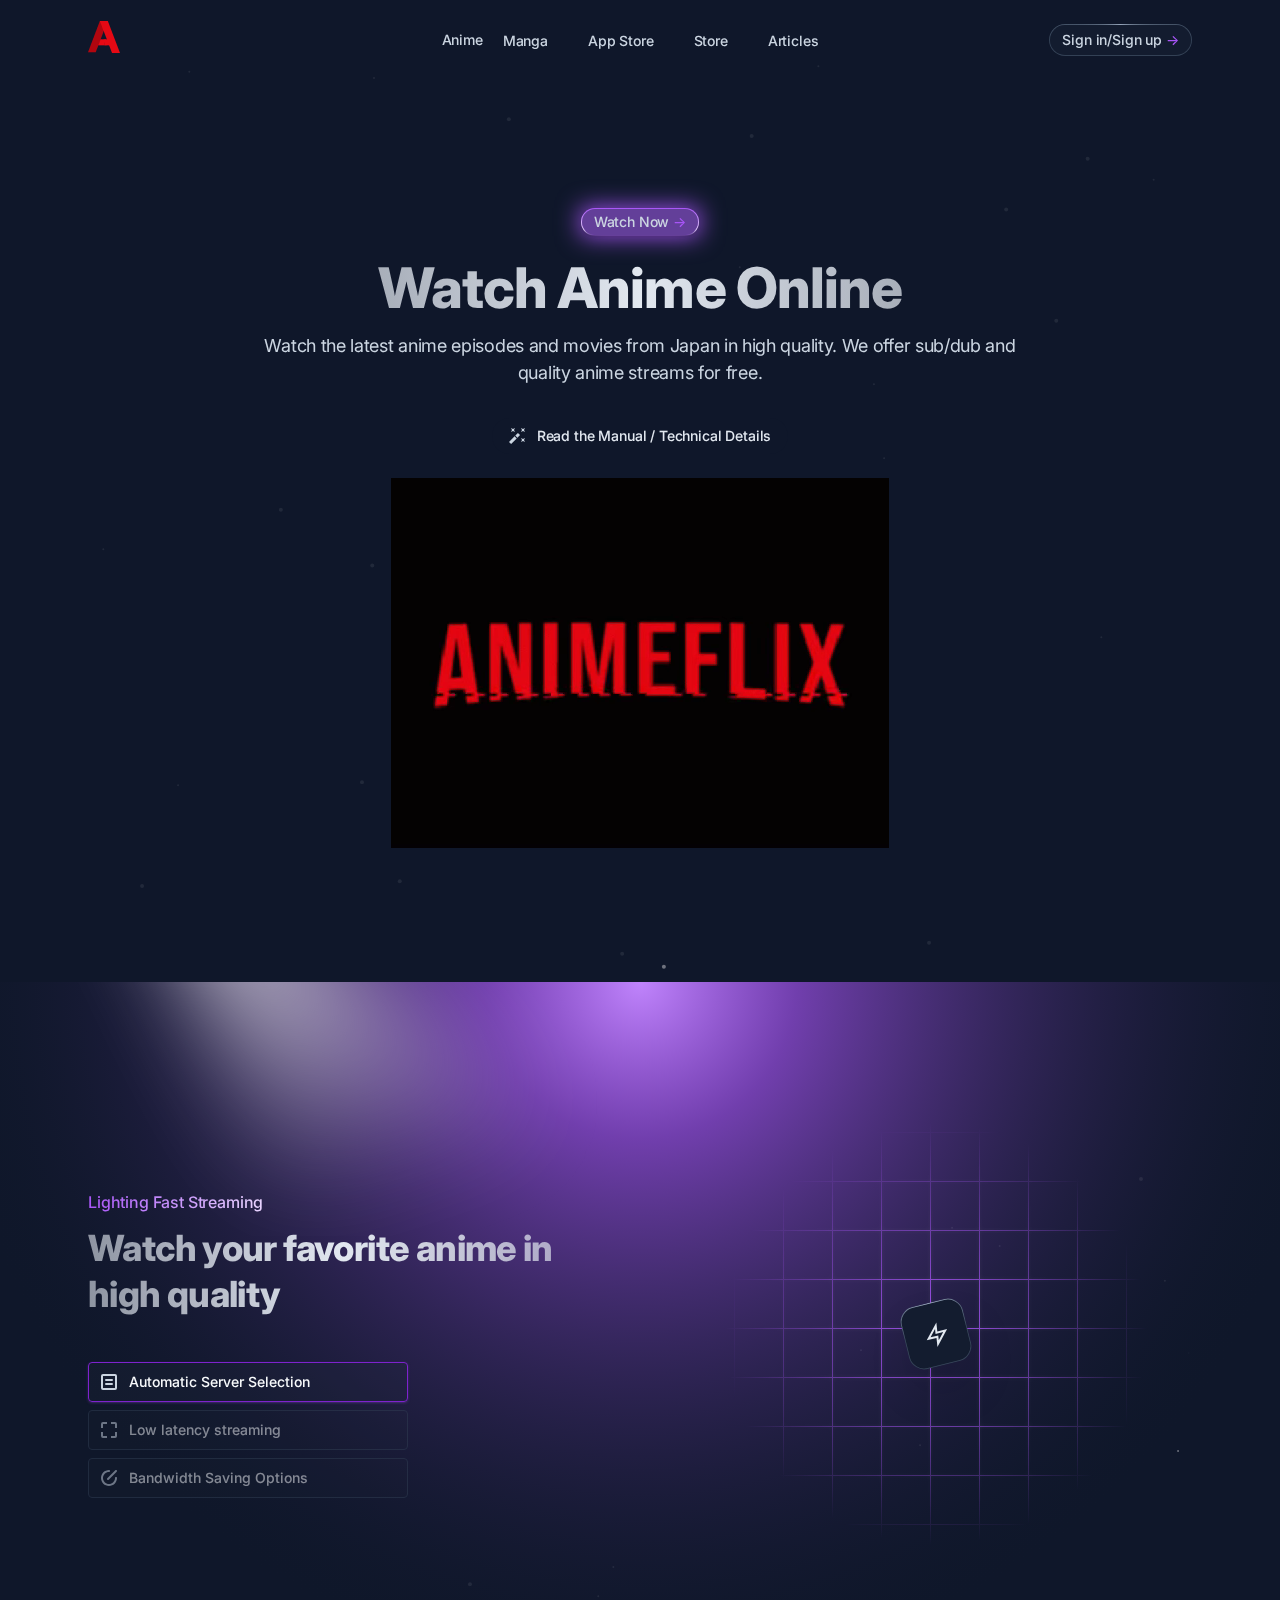
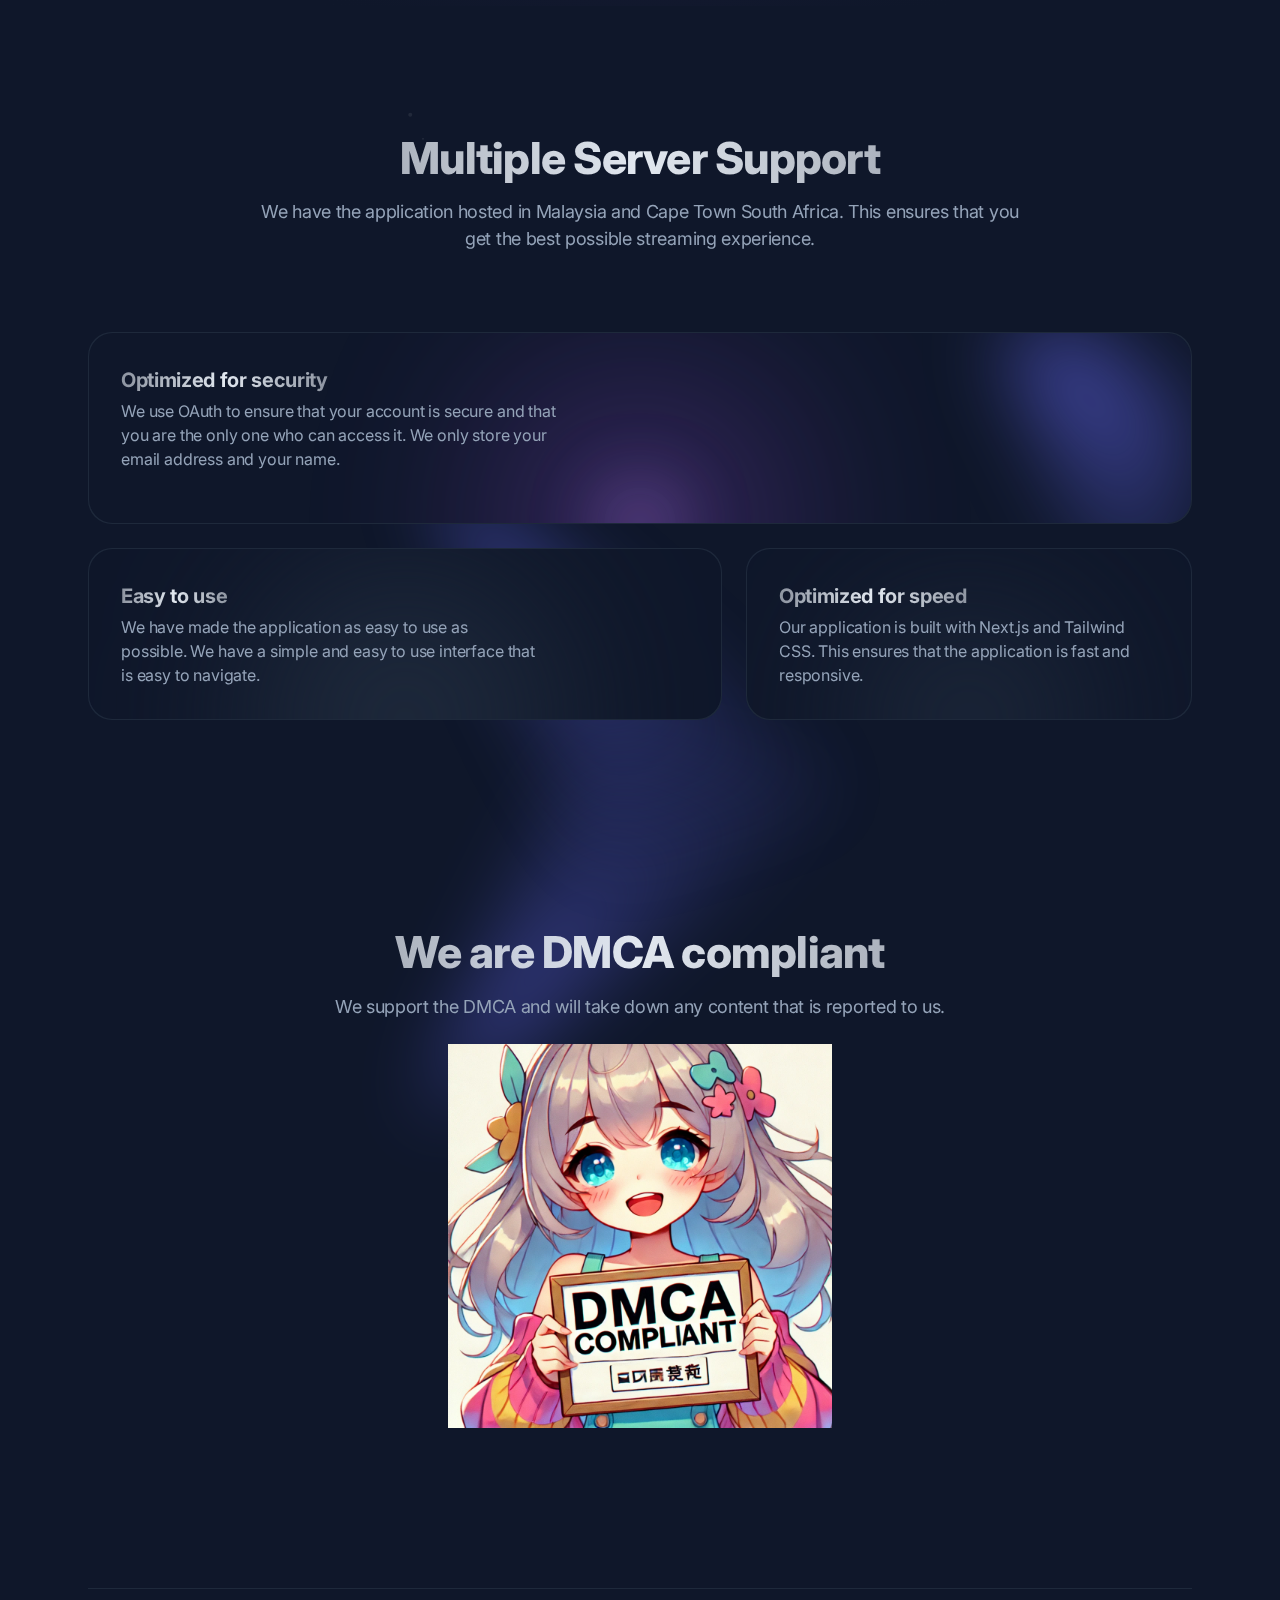
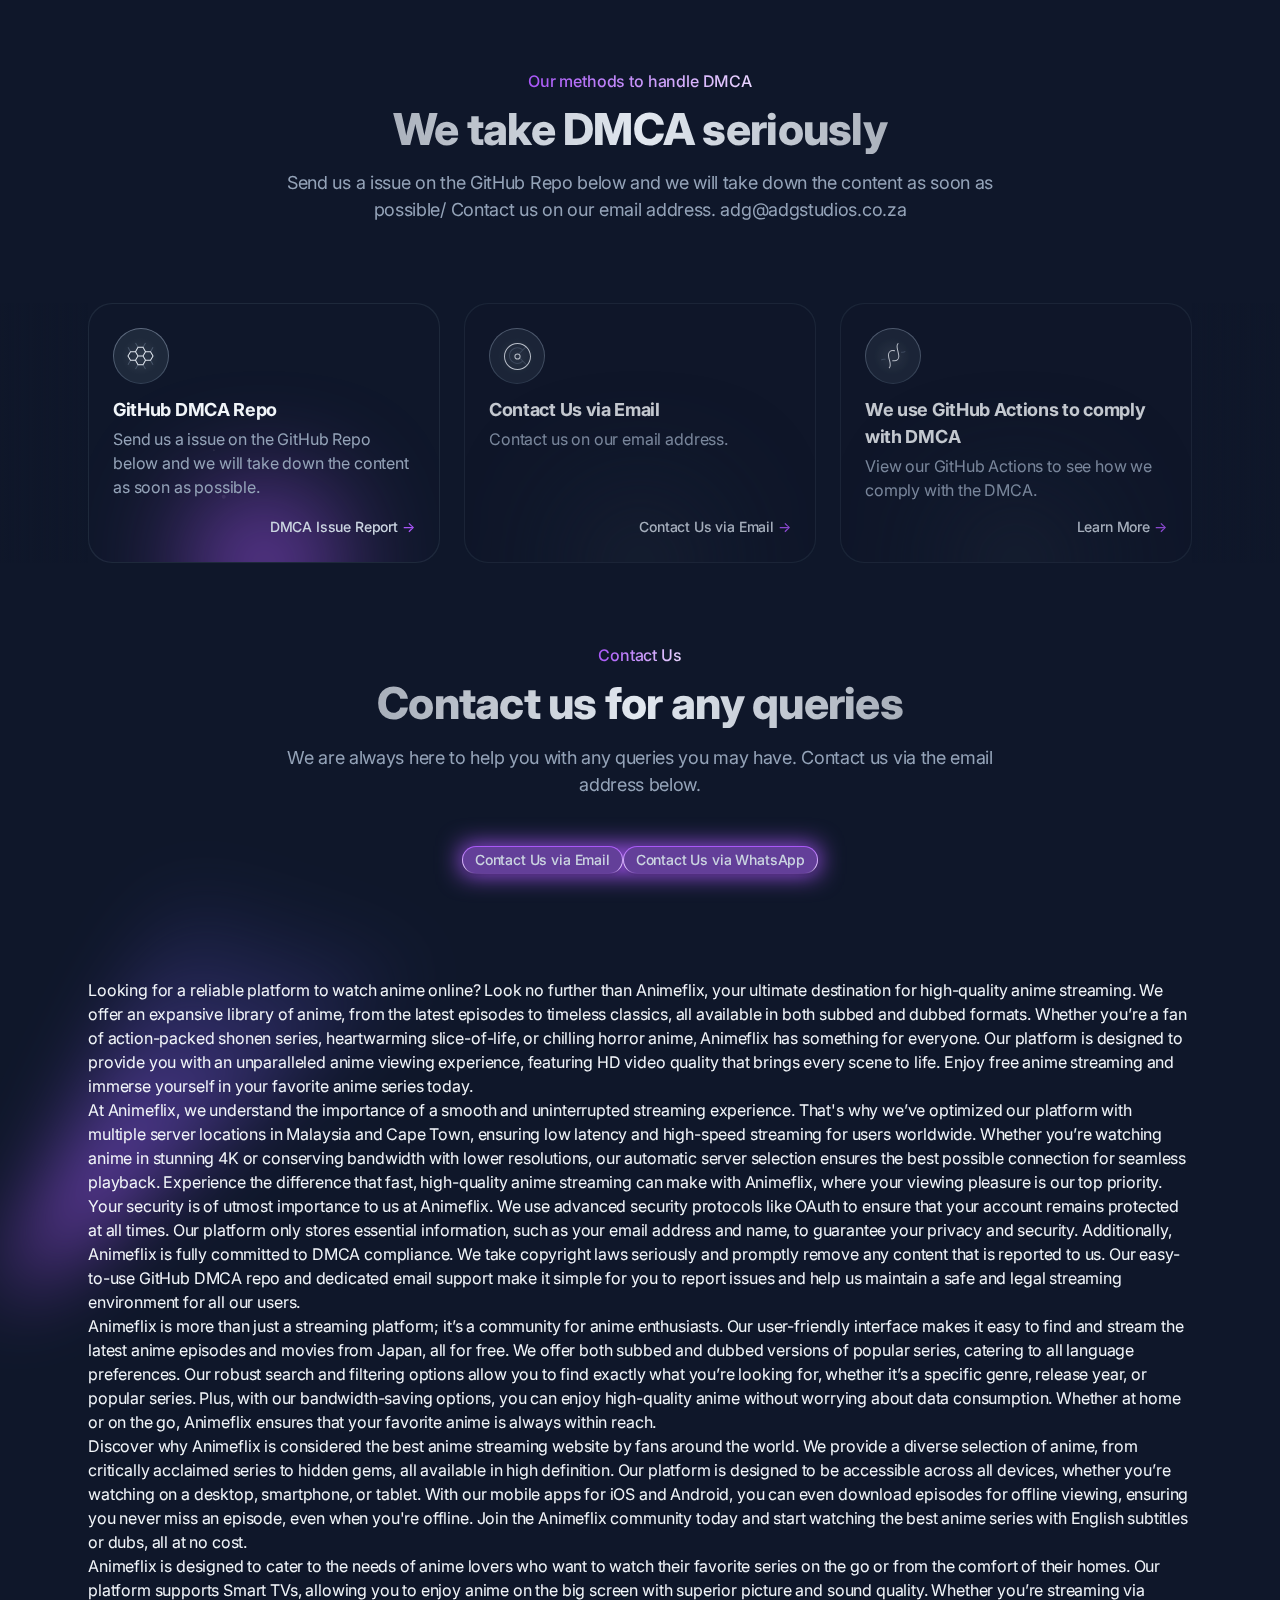
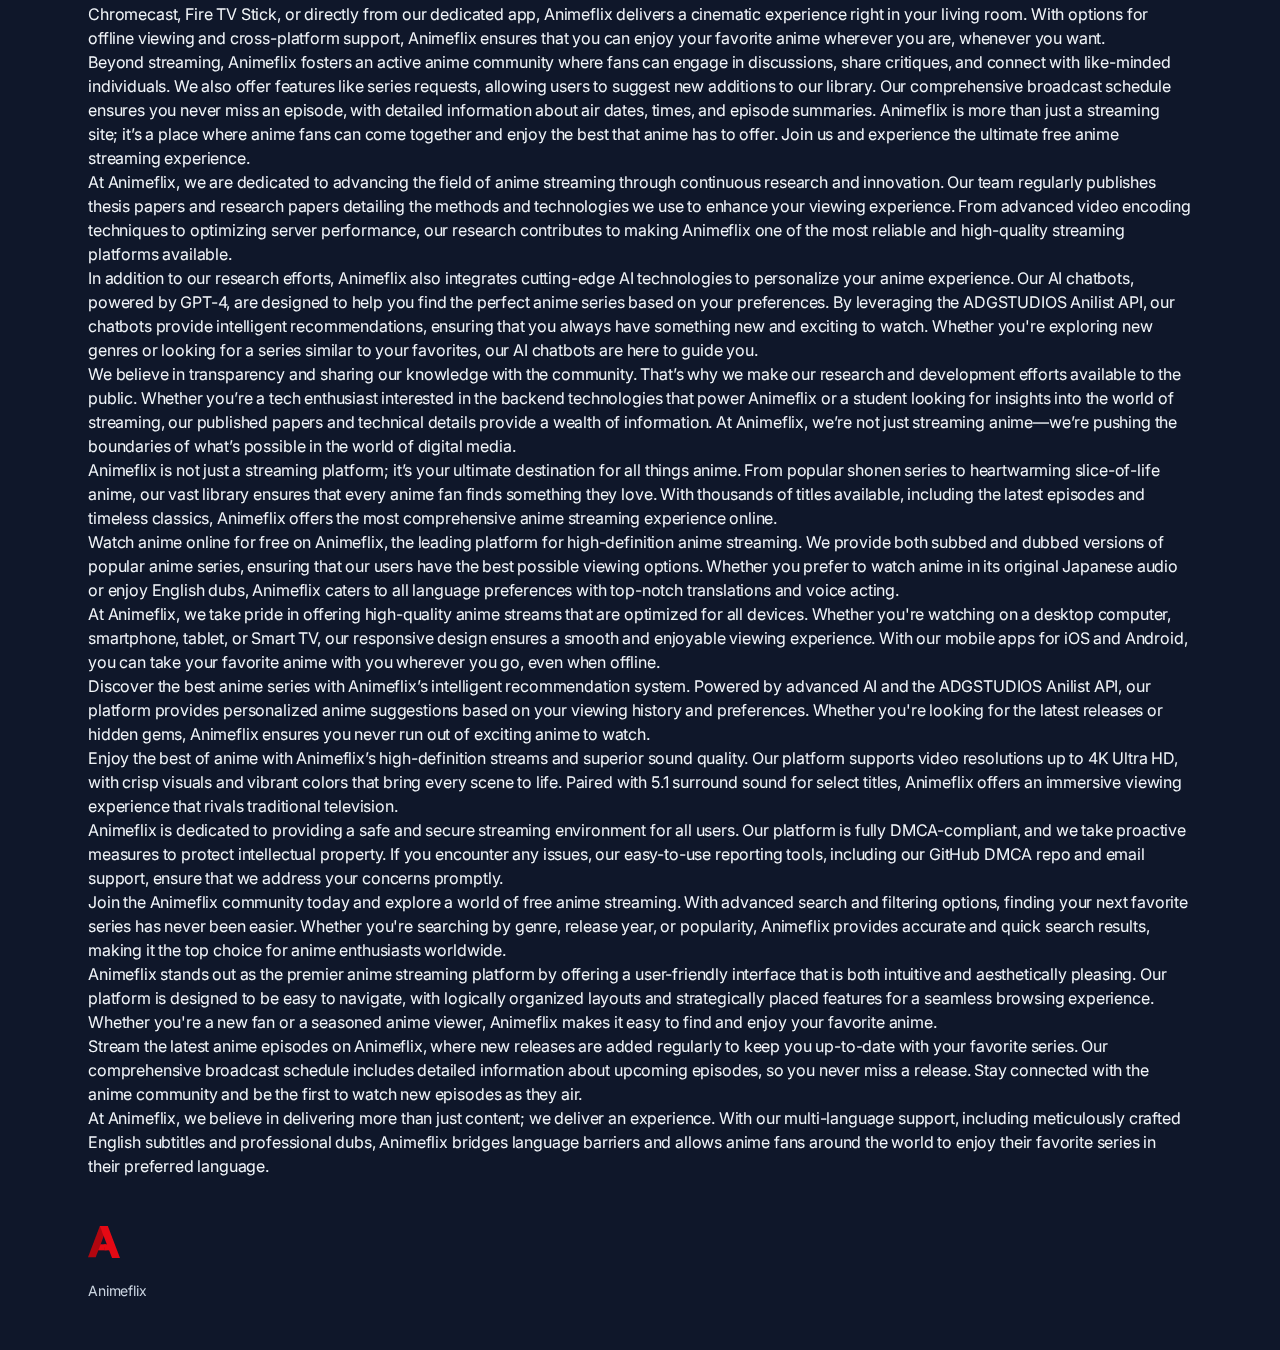
<file: index.html>
<!DOCTYPE html>
<html lang="en" class="cmmz3">

<head>
    <meta name="viewport" content="width=device-width">
    <meta charset="utf-8">
    <title>AnimeFlix | Watch Free Anime Online in HD</title>
    <meta name="robots" content="index,follow">
    <meta name="twitter:card" content="summary_large_image">
    <meta property="og:url" content="https://animeflix.adgstudios.co.za">
    <meta property="og:type" content="website">
    <meta property="og:locale" content="en_US">
    <link rel="canonical" href="https://animeflix.adgstudios.co.za">
    <meta name="theme-color" content="#0F0F0F">
    <meta name="applie-mobile-web-app-capable" content="yes">
    <meta name="apple-mobile-web-app-status-bar-style" content="#0F0F0F">
    <meta name="description"
        content="AnimeFlix is the leading anime streaming website in the world, offering diverse, free, and high-quality anime content. Watch English subbed and dubbed anime in high-definition (HD) online with AnimeFlix.">
    <meta property="og:title" content="AnimeFlix | Watch Free Anime Online in HD">
    <meta property="og:description"
        content="AnimeFlix is the leading anime streaming website in the world, offering diverse, free, and high-quality anime content. Watch English subbed and dubbed anime in high-definition (HD) online with AnimeFlix.">
    <meta property="og:image" content="./AnimeflixSEO.jpeg">
    <meta property="og:image:alt" content="AnimeFlix">
    <meta property="og:image:width" content="800">
    <meta property="og:image:height" content="600">
    <meta property="og:site_name" content="AnimeFlix">
    <meta property="dc:creator" content="AnimeFlix">
    <meta name="application-name" content="AnimeFlix">
    <meta name="keywords"
        content="anime, watch anime, anime online, free anime, stream anime, HD anime, AnimeFlix, English dubbed anime, English subbed anime">
    <meta name="robots" content="index, follow">
    <meta name="twitter:card" content="summary_large_image">
    <meta name="twitter:site" content="@AnimeFlix">
    <meta name="twitter:title" content="AnimeFlix | Watch Free Anime Online in HD">
    <meta name="twitter:description"
        content="AnimeFlix is the leading anime streaming website in the world, offering diverse, free, and high-quality anime content. Watch English subbed and dubbed anime in high-definition (HD) online with AnimeFlix.">
    <meta name="twitter:image" content="./AnimeflixSEO.jpeg">


    <link rel="icon" type="image/x-icon" href="./favicon.ico">

    <!-- Preload and Defer Stylesheets -->
    <link rel="preload" href="./static/aos.css" as="style">
    <link rel="preload" href="./static/swiper-bundle.min.css" as="style">
    <link rel="preload" href="./static/style.css" as="style">

    <link href="./static/aos.css" rel="stylesheet">
    <link rel="stylesheet" href="./static/swiper-bundle.min.css">
    <link href="./static/style.css" rel="stylesheet">

    <link rel="icon" type="image/png" href="./static/favicon-32x32.png" sizes="32x32">
    <!-- @import url('https://fonts.googleapis.com/css2?family=Inter:wght@400;500;700;800&display=swap');-->
    <link rel="stylesheet" href="https://fonts.googleapis.com/css2?family=Inter:wght@400;500;700;800&display=swap">
    <script src="./static/alpinejs.min.js" defer=""></script>

    <script src="./static/main.js" defer=""></script>


</head>


<body class="c4f4x cnihn cs2bp c55gg czrq6">

    <!-- Page wrapper -->
    <div class="crm2f cbvce cxgh5 cfebz c4agq">

        <!-- Site header -->
        <header class="ca5ue ca0gw cverl">
            <div class="co3q6 csm51 csya4 ccyhi">
                <div class="cm7bi c2sao c4jjw c4agq cm0fl">

                    <!-- Site branding -->
                    <div class="ci0vw">
                        <!-- Logo -->
                        <a class="cwban" href="/" aria-label="Animeflix">
                            <img class="cbdyn" src="./static/favicon-32x32.png" width="32" height="32" alt="Animeflix">
                        </a>
                    </div>

                    <!-- Desktop navigation -->
                    <nav class="cp37h cjnbw ch9bk">

                        <!-- Desktop menu links -->
                        <ul class="csqqr c2sao cbsu6 c4agq c9wgl">
                            <li>
                                <a class="c0z2s cit3o ccqx1 coow7 cvdvu c4agq"
                                    href="https://anime.adgstudios.co.za/library">Anime</a>                                        
                            </li>
                            <li>
                                <a class=" c0z2s cit3o cx3jz ccqx1 cgi3a cqxsj ch2qt cvdvu ciz32"
                                    href="https://manga.adgstudios.co.za">Manga</a>
                            </li>
    
                            <li>
                                <a class=" c0z2s cit3o cx3jz ccqx1 cgi3a cqxsj ch2qt cvdvu ciz32"
                                    href="https://apps.adgstudios.co.za/">App Store</a>
                            </li>

                            <li>
                                <a class=" c0z2s cit3o cx3jz ccqx1 cgi3a cqxsj ch2qt cvdvu ciz32"
                                    href="https://www.bonfire.com/store/animeflix/">Store</a>
                            </li>

                            <li>
                                <a class=" c0z2s cit3o cx3jz ccqx1 cgi3a cqxsj ch2qt cvdvu ciz32"
                                    href="/articles.html">Articles</a>
                            </li>
                        </ul>

                    </nav>

                    <!-- Desktop sign in links -->
                    <ul class="c2sao cq21c ci0vw c4agq">
                        <li class="cci1o">
                            <a class="c3d7q c272e cegg3 c8isz c0z2s c1mpe ccqfq cit3o cx3jz cgi3a cqxsj c27r3 cfl4k ca0gw cq2yg"
                                href="https://anime.adgstudios.co.za/login">
                                <span class="c2sao cwban c27r3">
                                    Sign in/Sign up <span class="c9pof c406y cxxyq c3fbv cx3jz cgi3a cqzh1">-&gt;</span>
                                </span>
                            </a>
                        </li>
                    </ul>

                    <!-- Mobile menu -->
                    <div class="c2sao c89zz cwap3 c4agq" x-data="{ expanded: false }">

                        <!-- Hamburger button -->
                        <button class="c381v" :class="{ &#39;active&#39;: expanded }" @click.stop="expanded = !expanded"
                            aria-controls="mobile-nav" :aria-expanded="expanded" aria-expanded="false">
                            <span class="cmmna">Menu</span>
                            <svg class="c0z2s cit3o cm1cr cx3jz cgi3a cqxsj csq2q c7vsq" viewBox="0 0 20 20"
                                xmlns="http://www.w3.org/2000/svg">
                                <rect y="2" width="20" height="2" rx="1"></rect>
                                <rect y="9" width="20" height="2" rx="1"></rect>
                                <rect y="16" width="20" height="2" rx="1"></rect>
                            </svg>
                        </button>

                        <!-- Mobile navigation -->
                        <nav id="mobile-nav" class="cbvce cml7t cpjek cgi3a ca5ue chez1 csm51 c1tcw ca0gw ccxsu ccyhi"
                            x-ref="mobileNav"
                            :style="expanded ? &#39;max-height: &#39; + $refs.mobileNav.scrollHeight + &#39;px; opacity: 1&#39; : &#39;max-height: 0; opacity: .8&#39;"
                            @click.outside="expanded = false" @keydown.escape.window="expanded = false"
                            style="max-height: 0; opacity: .8">
                            <ul class="c3d7q cy8oh c8nst coow7 cn544 ccyhi">
                                <li>
                                    <a class="c0z2s cit3o ccqx1 coow7 cvdvu c4agq"
                                        href="https://anime.adgstudios.co.za/library">Anime</a>                                        
                                </li>
                                <li>
                                    <a class="c0z2s cit3o ccqx1 coow7 cvdvu c4agq"
                                        href="https://manga.adgstudios.co.za">Manga</a>
                                </li>
                                <li>
                                    <a class="c0z2s cit3o ccqx1 coow7 cvdvu c4agq"
                                        href="https://apps.adgstudios.co.za/">App Store</a>
                                </li>
                                <li>
                                    <a class="c0z2s cit3o ccqx1 coow7 cvdvu c4agq"
                                        href="https://www.bonfire.com/store/animeflix/">Store</a>
                                </li>
                                <li>
                                    <a class="c0z2s cit3o ccqx1 coow7 cvdvu c4agq"
                                        href="/articles.html">Articles</a>
                                </li>
                   
                            </ul>
                        </nav>

                    </div>

                </div>
            </div>
        </header>

        <!-- Page content -->
        <main class="c9wgl">

            <!-- Hero -->
            <section>
                <div class="co3q6 c27r3 csm51 csya4 ccyhi">

                    <!-- Particles animation -->
                    <div class="ca5ue cwmqr ch67j" aria-hidden="true">
                        <canvas data-particle-animation="" width="2304" height="1164"
                            style="width: 1152px; height: 582px;"></canvas>
                    </div>

                    <div class="chhmv cbcs7 ceyts cp02i">

                        <!-- Hero content -->
                        <div class="cw9su c80wd csya4">
                            <div class="cr8dw">
                                <div class="cnna9 c1mpe ccqfq ctaxy cwban c27r3">
                                    <a class="cfhua c272e cpm5o c8isz c0z2s c1mpe ccqfq cit3o cx3jz cgi3a cqxsj c27r3 coqcu cfl4k c1xwr cq2yg"
                                        href="https://anime.adgstudios.co.za/library">
                                        <span class="c2sao cwban c27r3">
                                            Watch Now <span
                                                class="c9pof c406y cxxyq c3fbv cx3jz cgi3a cqzh1">-&gt;</span>
                                        </span>
                                    </a>
                                </div>
                            </div>
                            <div class="cc7gh ccqrz cx8zw c6df8 cfcmr ctwez cvc1j cbmj0">Watch Anime Online</div>
                            <p class="cit3o cbgr1 cpvtt">Watch the latest anime episodes and movies from Japan in high
                                quality. We offer sub/dub and quality anime streams for free.</p>
                            <!-- center -->

                            <div class="cpp4l c9wnx ckigx cmcsl csko9 cavuv chcps csya4">
                                <div>
                                    <a class="ck6jn c0z2s cupde c5myo cs2bp cx3jz cgi3a cqxsj ca0gw cyijk"
                                        href="https://animeflixmanual.adgstudios.co.za/">
                                        <svg class="c6ek1 cl3jq cygn6" xmlns="http://www.w3.org/2000/svg" width="16"
                                            height="16">
                                            <path
                                                d="m1.999 0 1 2-1 2 2-1 2 1-1-2 1-2-2 1zM11.999 0l1 2-1 2 2-1 2 1-1-2 1-2-2 1zM11.999 10l1 2-1 2 2-1 2 1-1-2 1-2-2 1zM6.292 7.586l2.646-2.647L11.06 7.06 8.413 9.707zM0 13.878l5.586-5.586 2.122 2.121L2.12 16z">
                                            </path>
                                        </svg>
                                        <span>Read the Manual / Technical Details</span>
                                    </a>
                                </div>


                            </div>
                            <br>
                            <br>
                            <span class="c2sao cwban c27r3">
                                <!-- ezgif-6-ef156ebc88.webm hide video controls -->
                                <video width="100%" height="100%" autoplay loop muted playsinline>
                                    <source src="./static/ezgif-6-ef156ebc88.webm" type="video/webm">
                                    Your browser does not support the video tag.
                                </video>
                            </span>

                        </div>

                    </div>
                </div>
            </section>



            <!-- Features -->
            <section>
                <div class="co3q6 c27r3 csm51 csya4 ccyhi">

                    <!-- Illustration -->
                    <div class="c3sb3 c6jr6 cbvce ca5ue cwmqr cv9w8 ch67j" aria-hidden="true">
                        <div class="c2vxt c3x17 ca5ue cl6qg ch67j">
                            <img src="./static/glow-top.svg" class="cbdyn" width="1404" height="658"
                                alt="Features Illustration">
                        </div>
                    </div>

                    <div class="c9eon cbcs7 cifrc cc3g6">

                        <div x-data="{ tab: &#39;1&#39; }">

                            <!-- Section content -->
                            <div class="c384i c2hl3 c4dcx c64wf cgmv7 ctxt1 cuidr cyciu c38ok cfebz csya4 c4agq">

                                <!-- Content -->
                                <div class="c2y0a cfei9 c2id4 c9j74 ciof7">
                                    <!-- Content #1 -->
                                    <div>
                                        <div class="ccqrz c6df8 ccal6 cuygr ctwez cwban ccqx1 c6wvq">Lighting Fast
                                            Streaming</div>
                                    </div>
                                    <h3 class="cc7gh ccqrz cx8zw c6df8 cfcmr ctwez c6wvq c6m3m">Watch your favorite
                                        anime in high quality</h3>
                                    <p class="cmuyi cbgr1 cpvtt">
                                    <div class="c07t0 ccea9 chcps cv8av">
                                        <button
                                            class="cvq3v cwlfg c8azi c2sao cx3jz ccqx1 cgi3a cqxsj c36jb cvdvu ca0gw cn544 c4agq cpjg8 c8x2c cgx4y c1xwr cmzyq"
                                            :class="tab !== &#39;1&#39; ? &#39;cupc0 cp4r7&#39; : &#39;cgx4y c1xwr cmzyq&#39;"
                                            @click.prevent="tab = &#39;1&#39;">
                                            <svg class="c6ek1 cl3jq cygn6" xmlns="http://www.w3.org/2000/svg" width="16"
                                                height="16">
                                                <path
                                                    d="M14 0a2 2 0 0 1 2 2v12a2 2 0 0 1-2 2H2a2 2 0 0 1-2-2V2a2 2 0 0 1 2-2h12Zm0 14V2H2v12h12Zm-3-7H5a1 1 0 1 1 0-2h6a1 1 0 0 1 0 2Zm0 4H5a1 1 0 0 1 0-2h6a1 1 0 0 1 0 2Z">
                                                </path>
                                            </svg>
                                            <span>Automatic Server Selection</span>
                                        </button>
                                        <button
                                            class="cvq3v cwlfg c8azi c2sao cx3jz ccqx1 cgi3a cqxsj c36jb cvdvu ca0gw cn544 c4agq cpjg8 c8x2c cupc0 cp4r7"
                                            :class="tab !== &#39;2&#39; ? &#39;cupc0 cp4r7&#39; : &#39;cgx4y c1xwr cmzyq&#39;"
                                            @click.prevent="tab = &#39;2&#39;">
                                            <svg class="c6ek1 cl3jq cygn6" xmlns="http://www.w3.org/2000/svg" width="16"
                                                height="16">
                                                <path
                                                    d="M2 6H0V2a2 2 0 0 1 2-2h4v2H2v4ZM16 6h-2V2h-4V0h4a2 2 0 0 1 2 2v4ZM14 16h-4v-2h4v-4h2v4a2 2 0 0 1-2 2ZM6 16H2a2 2 0 0 1-2-2v-4h2v4h4v2Z">
                                                </path>
                                            </svg>
                                            <span>Low latency streaming</span>
                                        </button>
                                        <button
                                            class="cvq3v cwlfg c8azi c2sao cx3jz ccqx1 cgi3a cqxsj c36jb cvdvu ca0gw cn544 c4agq cpjg8 c8x2c cupc0 cp4r7"
                                            :class="tab !== &#39;3&#39; ? &#39;cupc0 cp4r7&#39; : &#39;cgx4y c1xwr cmzyq&#39;"
                                            @click.prevent="tab = &#39;3&#39;">
                                            <svg class="c6ek1 cl3jq cygn6" xmlns="http://www.w3.org/2000/svg" width="16"
                                                height="16">
                                                <path
                                                    d="M14.3.3c.4-.4 1-.4 1.4 0 .4.4.4 1 0 1.4l-8 8c-.2.2-.4.3-.7.3-.3 0-.5-.1-.7-.3-.4-.4-.4-1 0-1.4l8-8ZM15 7c.6 0 1 .4 1 1 0 4.4-3.6 8-8 8s-8-3.6-8-8 3.6-8 8-8c.6 0 1 .4 1 1s-.4 1-1 1C4.7 2 2 4.7 2 8s2.7 6 6 6 6-2.7 6-6c0-.6.4-1 1-1Z">
                                                </path>
                                            </svg>
                                            <span>Bandwidth Saving Options</span>
                                        </button>
                                    </div>
                                </div>

                                <!-- Image -->
                                <div class="c4cgf c9j74">
                                    <div class="c27r3 cqdf3 cqvoe">

                                        <!-- Particles animation -->
                                        <div class="ca5ue cwmqr ch67j">
                                            <canvas data-particle-animation="" data-particle-quantity="8"
                                                data-particle-staticity="30" width="1024" height="768"
                                                style="width: 512px; height: 384px;"></canvas>
                                        </div>

                                        <div class="csqqr c2sao c4agq">
                                            <div class="csqqr c2sao c27r3 c4agq crp11 c0xl9">
                                                <!-- Halo effect -->
                                                <svg class="cqczd c3sb3 c2vxt czyer c3x17 cclua ca5ue cqv5f cwmqr cu3s3"
                                                    width="480" height="480" viewBox="0 0 480 480"
                                                    xmlns="http://www.w3.org/2000/svg">
                                                    <defs>
                                                        <lineargradient id="pulse-a" x1="50%" x2="50%" y1="100%"
                                                            y2="0%">
                                                            <stop offset="0%" stop-color="#A855F7"></stop>
                                                            <stop offset="76.382%" stop-color="#FAF5FF"></stop>
                                                            <stop offset="100%" stop-color="#6366F1"></stop>
                                                        </lineargradient>
                                                    </defs>
                                                    <g fill-rule="evenodd">
                                                        <path class="cbmx5" fill="url(#pulse-a)" fill-rule="evenodd"
                                                            d="M240,0 C372.5484,0 480,107.4516 480,240 C480,372.5484 372.5484,480 240,480 C107.4516,480 0,372.5484 0,240 C0,107.4516 107.4516,0 240,0 Z M240,88.8 C156.4944,88.8 88.8,156.4944 88.8,240 C88.8,323.5056 156.4944,391.2 240,391.2 C323.5056,391.2 391.2,323.5056 391.2,240 C391.2,156.4944 323.5056,88.8 240,88.8 Z">
                                                        </path>
                                                        <path class="cubym cbmx5" fill="url(#pulse-a)"
                                                            fill-rule="evenodd"
                                                            d="M240,0 C372.5484,0 480,107.4516 480,240 C480,372.5484 372.5484,480 240,480 C107.4516,480 0,372.5484 0,240 C0,107.4516 107.4516,0 240,0 Z M240,88.8 C156.4944,88.8 88.8,156.4944 88.8,240 C88.8,323.5056 156.4944,391.2 240,391.2 C323.5056,391.2 391.2,323.5056 391.2,240 C391.2,156.4944 323.5056,88.8 240,88.8 Z">
                                                        </path>
                                                        <path class="chxkd cbmx5" fill="url(#pulse-a)"
                                                            fill-rule="evenodd"
                                                            d="M240,0 C372.5484,0 480,107.4516 480,240 C480,372.5484 372.5484,480 240,480 C107.4516,480 0,372.5484 0,240 C0,107.4516 107.4516,0 240,0 Z M240,88.8 C156.4944,88.8 88.8,156.4944 88.8,240 C88.8,323.5056 156.4944,391.2 240,391.2 C323.5056,391.2 391.2,323.5056 391.2,240 C391.2,156.4944 323.5056,88.8 240,88.8 Z">
                                                        </path>
                                                    </g>
                                                </svg>
                                                <!-- Grid -->
                                                <div
                                                    class="cwu6b c3sb3 c2vxt czyer cbvce cdfzt czyps c3584 c3x17 cclua ca5ue cqv5f cwmqr">
                                                    <div class="c2vo5 cs79m">
                                                        <div class="cwkka cxqwr cnq12 ca5ue cwmqr"></div>
                                                        <div class="c1uh7 ca5ue cwmqr"></div>
                                                        <div class="cb8y7 cxqwr cnq12 ca5ue cwmqr"></div>
                                                        <div class="cilw6 ca5ue cwmqr"></div>
                                                    </div>
                                                </div>
                                                <!-- Icons -->
                                                <div x-show="tab === &#39;1&#39;"
                                                    x-transition:enter="cqxsj cft38 c97ew cm6k3"
                                                    x-transition:enter-start="croy4 c48ms"
                                                    x-transition:enter-end="c32rm ch656"
                                                    x-transition:leave="cqxsj cft38 c97ew ca5ue"
                                                    x-transition:leave-start="c32rm ch656"
                                                    x-transition:leave-end="croy4 c52mo">
                                                    <div
                                                        class="c3d7q cegg3 cn2kl cy8oh cltb2 c1mpe ccqfq csqqr c2sao cck9i ctnsh c27r3 cn544 c4agq cm0fl c0ho4">
                                                        <svg class="c0gs1 c27r3" xmlns="http://www.w3.org/2000/svg"
                                                            width="23" height="25">
                                                            <path fill-rule="nonzero"
                                                                d="M10.55 15.91H.442L14.153.826 12.856 9.91h10.107L9.253 24.991l1.297-9.082Zm.702-8.919L4.963 13.91h7.893l-.703 4.918 6.289-6.918H10.55l.702-4.918Z">
                                                            </path>
                                                        </svg>
                                                    </div>
                                                </div>
                                                <div x-show="tab === &#39;2&#39;"
                                                    x-transition:enter="cqxsj cft38 c97ew cm6k3"
                                                    x-transition:enter-start="croy4 c48ms"
                                                    x-transition:enter-end="c32rm ch656"
                                                    x-transition:leave="cqxsj cft38 c97ew ca5ue"
                                                    x-transition:leave-start="c32rm ch656"
                                                    x-transition:leave-end="croy4 c52mo" style="display: none;">
                                                    <div
                                                        class="c3d7q cegg3 cn2kl cy8oh cltb2 c1mpe ccqfq csqqr c2sao cck9i ctnsh c27r3 cn544 c4agq cm0fl c0ho4">
                                                        <svg class="c0gs1 c27r3" xmlns="http://www.w3.org/2000/svg"
                                                            width="22" height="22">
                                                            <path
                                                                d="M18 14h-2V8h2c2.2 0 4-1.8 4-4s-1.8-4-4-4-4 1.8-4 4v2H8V4c0-2.2-1.8-4-4-4S0 1.8 0 4s1.8 4 4 4h2v6H4c-2.2 0-4 1.8-4 4s1.8 4 4 4 4-1.8 4-4v-2h6v2c0 2.2 1.8 4 4 4s4-1.8 4-4-1.8-4-4-4ZM16 4c0-1.1.9-2 2-2s2 .9 2 2-.9 2-2 2h-2V4ZM2 4c0-1.1.9-2 2-2s2 .9 2 2v2H4c-1.1 0-2-.9-2-2Zm4 14c0 1.1-.9 2-2 2s-2-.9-2-2 .9-2 2-2h2v2ZM8 8h6v6H8V8Zm10 12c-1.1 0-2-.9-2-2v-2h2c1.1 0 2 .9 2 2s-.9 2-2 2Z">
                                                            </path>
                                                        </svg>
                                                    </div>
                                                </div>
                                                <div x-show="tab === &#39;3&#39;"
                                                    x-transition:enter="cqxsj cft38 c97ew cm6k3"
                                                    x-transition:enter-start="croy4 c48ms"
                                                    x-transition:enter-end="c32rm ch656"
                                                    x-transition:leave="cqxsj cft38 c97ew ca5ue"
                                                    x-transition:leave-start="c32rm ch656"
                                                    x-transition:leave-end="croy4 c52mo" style="display: none;">
                                                    <div
                                                        class="c3d7q cegg3 cn2kl cy8oh cltb2 c1mpe ccqfq csqqr c2sao cck9i ctnsh c27r3 cn544 c4agq cm0fl c0ho4">
                                                        <svg class="c0gs1 c27r3" xmlns="http://www.w3.org/2000/svg"
                                                            width="26" height="14">
                                                            <path fill-rule="nonzero"
                                                                d="m10 5.414-8 8L.586 12 10 2.586l6 6 8-8L25.414 2 16 11.414z">
                                                            </path>
                                                        </svg>
                                                    </div>
                                                </div>
                                            </div>
                                        </div>
                                    </div>
                                </div>

                            </div>

                        </div>

                    </div>
                </div>
            </section>

            <!-- Features #2 -->
            <section class="c27r3">

                <!-- Particles animation -->
                <div class="c2vxt c3x17 ca5ue cj7es c4cc0 cl6qg ch67j clxo2 cck8s">
                    <div class="ca5ue cwmqr ch67j" aria-hidden="true">
                        <canvas data-particle-animation="" data-particle-quantity="6" data-particle-staticity="30"
                            width="640" height="640" style="width: 320px; height: 320px;"></canvas>
                    </div>
                </div>

                <div class="co3q6 csm51 csya4 ccyhi">
                    <div class="cuyom cc3g6">

                        <!-- Section header -->
                        <div class="cw9su c80wd c9eon csya4 cifrc">
                            <h2 class="cc7gh ccqrz cx8zw c6df8 cfcmr ctwez cvc1j c4zau">Multiple Server Support</h2>
                            <p class="cmuyi cbgr1">We have the application hosted in Malaysia and Cape Town South
                                Africa. This ensures that you get the best possible streaming experience.</p>
                        </div>
                        <!-- Highlighted boxes -->
                        <div class="c9eon c27r3 cifrc">
                            <!-- Blurred shape -->
                            <div class="c3sb3 c2vxt cp4r7 c3x17 ca5ue c2s0w c7upq cjfxx" aria-hidden="true">
                                <svg xmlns="http://www.w3.org/2000/svg" width="434" height="427">
                                    <defs>
                                        <lineargradient id="bs2-a" x1="19.609%" x2="50%" y1="14.544%" y2="100%">
                                            <stop offset="0%" stop-color="#6366F1"></stop>
                                            <stop offset="100%" stop-color="#6366F1" stop-opacity="0"></stop>
                                        </lineargradient>
                                    </defs>
                                    <path fill="url(#bs2-a)" fill-rule="evenodd" d="m346 898 461 369-284 58z"
                                        transform="translate(-346 -898)"></path>
                                </svg>
                            </div>
                            <!-- Grid -->
                            <div class="cdt18 cvti0 cq2yg c68vp" data-highlighter="">
                                <!-- Box #1 -->
                                <div class="co7wv" style="--mouse-x: 561.5px; --mouse-y: 195.671875px;">
                                    <div
                                        class="cp2di c08y9 cnkqm coqle c272e cdmwi c41c6 cuuka cuehh c5tlw cnna9 c8isz ct0cz c3dq6 c5aca c1mpe cjfiv cj8zu cbvce cngbt ciw4n cww36 cmy5g cco6z cfetr cmpox c260e cyayz c27r3 ck8nf c0cl2">
                                        <div class="chrsn cbvce cs2bp c27r3 ck8nf ccxsu">
                                            <div class="c0pfd c16ty cuidr cfebz c4agq">
                                                <!-- Blurred shape -->
                                                <div class="ca5ue c7upq c96me cl6qg" aria-hidden="true">
                                                    <svg xmlns="http://www.w3.org/2000/svg" width="342" height="393">
                                                        <defs>
                                                            <lineargradient id="bs-a" x1="19.609%" x2="50%" y1="14.544%"
                                                                y2="100%">
                                                                <stop offset="0%" stop-color="#6366F1"></stop>
                                                                <stop offset="100%" stop-color="#6366F1"
                                                                    stop-opacity="0"></stop>
                                                            </lineargradient>
                                                        </defs>
                                                        <path fill="url(#bs-a)" fill-rule="evenodd"
                                                            d="m104 .827 461 369-284 58z"
                                                            transform="translate(0 -112.827)" opacity=".7"></path>
                                                    </svg>
                                                </div>
                                                <!-- Radial gradient -->
                                                <div class="c3sb3 c2vxt colir csqqr c21zy c2sao c3x17 ca5ue c2s0w ck8nf ch67j c4agq"
                                                    aria-hidden="true">
                                                    <div class="c9ua1 chor7 cw2sl cdfzt cutr4 ca5ue cwmqr"></div>
                                                    <div class="chor7 cpgjj cyo6y cdfzt ca5ue chosp cgi8e"></div>
                                                </div>


                                                <!-- Text -->
                                                <div class="cens0 cfei9 cl3jq cerjr ciof7 cnk07 c68q6 c95xw">
                                                    <div class="crdb2">
                                                        <div>
                                                            <h3
                                                                class="cc7gh ccqrz cx8zw c6df8 cfcmr ctwez cwban cflos cskrr cwj8y">
                                                                Optimized for security</h3>
                                                            <p class="cmuyi">We use OAuth to ensure that your account is
                                                                secure and that you are the only one who can access it.
                                                                We only store your email address and your name.</p>
                                                        </div>
                                                    </div>
                                                </div>
                                                <!-- Image -->
                                            </div>
                                        </div>
                                    </div>
                                </div>
                                <!-- Box #2 -->
                                <div class="cjp51" style="--mouse-x: 561.5px; --mouse-y: -230.328125px;">
                                    <div
                                        class="cp2di c08y9 cnkqm coqle c272e cdmwi c41c6 cuuka cuehh c5tlw cnna9 c8isz ct0cz c3dq6 c5aca c1mpe cjfiv cj8zu cbvce cngbt ciw4n cww36 cmy5g cco6z cfetr cmpox c260e cyayz c27r3 ck8nf c0cl2">
                                        <div class="chrsn cbvce cs2bp c27r3 ck8nf ccxsu">
                                            <div class="cfebz c4agq">
                                                <!-- Radial gradient -->
                                                <div class="c3sb3 c2vxt colir c21zy c3x17 ca5ue c2s0w c02j2 ch67j"
                                                    aria-hidden="true">
                                                    <div class="chor7 cal1k cdfzt cmy5g ca5ue cwmqr"></div>
                                                </div>
                                                <!-- Text -->
                                                <div class="cens0 cfei9 cl3jq ciof7 cnk07 c68q6 c95xw">
                                                    <div>
                                                        <h3
                                                            class="cc7gh ccqrz cx8zw c6df8 cfcmr ctwez cwban cflos cskrr cwj8y">
                                                            Easy to use</h3>
                                                        <p class="cmuyi">We have made the application as easy to use as
                                                            possible. We have a simple and easy to use interface that is
                                                            easy to navigate.</p>
                                                    </div>
                                                </div>

                                            </div>
                                        </div>
                                    </div>
                                </div>
                                <!-- Box #3 -->
                                <div class="ckb7e" style="--mouse-x: -96.5px; --mouse-y: -230.328125px;">
                                    <div
                                        class="cp2di c08y9 cnkqm coqle c272e cdmwi c41c6 cuuka cuehh c5tlw cnna9 c8isz ct0cz c3dq6 c5aca c1mpe cjfiv cj8zu cbvce cngbt ciw4n cww36 cmy5g cco6z cfetr cmpox c260e cyayz c27r3 ck8nf c0cl2">
                                        <div class="chrsn cbvce cs2bp c27r3 ck8nf ccxsu">
                                            <div class="cfebz c4agq">
                                                <!-- Radial gradient -->
                                                <div class="c3sb3 c2vxt colir c21zy c3x17 ca5ue c2s0w c02j2 ch67j"
                                                    aria-hidden="true">
                                                    <div class="chor7 cal1k cdfzt cmy5g ca5ue cwmqr"></div>
                                                </div>
                                                <!-- Text -->
                                                <div class="cens0 cfei9 cl3jq ciof7 cnk07 c68q6 c95xw">
                                                    <div>
                                                        <h3
                                                            class="cc7gh ccqrz cx8zw c6df8 cfcmr ctwez cwban cflos cskrr cwj8y">
                                                            Optimized for speed</h3>
                                                        <p class="cmuyi">Our application is built with Next.js and
                                                            Tailwind CSS. This ensures that the application is fast and
                                                            responsive.</p>
                                                    </div>
                                                </div>
                                            </div>
                                        </div>
                                    </div>
                                </div>
                            </div>
                        </div>


                    </div>
                </div>
            </section>

            <!-- Features #3 -->
            <section class="c27r3">

                <!-- Blurred shape -->
                <div class="c3sb3 c2vxt c9u35 cp4r7 c3x17 ca5ue c7upq cl6qg ch67j" aria-hidden="true">
                    <svg xmlns="http://www.w3.org/2000/svg" width="434" height="427">
                        <defs>
                            <lineargradient id="bs3-a" x1="19.609%" x2="50%" y1="14.544%" y2="100%">
                                <stop offset="0%" stop-color="#6366F1"></stop>
                                <stop offset="100%" stop-color="#6366F1" stop-opacity="0"></stop>
                            </lineargradient>
                        </defs>
                        <path fill="url(#bs3-a)" fill-rule="evenodd" d="m410 0 461 369-284 58z"
                            transform="matrix(1 0 0 -1 -410 427)"></path>
                    </svg>
                </div>

                <div class="co3q6 csm51 csya4 ccyhi">
                    <div class="czyxl c9eon cuyom ckbs2 cifrc cc3g6">

                        <!-- Section header -->
                        <div class="cw9su c80wd c9eon csya4 cifrc">
                            <h2 class="cc7gh ccqrz cx8zw c6df8 cfcmr ctwez cvc1j c4zau">We are DMCA compliant</h2>
                            <p class="cmuyi cbgr1">We support the DMCA and will take down any content that is reported
                                to us.</p>
                            <br>
                            <!-- center image-->

                            <img src="./static/dmca.webp" width="50%" height="100%" alt="DMCA Compliant" loading="lazy"
                                style="display: block; margin-left: auto; margin-right: auto;">

                        </div>




                    </div>
                </div>
            </section>

            <!-- Testimonials carousel -->
            <section>
                <div class="co3q6 csm51 csya4 ccyhi">
                    <div class="cazcv cbluc">

                        <!-- Section header -->
                        <div class="cw9su c80wd c9eon csya4 cifrc">
                            <div>
                                <div class="ccqrz c6df8 ccal6 cuygr ctwez cwban ccqx1 c6wvq">Our methods to handle DMCA
                                </div>
                            </div>
                            <h2 class="cc7gh ccqrz cx8zw c6df8 cfcmr ctwez cvc1j c4zau">We take DMCA seriously</h2>
                            <p class="cmuyi cbgr1">Send us a issue on the GitHub Repo below and we will take down the
                                content as soon as possible/ Contact us on our email address. adg@adgstudios.co.za</p>
                        </div>

                        <div
                            class="cv05a cylw7 csfv2 ctxpg cz1fi cr8xw cq1o6 cfvvn c1mpe ccqfq clxx2 ciw4n cww36 cs2p7 cbby6 c7lkj c27r3">
                            <div
                                class="stellar-carousel swiper-container cq2yg swiper-initialized swiper-horizontal swiper-backface-hidden">
                                <div class="swiper-wrapper cxlce" data-highlighter=""
                                    id="swiper-wrapper-ba43d2b6d54ac7b2" aria-live="polite"
                                    style="transform: translate3d(0px, 0px, 0px);">
                                    <!-- Carousel items -->
                                    <div class="swiper-slide cp2di c08y9 cnkqm coqle c272e cdmwi c41c6 cuuka cuehh c5tlw cnna9 c8isz ct0cz c3dq6 c5aca c1mpe cjfiv cj8zu cbvce cngbt ciw4n cww36 cmy5g cco6z cfetr cmpox cpbdd c260e cyayz c27r3 cw4pt c0cl2 swiper-slide-active"
                                        role="group" aria-label="1 / 5"
                                        style="width: 352px; margin-right: 24px; --mouse-x: 588.5px; --mouse-y: 175.859375px;">
                                        <div class="chrsn cbvce cs2bp c27r3 ck8nf ccxsu">
                                            <!-- Particles animation -->
                                            <div class="c4iwi cxnjs ch063 cwc7v cgi3a croy4 ca5ue cwmqr ch67j"
                                                aria-hidden="true">
                                                <canvas data-particle-animation="" data-particle-quantity="3"
                                                    width="700" height="462"
                                                    style="width: 350px; height: 231px;"></canvas>
                                            </div>
                                            <!-- Radial gradient -->
                                            <div class="c3sb3 c2vxt colir c21zy c3x17 ca5ue c2s0w cbbau ch67j"
                                                aria-hidden="true">
                                                <div
                                                    class="c9fo8 cqp3k chor7 c283n cdfzt cmy5g cwc7v cgi3a ca5ue cwmqr">
                                                </div>
                                            </div>
                                            <div class="cfebz ck8nf c4agq c95xw">
                                                <img class="c9eco" src="./static/carousel-icon-01.svg" width="56"
                                                    height="56" alt="Icon 01">
                                                <div class="c9wgl">
                                                    <div class="cflos cbgr1 c986a">GitHub DMCA Repo</div>
                                                    <div class="cmuyi c9eco">Send us a issue on the GitHub Repo below
                                                        and we will take down the content as soon as possible.</div>
                                                </div>
                                                <div class="cnldq">
                                                    <a class="c0z2s cit3o c2sao cx3jz cwban ccqx1 cgi3a cqxsj cvdvu cq2yg"
                                                        href="https://github.com/adgsenpai/DMCA-ADGSTUDIOS-LIST/issues">DMCA
                                                        Issue Report<span
                                                            class="c9pof c406y cxxyq c3fbv cx3jz cgi3a cqzh1">-&gt;</span></a>
                                                </div>
                                            </div>
                                        </div>
                                    </div>
                                    <div class="swiper-slide cp2di c08y9 cnkqm coqle c272e cdmwi c41c6 cuuka cuehh c5tlw cnna9 c8isz ct0cz c3dq6 c5aca c1mpe cjfiv cj8zu cbvce cngbt ciw4n cww36 cmy5g cco6z cfetr cmpox cpbdd c260e cyayz c27r3 cw4pt c0cl2 swiper-slide-next"
                                        role="group" aria-label="2 / 5"
                                        style="width: 352px; margin-right: 24px; --mouse-x: 212.5px; --mouse-y: 175.859375px;">
                                        <div class="chrsn cbvce cs2bp c27r3 ck8nf ccxsu">
                                            <!-- Particles animation -->
                                            <div class="c4iwi cxnjs ch063 cwc7v cgi3a croy4 ca5ue cwmqr ch67j"
                                                aria-hidden="true">
                                                <canvas data-particle-animation="" data-particle-quantity="3"
                                                    width="700" height="462"
                                                    style="width: 350px; height: 231px;"></canvas>
                                            </div>
                                            <!-- Radial gradient -->
                                            <div class="c3sb3 c2vxt colir c21zy c3x17 ca5ue c2s0w cbbau ch67j"
                                                aria-hidden="true">
                                                <div
                                                    class="c9fo8 cqp3k chor7 c283n cdfzt cmy5g cwc7v cgi3a ca5ue cwmqr">
                                                </div>
                                            </div>
                                            <div class="cfebz ck8nf c4agq c95xw">
                                                <img class="c9eco" src="./static/carousel-icon-02.svg" width="56"
                                                    height="56" alt="Icon 01">
                                                <div class="c9wgl">
                                                    <div class="cflos cbgr1 c986a">Contact Us via Email</div>
                                                    <div class="cmuyi c9eco">Contact us on our email address.</div>
                                                </div>
                                                <div class="cnldq">
                                                    <a class="c0z2s cit3o c2sao cx3jz cwban ccqx1 cgi3a cqxsj cvdvu cq2yg"
                                                        href="mailto:adg@adgstudios.co.za">Contact Us via
                                                        Email <span
                                                            class="c9pof c406y cxxyq c3fbv cx3jz cgi3a cqzh1">-&gt;</span></a>
                                                </div>
                                            </div>
                                        </div>
                                    </div>
                                    <div class="swiper-slide cp2di c08y9 cnkqm coqle c272e cdmwi c41c6 cuuka cuehh c5tlw cnna9 c8isz ct0cz c3dq6 c5aca c1mpe cjfiv cj8zu cbvce cngbt ciw4n cww36 cmy5g cco6z cfetr cmpox cpbdd c260e cyayz c27r3 cw4pt c0cl2"
                                        role="group" aria-label="3 / 5"
                                        style="width: 352px; margin-right: 24px; --mouse-x: -163.5px; --mouse-y: 175.859375px;">
                                        <div class="chrsn cbvce cs2bp c27r3 ck8nf ccxsu">
                                            <!-- Particles animation -->
                                            <div class="c4iwi cxnjs ch063 cwc7v cgi3a croy4 ca5ue cwmqr ch67j"
                                                aria-hidden="true">
                                                <canvas data-particle-animation="" data-particle-quantity="3"
                                                    width="700" height="462"
                                                    style="width: 350px; height: 231px;"></canvas>
                                            </div>
                                            <!-- Radial gradient -->
                                            <div class="c3sb3 c2vxt colir c21zy c3x17 ca5ue c2s0w cbbau ch67j"
                                                aria-hidden="true">
                                                <div
                                                    class="c9fo8 cqp3k chor7 c283n cdfzt cmy5g cwc7v cgi3a ca5ue cwmqr">
                                                </div>
                                            </div>
                                            <div class="cfebz ck8nf c4agq c95xw">
                                                <img class="c9eco" src="./static/carousel-icon-03.svg" width="56"
                                                    height="56" alt="Icon 01">
                                                <div class="c9wgl">
                                                    <div class="cflos cbgr1 c986a">We use GitHub Actions to comply with
                                                        DMCA</div>
                                                    <div class="cmuyi c9eco">View our GitHub Actions to see how we
                                                        comply with the DMCA.</div>
                                                </div>
                                                <div class="cnldq">
                                                    <a class="c0z2s cit3o c2sao cx3jz cwban ccqx1 cgi3a cqxsj cvdvu cq2yg"
                                                        href="https://github.com/adgsenpai/DMCA-ADGSTUDIOS-LIST/actions">Learn
                                                        More <span
                                                            class="c9pof c406y cxxyq c3fbv cx3jz cgi3a cqzh1">-&gt;</span></a>
                                                </div>
                                            </div>
                                        </div>
                                    </div>

                                </div>
                            </div>
                            <span class="swiper-notification" aria-live="assertive" aria-atomic="true"></span>
                        </div>
                    </div>


                </div>
    </div>
    </section>

    <!-- section to contact -->
    <section class="c27r3">
        <div class="co3q6 csm51 csya4 ccyhi">
            <div class="cazcv cbluc">

                <!-- Section header -->
                <div class="cw9su c80wd c9eon csya4 cifrc">
                    <div>
                        <div class="ccqrz c6df8 ccal6 cuygr ctwez cwban ccqx1 c6wvq">Contact Us</div>
                    </div>
                    <h2 class="cc7gh ccqrz cx8zw c6df8 cfcmr ctwez cvc1j c4zau">Contact us for any queries</h2>
                    <p class="cmuyi cbgr1">We are always here to help you with any queries you may have. Contact us
                        via the email address below.</p>
                    <br></br>
                    <div class="cr8dw">
                        <div class="cnna9 c1mpe ccqfq ctaxy cwban c27r3">
                            <a class="cfhua c272e cpm5o c8isz c0z2s c1mpe ccqfq cit3o cx3jz cgi3a cqxsj c27r3 coqcu cfl4k c1xwr cq2yg"
                                href="mailto:adg@adgstudios.co.za">
                                <span class="c2sao cwban c27r3">
                                    Contact Us via Email
                                </span>

                            </a>
                            <a class="cfhua c272e cpm5o c8isz c0z2s c1mpe ccqfq cit3o cx3jz cgi3a cqxsj c27r3 coqcu cfl4k c1xwr cq2yg"
                                href="https://wa.me/27605224922">
                                <span class="c2sao cwban c27r3">
                                    Contact Us via WhatsApp
                                </span>

                            </a>
                        </div>
                    </div>
                </div>
            </div>
        </div>
    </section>




    <!-- Features #4 -->
    <section class="c27r3">
        <div class="co3q6 c27r3 csm51 csya4 ccyhi">

            <!-- Blurred shape -->
            <div class="c3sb3 cutr4 ca5ue c7upq c1tcw ca7f1 c4cc0 cl6qg ch67j" aria-hidden="true">
                <svg xmlns="http://www.w3.org/2000/svg" width="434" height="427">
                    <defs>
                        <lineargradient id="bs4-a" x1="19.609%" x2="50%" y1="14.544%" y2="100%">
                            <stop offset="0%" stop-color="#A855F7"></stop>
                            <stop offset="100%" stop-color="#6366F1" stop-opacity="0"></stop>
                        </lineargradient>
                    </defs>
                    <path fill="url(#bs4-a)" fill-rule="evenodd" d="m0 0 461 369-284 58z"
                        transform="matrix(1 0 0 -1 0 427)"></path>
                </svg>
            </div>
        </div>
    </section>

    <section class="c27r3">
        <div class="co3q6 csm51 csya4 ccyhi">

            <p>
                Looking for a reliable platform to watch anime online? Look no further than Animeflix, your ultimate
                destination for high-quality anime streaming. We offer an expansive library of anime, from the latest
                episodes to timeless classics, all available in both subbed and dubbed formats. Whether you’re a fan of
                action-packed shonen series, heartwarming slice-of-life, or chilling horror anime, Animeflix has
                something for everyone. Our platform is designed to provide you with an unparalleled anime viewing
                experience, featuring HD video quality that brings every scene to life. Enjoy free anime streaming and
                immerse yourself in your favorite anime series today.
            </p>

            <p>
                At Animeflix, we understand the importance of a smooth and uninterrupted streaming experience. That's
                why we’ve optimized our platform with multiple server locations in Malaysia and Cape Town, ensuring low
                latency and high-speed streaming for users worldwide. Whether you’re watching anime in stunning 4K or
                conserving bandwidth with lower resolutions, our automatic server selection ensures the best possible
                connection for seamless playback. Experience the difference that fast, high-quality anime streaming can
                make with Animeflix, where your viewing pleasure is our top priority.
            </p>

            <p>
                Your security is of utmost importance to us at Animeflix. We use advanced security protocols like OAuth
                to ensure that your account remains protected at all times. Our platform only stores essential
                information, such as your email address and name, to guarantee your privacy and security. Additionally,
                Animeflix is fully committed to DMCA compliance. We take copyright laws seriously and promptly remove
                any content that is reported to us. Our easy-to-use GitHub DMCA repo and dedicated email support make it
                simple for you to report issues and help us maintain a safe and legal streaming environment for all our
                users.
            </p>

            <p>
                Animeflix is more than just a streaming platform; it’s a community for anime enthusiasts. Our
                user-friendly interface makes it easy to find and stream the latest anime episodes and movies from
                Japan, all for free. We offer both subbed and dubbed versions of popular series, catering to all
                language preferences. Our robust search and filtering options allow you to find exactly what you’re
                looking for, whether it’s a specific genre, release year, or popular series. Plus, with our
                bandwidth-saving options, you can enjoy high-quality anime without worrying about data consumption.
                Whether at home or on the go, Animeflix ensures that your favorite anime is always within reach.
            </p>

            <p>
                Discover why Animeflix is considered the best anime streaming website by fans around the world. We
                provide a diverse selection of anime, from critically acclaimed series to hidden gems, all available in
                high definition. Our platform is designed to be accessible across all devices, whether you’re watching
                on a desktop, smartphone, or tablet. With our mobile apps for iOS and Android, you can even download
                episodes for offline viewing, ensuring you never miss an episode, even when you're offline. Join the
                Animeflix community today and start watching the best anime series with English subtitles or dubs, all
                at no cost.
            </p>

            <p>
                Animeflix is designed to cater to the needs of anime lovers who want to watch their favorite series on
                the go or from the comfort of their homes. Our platform supports Smart TVs, allowing you to enjoy anime
                on the big screen with superior picture and sound quality. Whether you’re streaming via Chromecast, Fire
                TV Stick, or directly from our dedicated app, Animeflix delivers a cinematic experience right in your
                living room. With options for offline viewing and cross-platform support, Animeflix ensures that you can
                enjoy your favorite anime wherever you are, whenever you want.
            </p>

            <p>
                Beyond streaming, Animeflix fosters an active anime community where fans can engage in discussions,
                share critiques, and connect with like-minded individuals. We also offer features like series requests,
                allowing users to suggest new additions to our library. Our comprehensive broadcast schedule ensures you
                never miss an episode, with detailed information about air dates, times, and episode summaries.
                Animeflix is more than just a streaming site; it’s a place where anime fans can come together and enjoy
                the best that anime has to offer. Join us and experience the ultimate free anime streaming experience.
            </p>

            <p>
                At Animeflix, we are dedicated to advancing the field of anime streaming through continuous research and
                innovation. Our team regularly publishes thesis papers and research papers detailing the methods and
                technologies we use to enhance your viewing experience. From advanced video encoding techniques to
                optimizing server performance, our research contributes to making Animeflix one of the most reliable and
                high-quality streaming platforms available.
            </p>

            <p>
                In addition to our research efforts, Animeflix also integrates cutting-edge AI technologies to
                personalize your anime experience. Our AI chatbots, powered by GPT-4, are designed to help you find the
                perfect anime series based on your preferences. By leveraging the ADGSTUDIOS Anilist API, our chatbots
                provide intelligent recommendations, ensuring that you always have something new and exciting to watch.
                Whether you're exploring new genres or looking for a series similar to your favorites, our AI chatbots
                are here to guide you.
            </p>

            <p>
                We believe in transparency and sharing our knowledge with the community. That’s why we make our research
                and development efforts available to the public. Whether you’re a tech enthusiast interested in the
                backend technologies that power Animeflix or a student looking for insights into the world of streaming,
                our published papers and technical details provide a wealth of information. At Animeflix, we’re not just
                streaming anime—we’re pushing the boundaries of what’s possible in the world of digital media.
            </p>
            <p>
                Animeflix is not just a streaming platform; it’s your ultimate destination for all things anime. From
                popular shonen series to heartwarming slice-of-life anime, our vast library ensures that every anime fan
                finds something they love. With thousands of titles available, including the latest episodes and
                timeless classics, Animeflix offers the most comprehensive anime streaming experience online.
            </p>

            <p>
                Watch anime online for free on Animeflix, the leading platform for high-definition anime streaming. We
                provide both subbed and dubbed versions of popular anime series, ensuring that our users have the best
                possible viewing options. Whether you prefer to watch anime in its original Japanese audio or enjoy
                English dubs, Animeflix caters to all language preferences with top-notch translations and voice acting.
            </p>

            <p>
                At Animeflix, we take pride in offering high-quality anime streams that are optimized for all devices.
                Whether you're watching on a desktop computer, smartphone, tablet, or Smart TV, our responsive design
                ensures a smooth and enjoyable viewing experience. With our mobile apps for iOS and Android, you can
                take your favorite anime with you wherever you go, even when offline.
            </p>

            <p>
                Discover the best anime series with Animeflix’s intelligent recommendation system. Powered by advanced
                AI and the ADGSTUDIOS Anilist API, our platform provides personalized anime suggestions based on your
                viewing history and preferences. Whether you're looking for the latest releases or hidden gems,
                Animeflix ensures you never run out of exciting anime to watch.
            </p>

            <p>
                Enjoy the best of anime with Animeflix’s high-definition streams and superior sound quality. Our
                platform supports video resolutions up to 4K Ultra HD, with crisp visuals and vibrant colors that bring
                every scene to life. Paired with 5.1 surround sound for select titles, Animeflix offers an immersive
                viewing experience that rivals traditional television.
            </p>

            <p>
                Animeflix is dedicated to providing a safe and secure streaming environment for all users. Our platform
                is fully DMCA-compliant, and we take proactive measures to protect intellectual property. If you
                encounter any issues, our easy-to-use reporting tools, including our GitHub DMCA repo and email support,
                ensure that we address your concerns promptly.
            </p>

            <p>
                Join the Animeflix community today and explore a world of free anime streaming. With advanced search and
                filtering options, finding your next favorite series has never been easier. Whether you're searching by
                genre, release year, or popularity, Animeflix provides accurate and quick search results, making it the
                top choice for anime enthusiasts worldwide.
            </p>

            <p>
                Animeflix stands out as the premier anime streaming platform by offering a user-friendly interface that
                is both intuitive and aesthetically pleasing. Our platform is designed to be easy to navigate, with
                logically organized layouts and strategically placed features for a seamless browsing experience.
                Whether you're a new fan or a seasoned anime viewer, Animeflix makes it easy to find and enjoy your
                favorite anime.
            </p>

            <p>
                Stream the latest anime episodes on Animeflix, where new releases are added regularly to keep you
                up-to-date with your favorite series. Our comprehensive broadcast schedule includes detailed information
                about upcoming episodes, so you never miss a release. Stay connected with the anime community and be the
                first to watch new episodes as they air.
            </p>

            <p>
                At Animeflix, we believe in delivering more than just content; we deliver an experience. With our
                multi-language support, including meticulously crafted English subtitles and professional dubs,
                Animeflix bridges language barriers and allows anime fans around the world to enjoy their favorite
                series in their preferred language.
            </p>


        </div>
    </section>

    </main>

    <!-- Site footer -->
    <footer>
        <div class="co3q6 csm51 csya4 ccyhi">

            <!-- Blocks -->
            <div class="co97x cbinm cb684 c68vp cjyiu">

                <!-- 1st block -->
                <div class="cbwex c4g3l c5tjy ciof7">
                    <div class="cm7bi cacyx c32lj cfebz ck8nf c4agq">
                        <div class="cx0x3 cuash">
                            <div class="cuash">
                                <!-- Logo -->
                                <a class="cwban" href="https://adgstudios.co.za">
                                    <!-- ezgif-6-ef156ebc88.webm-->
                                    <img src="./static/favicon-32x32.png" width="32" height="32" alt="Animeflix">
                                </a>
                            </div>
                            <div class="cit3o cvdvu">Animeflix</div>
                        </div>

                    </div>
                </div>
                <!-- New Content Section -->


            </div>

        </div>
    </footer>

    </div>





</body>

</html>
</file>
<file: static/style.css>
*,
::before,
::after {
    box-sizing: border-box;
    border-width: 0;
    border-style: solid;
    border-color: #e5e7eb
}

::before,
::after {
    --tw-content: ''
}

html {
    font-family: 'Inter', sans-serif;
    line-height: 1.5;
    text-size-adjust: 100%;
}

body {
    margin: 0;
    line-height: inherit
}

hr {
    height: 0;
    color: inherit;
    border-top-width: 1px
}

abbr:where([title]) {
    -webkit-text-decoration: underline dotted;
    text-decoration: underline dotted
}

h1,
h2,
h3,
h4,
h5,
h6 {
    font-size: inherit;
    font-weight: inherit
}

a {
    color: inherit;
    text-decoration: inherit
}

b,
strong {
    font-weight: bolder
}

code,
kbd,
samp,
pre {
    font-family: ui-monospace, SFMono-Regular, Menlo, Monaco, Consolas, "Liberation Mono", "Courier New", monospace;
    font-size: 1em
}

small {
    font-size: 80%
}

sub,
sup {
    font-size: 75%;
    line-height: 0;
    position: relative;
    vertical-align: baseline
}

sub {
    bottom: -0.25em
}

sup {
    top: -0.5em
}

table {
    text-indent: 0;
    border-color: inherit;
    border-collapse: collapse
}

button,
input,
optgroup,
select,
textarea {
    font-family: inherit;
    font-feature-settings: inherit;
    font-variation-settings: inherit;
    font-size: 100%;
    font-weight: inherit;
    line-height: inherit;
    color: inherit;
    margin: 0;
    padding: 0
}

button,
select {
    text-transform: none
}

button,
[type="button"],
[type="reset"],
[type="submit"] {
    -webkit-appearance: button;
    background-color: transparent;
    background-image: none
}

:-moz-focusring {
    outline: auto
}

:-moz-ui-invalid {
    box-shadow: none
}

progress {
    vertical-align: baseline
}

::-webkit-inner-spin-button,
::-webkit-outer-spin-button {
    height: auto
}

[type="search"] {
    -webkit-appearance: textfield;
    outline-offset: -2px
}

::-webkit-search-decoration {
    -webkit-appearance: none
}

::-webkit-file-upload-button {
    -webkit-appearance: button;
    font: inherit
}

summary {
    display: list-item
}

blockquote,
dl,
dd,
h1,
h2,
h3,
h4,
h5,
h6,
hr,
figure,
p,
pre {
    margin: 0
}

fieldset {
    margin: 0;
    padding: 0
}

legend {
    padding: 0
}

ol,
ul,
menu {
    list-style: none;
    margin: 0;
    padding: 0
}

dialog {
    padding: 0
}

textarea {
    resize: vertical
}

input::-moz-placeholder,
textarea::-moz-placeholder {
    opacity: 1;
    color: #9ca3af
}

input::placeholder,
textarea::placeholder {
    opacity: 1;
    color: #9ca3af
}

button,
[role="button"] {
    cursor: pointer
}

:disabled {
    cursor: default
}

img,
svg,
video,
canvas,
audio,
iframe,
embed,
object {
    display: block;
    vertical-align: middle
}

img,
video {
    max-width: 100%;
    height: auto
}

[hidden] {
    display: none
}

[type="text"],
input:where(:not([type])),
[type="email"],
[type="url"],
[type="password"],
[type="number"],
[type="date"],
[type="datetime-local"],
[type="month"],
[type="search"],
[type="tel"],
[type="time"],
[type="week"],
[multiple],
textarea,
select {
    -webkit-appearance: none;
    -moz-appearance: none;
    appearance: none;
    background-color: #fff;
    border-color: #6b7280;
    border-width: 1px;
    border-radius: 0px;
    padding-top: 0.5rem;
    padding-right: 0.75rem;
    padding-bottom: 0.5rem;
    padding-left: 0.75rem;
    font-size: 1rem;
    line-height: 1.5rem;
    --tw-shadow: 0 0 #0000
}

[type="text"]:focus,
input:where(:not([type])):focus,
[type="email"]:focus,
[type="url"]:focus,
[type="password"]:focus,
[type="number"]:focus,
[type="date"]:focus,
[type="datetime-local"]:focus,
[type="month"]:focus,
[type="search"]:focus,
[type="tel"]:focus,
[type="time"]:focus,
[type="week"]:focus,
[multiple]:focus,
textarea:focus,
select:focus {
    outline: 2px solid transparent;
    outline-offset: 2px;
    --tw-ring-inset: var(--tw-empty,
            /*!*/
            /*!*/
        );
    --tw-ring-offset-width: 0px;
    --tw-ring-offset-color: #fff;
    --tw-ring-color: #2563eb;
    --tw-ring-offset-shadow: var(--tw-ring-inset) 0 0 0 var(--tw-ring-offset-width) var(--tw-ring-offset-color);
    --tw-ring-shadow: var(--tw-ring-inset) 0 0 0 calc(1px + var(--tw-ring-offset-width)) var(--tw-ring-color);
    box-shadow: var(--tw-ring-offset-shadow), var(--tw-ring-shadow), var(--tw-shadow);
    border-color: #2563eb
}

input::-moz-placeholder,
textarea::-moz-placeholder {
    color: #6b7280;
    opacity: 1
}

input::placeholder,
textarea::placeholder {
    color: #6b7280;
    opacity: 1
}

::-webkit-datetime-edit-fields-wrapper {
    padding: 0
}

::-webkit-date-and-time-value {
    min-height: 1.5em;
    text-align: inherit
}

::-webkit-datetime-edit {
    display: inline-flex
}

::-webkit-datetime-edit,
::-webkit-datetime-edit-year-field,
::-webkit-datetime-edit-month-field,
::-webkit-datetime-edit-day-field,
::-webkit-datetime-edit-hour-field,
::-webkit-datetime-edit-minute-field,
::-webkit-datetime-edit-second-field,
::-webkit-datetime-edit-millisecond-field,
::-webkit-datetime-edit-meridiem-field {
    padding-top: 0;
    padding-bottom: 0
}

select {
    background-image: url(data:image/svg+xml,%3csvg\ xmlns=\'http://www.w3.org/2000/svg\'\ fill=\'none\'\ viewBox=\'0\ 0\ 20\ 20\'%3e%3cpath\ stroke=\'%236b7280\'\ stroke-linecap=\'round\'\ stroke-linejoin=\'round\'\ stroke-width=\'1.5\'\ d=\'M6\ 8l4\ 4\ 4-4\'/%3e%3c/svg%3e);
    background-position: right 0.5rem center;
    background-repeat: no-repeat;
    background-size: 1.5em 1.5em;
    padding-right: 2.5rem;
    -webkit-print-color-adjust: exact;
    print-color-adjust: exact
}

[multiple],
[size]:where(select:not([size="1"])) {
    background-image: initial;
    background-position: initial;
    background-repeat: unset;
    background-size: initial;
    padding-right: 0.75rem;
    -webkit-print-color-adjust: unset;
    print-color-adjust: unset
}

[type="checkbox"],
[type="radio"] {
    -webkit-appearance: none;
    -moz-appearance: none;
    appearance: none;
    padding: 0;
    -webkit-print-color-adjust: exact;
    print-color-adjust: exact;
    display: inline-block;
    vertical-align: middle;
    background-origin: border-box;
    -webkit-user-select: none;
    -moz-user-select: none;
    user-select: none;
    flex-shrink: 0;
    height: 1rem;
    width: 1rem;
    color: #2563eb;
    background-color: #fff;
    border-color: #6b7280;
    border-width: 1px;
    --tw-shadow: 0 0 #0000
}

[type="checkbox"] {
    border-radius: 0px
}

[type="radio"] {
    border-radius: 100%
}

[type="checkbox"]:focus,
[type="radio"]:focus {
    outline: 2px solid transparent;
    outline-offset: 2px;
    --tw-ring-inset: var(--tw-empty,
            /*!*/
            /*!*/
        );
    --tw-ring-offset-width: 2px;
    --tw-ring-offset-color: #fff;
    --tw-ring-color: #2563eb;
    --tw-ring-offset-shadow: var(--tw-ring-inset) 0 0 0 var(--tw-ring-offset-width) var(--tw-ring-offset-color);
    --tw-ring-shadow: var(--tw-ring-inset) 0 0 0 calc(2px + var(--tw-ring-offset-width)) var(--tw-ring-color);
    box-shadow: var(--tw-ring-offset-shadow), var(--tw-ring-shadow), var(--tw-shadow)
}

[type="checkbox"]:checked,
[type="radio"]:checked {
    border-color: transparent;
    background-color: currentColor;
    background-size: 100% 100%;
    background-position: center;
    background-repeat: no-repeat
}

[type="checkbox"]:checked {
    background-image: url(data:image/svg+xml,%3csvg\ viewBox=\'0\ 0\ 16\ 16\'\ fill=\'white\'\ xmlns=\'http://www.w3.org/2000/svg\'%3e%3cpath\ d=\'M12.207\ 4.793a1\ 1\ 0\ 010\ 1.414l-5\ 5a1\ 1\ 0\ 01-1.414\ 0l-2-2a1\ 1\ 0\ 011.414-1.414L6.5\ 9.086l4.293-4.293a1\ 1\ 0\ 011.414\ 0z\'/%3e%3c/svg%3e)
}

[type="radio"]:checked {
    background-image: url(data:image/svg+xml,%3csvg\ viewBox=\'0\ 0\ 16\ 16\'\ fill=\'white\'\ xmlns=\'http://www.w3.org/2000/svg\'%3e%3ccircle\ cx=\'8\'\ cy=\'8\'\ r=\'3\'/%3e%3c/svg%3e)
}

[type="checkbox"]:checked:hover,
[type="checkbox"]:checked:focus,
[type="radio"]:checked:hover,
[type="radio"]:checked:focus {
    border-color: transparent;
    background-color: currentColor
}

[type="checkbox"]:indeterminate {
    background-image: url(data:image/svg+xml,%3csvg\ xmlns=\'http://www.w3.org/2000/svg\'\ fill=\'none\'\ viewBox=\'0\ 0\ 16\ 16\'%3e%3cpath\ stroke=\'white\'\ stroke-linecap=\'round\'\ stroke-linejoin=\'round\'\ stroke-width=\'2\'\ d=\'M4\ 8h8\'/%3e%3c/svg%3e);
    border-color: transparent;
    background-color: currentColor;
    background-size: 100% 100%;
    background-position: center;
    background-repeat: no-repeat
}

[type="checkbox"]:indeterminate:hover,
[type="checkbox"]:indeterminate:focus {
    border-color: transparent;
    background-color: currentColor
}

[type="file"] {
    background: unset;
    border-color: inherit;
    border-width: 0;
    border-radius: 0;
    padding: 0;
    font-size: unset;
    line-height: inherit
}

[type="file"]:focus {
    outline: 1px solid ButtonText;
    outline: 1px auto -webkit-focus-ring-color
}

*,
::before,
::after {
    --tw-border-spacing-x: 0;
    --tw-border-spacing-y: 0;
    --tw-translate-x: 0;
    --tw-translate-y: 0;
    --tw-rotate: 0;
    --tw-skew-x: 0;
    --tw-skew-y: 0;
    --tw-scale-x: 1;
    --tw-scale-y: 1;
    --tw-pan-x: ;
    --tw-pan-y: ;
    --tw-pinch-zoom: ;
    --tw-scroll-snap-strictness: proximity;
    --tw-gradient-from-position: ;
    --tw-gradient-via-position: ;
    --tw-gradient-to-position: ;
    --tw-ordinal: ;
    --tw-slashed-zero: ;
    --tw-numeric-figure: ;
    --tw-numeric-spacing: ;
    --tw-numeric-fraction: ;
    --tw-ring-inset: ;
    --tw-ring-offset-width: 0px;
    --tw-ring-offset-color: #fff;
    --tw-ring-color: rgb(59 130 246 / 0.5);
    --tw-ring-offset-shadow: 0 0 #0000;
    --tw-ring-shadow: 0 0 #0000;
    --tw-shadow: 0 0 #0000;
    --tw-shadow-colored: 0 0 #0000;
    --tw-blur: ;
    --tw-brightness: ;
    --tw-contrast: ;
    --tw-grayscale: ;
    --tw-hue-rotate: ;
    --tw-invert: ;
    --tw-saturate: ;
    --tw-sepia: ;
    --tw-drop-shadow: ;
    --tw-backdrop-blur: ;
    --tw-backdrop-brightness: ;
    --tw-backdrop-contrast: ;
    --tw-backdrop-grayscale: ;
    --tw-backdrop-hue-rotate: ;
    --tw-backdrop-invert: ;
    --tw-backdrop-opacity: ;
    --tw-backdrop-saturate: ;
    --tw-backdrop-sepia:
}

::backdrop {
    --tw-border-spacing-x: 0;
    --tw-border-spacing-y: 0;
    --tw-translate-x: 0;
    --tw-translate-y: 0;
    --tw-rotate: 0;
    --tw-skew-x: 0;
    --tw-skew-y: 0;
    --tw-scale-x: 1;
    --tw-scale-y: 1;
    --tw-pan-x: ;
    --tw-pan-y: ;
    --tw-pinch-zoom: ;
    --tw-scroll-snap-strictness: proximity;
    --tw-gradient-from-position: ;
    --tw-gradient-via-position: ;
    --tw-gradient-to-position: ;
    --tw-ordinal: ;
    --tw-slashed-zero: ;
    --tw-numeric-figure: ;
    --tw-numeric-spacing: ;
    --tw-numeric-fraction: ;
    --tw-ring-inset: ;
    --tw-ring-offset-width: 0px;
    --tw-ring-offset-color: #fff;
    --tw-ring-color: rgb(59 130 246 / 0.5);
    --tw-ring-offset-shadow: 0 0 #0000;
    --tw-ring-shadow: 0 0 #0000;
    --tw-shadow: 0 0 #0000;
    --tw-shadow-colored: 0 0 #0000;
    --tw-blur: ;
    --tw-brightness: ;
    --tw-contrast: ;
    --tw-grayscale: ;
    --tw-hue-rotate: ;
    --tw-invert: ;
    --tw-saturate: ;
    --tw-sepia: ;
    --tw-drop-shadow: ;
    --tw-backdrop-blur: ;
    --tw-backdrop-brightness: ;
    --tw-backdrop-contrast: ;
    --tw-backdrop-grayscale: ;
    --tw-backdrop-hue-rotate: ;
    --tw-backdrop-invert: ;
    --tw-backdrop-opacity: ;
    --tw-backdrop-saturate: ;
    --tw-backdrop-sepia:
}

.cuuim {
    width: 100%
}

@media (min-width:640px) {
    .cuuim {
        max-width: 640px
    }
}

@media (min-width:768px) {
    .cuuim {
        max-width: 768px
    }
}

@media (min-width:1024px) {
    .cuuim {
        max-width: 1024px
    }
}

@media (min-width:1280px) {
    .cuuim {
        max-width: 1280px
    }
}

@media (min-width:1536px) {
    .cuuim {
        max-width: 1536px
    }
}

.c6i2l,
.cbxkw,
.c7gkl,
.cpj5v {
    -webkit-appearance: none;
    -moz-appearance: none;
    appearance: none;
    background-color: #fff;
    border-color: #6b7280;
    border-width: 1px;
    border-radius: 0px;
    padding-top: 0.5rem;
    padding-right: 0.75rem;
    padding-bottom: 0.5rem;
    padding-left: 0.75rem;
    font-size: 1rem;
    line-height: 1.5rem;
    --tw-shadow: 0 0 #0000
}

.c6i2l:focus,
.cbxkw:focus,
.c7gkl:focus,
.cpj5v:focus {
    outline: 2px solid transparent;
    outline-offset: 2px;
    --tw-ring-inset: var(--tw-empty,
            /*!*/
            /*!*/
        );
    --tw-ring-offset-width: 0px;
    --tw-ring-offset-color: #fff;
    --tw-ring-color: #2563eb;
    --tw-ring-offset-shadow: var(--tw-ring-inset) 0 0 0 var(--tw-ring-offset-width) var(--tw-ring-offset-color);
    --tw-ring-shadow: var(--tw-ring-inset) 0 0 0 calc(1px + var(--tw-ring-offset-width)) var(--tw-ring-color);
    box-shadow: var(--tw-ring-offset-shadow), var(--tw-ring-shadow), var(--tw-shadow);
    border-color: #2563eb
}

.c6i2l::-moz-placeholder,
.cbxkw::-moz-placeholder {
    color: #6b7280;
    opacity: 1
}

.c6i2l::placeholder,
.cbxkw::placeholder {
    color: #6b7280;
    opacity: 1
}

.c6i2l::-webkit-datetime-edit-fields-wrapper {
    padding: 0
}

.c6i2l::-webkit-date-and-time-value {
    min-height: 1.5em;
    text-align: inherit
}

.c6i2l::-webkit-datetime-edit {
    display: inline-flex
}

.c6i2l::-webkit-datetime-edit,
.c6i2l::-webkit-datetime-edit-year-field,
.c6i2l::-webkit-datetime-edit-month-field,
.c6i2l::-webkit-datetime-edit-day-field,
.c6i2l::-webkit-datetime-edit-hour-field,
.c6i2l::-webkit-datetime-edit-minute-field,
.c6i2l::-webkit-datetime-edit-second-field,
.c6i2l::-webkit-datetime-edit-millisecond-field,
.c6i2l::-webkit-datetime-edit-meridiem-field {
    padding-top: 0;
    padding-bottom: 0
}

.c7gkl {
    background-image: url(data:image/svg+xml,%3csvg\ xmlns=\'http://www.w3.org/2000/svg\'\ fill=\'none\'\ viewBox=\'0\ 0\ 20\ 20\'%3e%3cpath\ stroke=\'%236b7280\'\ stroke-linecap=\'round\'\ stroke-linejoin=\'round\'\ stroke-width=\'1.5\'\ d=\'M6\ 8l4\ 4\ 4-4\'/%3e%3c/svg%3e);
    background-position: right 0.5rem center;
    background-repeat: no-repeat;
    background-size: 1.5em 1.5em;
    padding-right: 2.5rem;
    -webkit-print-color-adjust: exact;
    print-color-adjust: exact
}

.c7gkl:where([size]:not([size="1"])) {
    background-image: initial;
    background-position: initial;
    background-repeat: unset;
    background-size: initial;
    padding-right: 0.75rem;
    -webkit-print-color-adjust: unset;
    print-color-adjust: unset
}

.cf8bg,
.cqt9f {
    -webkit-appearance: none;
    -moz-appearance: none;
    appearance: none;
    padding: 0;
    -webkit-print-color-adjust: exact;
    print-color-adjust: exact;
    display: inline-block;
    vertical-align: middle;
    background-origin: border-box;
    -webkit-user-select: none;
    -moz-user-select: none;
    user-select: none;
    flex-shrink: 0;
    height: 1rem;
    width: 1rem;
    color: #2563eb;
    background-color: #fff;
    border-color: #6b7280;
    border-width: 1px;
    --tw-shadow: 0 0 #0000
}

.cf8bg {
    border-radius: 0px
}

.cqt9f {
    border-radius: 100%
}

.cf8bg:focus,
.cqt9f:focus {
    outline: 2px solid transparent;
    outline-offset: 2px;
    --tw-ring-inset: var(--tw-empty,
            /*!*/
            /*!*/
        );
    --tw-ring-offset-width: 2px;
    --tw-ring-offset-color: #fff;
    --tw-ring-color: #2563eb;
    --tw-ring-offset-shadow: var(--tw-ring-inset) 0 0 0 var(--tw-ring-offset-width) var(--tw-ring-offset-color);
    --tw-ring-shadow: var(--tw-ring-inset) 0 0 0 calc(2px + var(--tw-ring-offset-width)) var(--tw-ring-color);
    box-shadow: var(--tw-ring-offset-shadow), var(--tw-ring-shadow), var(--tw-shadow)
}

.cf8bg:checked,
.cqt9f:checked {
    border-color: transparent;
    background-color: currentColor;
    background-size: 100% 100%;
    background-position: center;
    background-repeat: no-repeat
}

.cf8bg:checked {
    background-image: url(data:image/svg+xml,%3csvg\ viewBox=\'0\ 0\ 16\ 16\'\ fill=\'white\'\ xmlns=\'http://www.w3.org/2000/svg\'%3e%3cpath\ d=\'M12.207\ 4.793a1\ 1\ 0\ 010\ 1.414l-5\ 5a1\ 1\ 0\ 01-1.414\ 0l-2-2a1\ 1\ 0\ 011.414-1.414L6.5\ 9.086l4.293-4.293a1\ 1\ 0\ 011.414\ 0z\'/%3e%3c/svg%3e)
}

.cqt9f:checked {
    background-image: url(data:image/svg+xml,%3csvg\ viewBox=\'0\ 0\ 16\ 16\'\ fill=\'white\'\ xmlns=\'http://www.w3.org/2000/svg\'%3e%3ccircle\ cx=\'8\'\ cy=\'8\'\ r=\'3\'/%3e%3c/svg%3e)
}

.cf8bg:checked:hover,
.cf8bg:checked:focus,
.cqt9f:checked:hover,
.cqt9f:checked:focus {
    border-color: transparent;
    background-color: currentColor
}

.cf8bg:indeterminate {
    background-image: url(data:image/svg+xml,%3csvg\ xmlns=\'http://www.w3.org/2000/svg\'\ fill=\'none\'\ viewBox=\'0\ 0\ 16\ 16\'%3e%3cpath\ stroke=\'white\'\ stroke-linecap=\'round\'\ stroke-linejoin=\'round\'\ stroke-width=\'2\'\ d=\'M4\ 8h8\'/%3e%3c/svg%3e);
    border-color: transparent;
    background-color: currentColor;
    background-size: 100% 100%;
    background-position: center;
    background-repeat: no-repeat
}

.cf8bg:indeterminate:hover,
.cf8bg:indeterminate:focus {
    border-color: transparent;
    background-color: currentColor
}

.cvvsu {
    color: var(--tw-prose-body);
    max-width: 65ch
}

.cvvsu :where(p):not(:where([class~="not-prose"], [class~="not-prose"] *)) {
    margin-top: 1.25em;
    margin-bottom: 1.25em
}

.cvvsu :where([class~="lead"]):not(:where([class~="not-prose"], [class~="not-prose"] *)) {
    color: var(--tw-prose-lead);
    font-size: 1.25em;
    line-height: 1.6;
    margin-top: 1.2em;
    margin-bottom: 1.2em
}

.cvvsu :where(a):not(:where([class~="not-prose"], [class~="not-prose"] *)) {
    color: var(--tw-prose-links);
    text-decoration: underline;
    font-weight: 500
}

.cvvsu :where(strong):not(:where([class~="not-prose"], [class~="not-prose"] *)) {
    color: var(--tw-prose-bold);
    font-weight: 600
}

.cvvsu :where(a strong):not(:where([class~="not-prose"], [class~="not-prose"] *)) {
    color: inherit
}

.cvvsu :where(blockquote strong):not(:where([class~="not-prose"], [class~="not-prose"] *)) {
    color: inherit
}

.cvvsu :where(thead th strong):not(:where([class~="not-prose"], [class~="not-prose"] *)) {
    color: inherit
}

.cvvsu :where(ol):not(:where([class~="not-prose"], [class~="not-prose"] *)) {
    list-style-type: decimal;
    margin-top: 1.25em;
    margin-bottom: 1.25em;
    padding-left: 1.625em
}

.cvvsu :where(ol[type="A"]):not(:where([class~="not-prose"], [class~="not-prose"] *)) {
    list-style-type: upper-alpha
}

.cvvsu :where(ol[type="a"]):not(:where([class~="not-prose"], [class~="not-prose"] *)) {
    list-style-type: lower-alpha
}

.cvvsu :where(ol[type="A" s]):not(:where([class~="not-prose"], [class~="not-prose"] *)) {
    list-style-type: upper-alpha
}

.cvvsu :where(ol[type="a" s]):not(:where([class~="not-prose"], [class~="not-prose"] *)) {
    list-style-type: lower-alpha
}

.cvvsu :where(ol[type="I"]):not(:where([class~="not-prose"], [class~="not-prose"] *)) {
    list-style-type: upper-roman
}

.cvvsu :where(ol[type="i"]):not(:where([class~="not-prose"], [class~="not-prose"] *)) {
    list-style-type: lower-roman
}

.cvvsu :where(ol[type="I" s]):not(:where([class~="not-prose"], [class~="not-prose"] *)) {
    list-style-type: upper-roman
}

.cvvsu :where(ol[type="i" s]):not(:where([class~="not-prose"], [class~="not-prose"] *)) {
    list-style-type: lower-roman
}

.cvvsu :where(ol[type="1"]):not(:where([class~="not-prose"], [class~="not-prose"] *)) {
    list-style-type: decimal
}

.cvvsu :where(ul):not(:where([class~="not-prose"], [class~="not-prose"] *)) {
    list-style-type: disc;
    margin-top: 1.25em;
    margin-bottom: 1.25em;
    padding-left: 1.625em
}

.cvvsu :where(ol>li):not(:where([class~="not-prose"], [class~="not-prose"] *))::marker {
    font-weight: 400;
    color: var(--tw-prose-counters)
}

.cvvsu :where(ul>li):not(:where([class~="not-prose"], [class~="not-prose"] *))::marker {
    color: var(--tw-prose-bullets)
}

.cvvsu :where(dt):not(:where([class~="not-prose"], [class~="not-prose"] *)) {
    color: var(--tw-prose-headings);
    font-weight: 600;
    margin-top: 1.25em
}

.cvvsu :where(hr):not(:where([class~="not-prose"], [class~="not-prose"] *)) {
    border-color: var(--tw-prose-hr);
    border-top-width: 1px;
    margin-top: 3em;
    margin-bottom: 3em
}

.cvvsu :where(blockquote):not(:where([class~="not-prose"], [class~="not-prose"] *)) {
    font-weight: 500;
    font-style: italic;
    color: var(--tw-prose-quotes);
    border-left-width: 0.25rem;
    border-left-color: var(--tw-prose-quote-borders);
    quotes: "“" "”" "‘" "’";
    margin-top: 1.6em;
    margin-bottom: 1.6em;
    padding-left: 1em
}

.cvvsu :where(blockquote p:first-of-type):not(:where([class~="not-prose"], [class~="not-prose"] *))::before {
    content: open-quote
}

.cvvsu :where(blockquote p:last-of-type):not(:where([class~="not-prose"], [class~="not-prose"] *))::after {
    content: close-quote
}

.cvvsu :where(h1):not(:where([class~="not-prose"], [class~="not-prose"] *)) {
    color: var(--tw-prose-headings);
    font-weight: 800;
    font-size: 2.25em;
    margin-top: 0;
    margin-bottom: 0.8888889em;
    line-height: 1.1111111
}

.cvvsu :where(h1 strong):not(:where([class~="not-prose"], [class~="not-prose"] *)) {
    font-weight: 900;
    color: inherit
}

.cvvsu :where(h2):not(:where([class~="not-prose"], [class~="not-prose"] *)) {
    color: var(--tw-prose-headings);
    font-weight: 700;
    font-size: 1.5em;
    margin-top: 2em;
    margin-bottom: 1em;
    line-height: 1.3333333
}

.cvvsu :where(h2 strong):not(:where([class~="not-prose"], [class~="not-prose"] *)) {
    font-weight: 800;
    color: inherit
}

.cvvsu :where(h3):not(:where([class~="not-prose"], [class~="not-prose"] *)) {
    color: var(--tw-prose-headings);
    font-weight: 600;
    font-size: 1.25em;
    margin-top: 1.6em;
    margin-bottom: 0.6em;
    line-height: 1.6
}

.cvvsu :where(h3 strong):not(:where([class~="not-prose"], [class~="not-prose"] *)) {
    font-weight: 700;
    color: inherit
}

.cvvsu :where(h4):not(:where([class~="not-prose"], [class~="not-prose"] *)) {
    color: var(--tw-prose-headings);
    font-weight: 600;
    margin-top: 1.5em;
    margin-bottom: 0.5em;
    line-height: 1.5
}

.cvvsu :where(h4 strong):not(:where([class~="not-prose"], [class~="not-prose"] *)) {
    font-weight: 700;
    color: inherit
}

.cvvsu :where(img):not(:where([class~="not-prose"], [class~="not-prose"] *)) {
    margin-top: 2em;
    margin-bottom: 2em
}

.cvvsu :where(picture):not(:where([class~="not-prose"], [class~="not-prose"] *)) {
    display: block;
    margin-top: 2em;
    margin-bottom: 2em
}

.cvvsu :where(kbd):not(:where([class~="not-prose"], [class~="not-prose"] *)) {
    font-weight: 500;
    font-family: inherit;
    color: var(--tw-prose-kbd);
    box-shadow: 0 0 0 1px rgb(var(--tw-prose-kbd-shadows)/10%), 0 3px 0 rgb(var(--tw-prose-kbd-shadows)/10%);
    font-size: 0.875em;
    border-radius: 0.3125rem;
    padding-top: 0.1875em;
    padding-right: 0.375em;
    padding-bottom: 0.1875em;
    padding-left: 0.375em
}

.cvvsu :where(code):not(:where([class~="not-prose"], [class~="not-prose"] *)) {
    color: var(--tw-prose-code);
    font-weight: 600;
    font-size: 0.875em
}

.cvvsu :where(code):not(:where([class~="not-prose"], [class~="not-prose"] *))::before {
    content: "`"
}

.cvvsu :where(code):not(:where([class~="not-prose"], [class~="not-prose"] *))::after {
    content: "`"
}

.cvvsu :where(a code):not(:where([class~="not-prose"], [class~="not-prose"] *)) {
    color: inherit
}

.cvvsu :where(h1 code):not(:where([class~="not-prose"], [class~="not-prose"] *)) {
    color: inherit
}

.cvvsu :where(h2 code):not(:where([class~="not-prose"], [class~="not-prose"] *)) {
    color: inherit;
    font-size: 0.875em
}

.cvvsu :where(h3 code):not(:where([class~="not-prose"], [class~="not-prose"] *)) {
    color: inherit;
    font-size: 0.9em
}

.cvvsu :where(h4 code):not(:where([class~="not-prose"], [class~="not-prose"] *)) {
    color: inherit
}

.cvvsu :where(blockquote code):not(:where([class~="not-prose"], [class~="not-prose"] *)) {
    color: inherit
}

.cvvsu :where(thead th code):not(:where([class~="not-prose"], [class~="not-prose"] *)) {
    color: inherit
}

.cvvsu :where(pre):not(:where([class~="not-prose"], [class~="not-prose"] *)) {
    color: var(--tw-prose-pre-code);
    background-color: var(--tw-prose-pre-bg);
    overflow-x: auto;
    font-weight: 400;
    font-size: 0.875em;
    line-height: 1.7142857;
    margin-top: 1.7142857em;
    margin-bottom: 1.7142857em;
    border-radius: 0.375rem;
    padding-top: 0.8571429em;
    padding-right: 1.1428571em;
    padding-bottom: 0.8571429em;
    padding-left: 1.1428571em
}

.cvvsu :where(pre code):not(:where([class~="not-prose"], [class~="not-prose"] *)) {
    background-color: transparent;
    border-width: 0;
    border-radius: 0;
    padding: 0;
    font-weight: inherit;
    color: inherit;
    font-size: inherit;
    font-family: inherit;
    line-height: inherit
}

.cvvsu :where(pre code):not(:where([class~="not-prose"], [class~="not-prose"] *))::before {
    content: none
}

.cvvsu :where(pre code):not(:where([class~="not-prose"], [class~="not-prose"] *))::after {
    content: none
}

.cvvsu :where(table):not(:where([class~="not-prose"], [class~="not-prose"] *)) {
    width: 100%;
    table-layout: auto;
    text-align: left;
    margin-top: 2em;
    margin-bottom: 2em;
    font-size: 0.875em;
    line-height: 1.7142857
}

.cvvsu :where(thead):not(:where([class~="not-prose"], [class~="not-prose"] *)) {
    border-bottom-width: 1px;
    border-bottom-color: var(--tw-prose-th-borders)
}

.cvvsu :where(thead th):not(:where([class~="not-prose"], [class~="not-prose"] *)) {
    color: var(--tw-prose-headings);
    font-weight: 600;
    vertical-align: bottom;
    padding-right: 0.5714286em;
    padding-bottom: 0.5714286em;
    padding-left: 0.5714286em
}

.cvvsu :where(tbody tr):not(:where([class~="not-prose"], [class~="not-prose"] *)) {
    border-bottom-width: 1px;
    border-bottom-color: var(--tw-prose-td-borders)
}

.cvvsu :where(tbody tr:last-child):not(:where([class~="not-prose"], [class~="not-prose"] *)) {
    border-bottom-width: 0
}

.cvvsu :where(tbody td):not(:where([class~="not-prose"], [class~="not-prose"] *)) {
    vertical-align: baseline
}

.cvvsu :where(tfoot):not(:where([class~="not-prose"], [class~="not-prose"] *)) {
    border-top-width: 1px;
    border-top-color: var(--tw-prose-th-borders)
}

.cvvsu :where(tfoot td):not(:where([class~="not-prose"], [class~="not-prose"] *)) {
    vertical-align: top
}

.cvvsu :where(figure>*):not(:where([class~="not-prose"], [class~="not-prose"] *)) {
    margin-top: 0;
    margin-bottom: 0
}

.cvvsu :where(figcaption):not(:where([class~="not-prose"], [class~="not-prose"] *)) {
    color: var(--tw-prose-captions);
    font-size: 0.875em;
    line-height: 1.4285714;
    margin-top: 0.8571429em
}

.cvvsu {
    --tw-prose-body: #374151;
    --tw-prose-headings: #111827;
    --tw-prose-lead: #4b5563;
    --tw-prose-links: #111827;
    --tw-prose-bold: #111827;
    --tw-prose-counters: #6b7280;
    --tw-prose-bullets: #d1d5db;
    --tw-prose-hr: #e5e7eb;
    --tw-prose-quotes: #111827;
    --tw-prose-quote-borders: #e5e7eb;
    --tw-prose-captions: #6b7280;
    --tw-prose-kbd: #111827;
    --tw-prose-kbd-shadows: 17 24 39;
    --tw-prose-code: #111827;
    --tw-prose-pre-code: #e5e7eb;
    --tw-prose-pre-bg: #1f2937;
    --tw-prose-th-borders: #d1d5db;
    --tw-prose-td-borders: #e5e7eb;
    --tw-prose-invert-body: #d1d5db;
    --tw-prose-invert-headings: #fff;
    --tw-prose-invert-lead: #9ca3af;
    --tw-prose-invert-links: #fff;
    --tw-prose-invert-bold: #fff;
    --tw-prose-invert-counters: #9ca3af;
    --tw-prose-invert-bullets: #4b5563;
    --tw-prose-invert-hr: #374151;
    --tw-prose-invert-quotes: #f3f4f6;
    --tw-prose-invert-quote-borders: #374151;
    --tw-prose-invert-captions: #9ca3af;
    --tw-prose-invert-kbd: #fff;
    --tw-prose-invert-kbd-shadows: 255 255 255;
    --tw-prose-invert-code: #fff;
    --tw-prose-invert-pre-code: #d1d5db;
    --tw-prose-invert-pre-bg: rgb(0 0 0 / 50%);
    --tw-prose-invert-th-borders: #4b5563;
    --tw-prose-invert-td-borders: #374151;
    font-size: 1rem;
    line-height: 1.75
}

.cvvsu :where(picture>img):not(:where([class~="not-prose"], [class~="not-prose"] *)) {
    margin-top: 0;
    margin-bottom: 0
}

.cvvsu :where(video):not(:where([class~="not-prose"], [class~="not-prose"] *)) {
    margin-top: 2em;
    margin-bottom: 2em
}

.cvvsu :where(li):not(:where([class~="not-prose"], [class~="not-prose"] *)) {
    margin-top: 0.5em;
    margin-bottom: 0.5em
}

.cvvsu :where(ol>li):not(:where([class~="not-prose"], [class~="not-prose"] *)) {
    padding-left: 0.375em
}

.cvvsu :where(ul>li):not(:where([class~="not-prose"], [class~="not-prose"] *)) {
    padding-left: 0.375em
}

.cvvsu :where(.cvvsu>ul>li p):not(:where([class~="not-prose"], [class~="not-prose"] *)) {
    margin-top: 0.75em;
    margin-bottom: 0.75em
}

.cvvsu :where(.cvvsu>ul>li>*:first-child):not(:where([class~="not-prose"], [class~="not-prose"] *)) {
    margin-top: 1.25em
}

.cvvsu :where(.cvvsu>ul>li>*:last-child):not(:where([class~="not-prose"], [class~="not-prose"] *)) {
    margin-bottom: 1.25em
}

.cvvsu :where(.cvvsu>ol>li>*:first-child):not(:where([class~="not-prose"], [class~="not-prose"] *)) {
    margin-top: 1.25em
}

.cvvsu :where(.cvvsu>ol>li>*:last-child):not(:where([class~="not-prose"], [class~="not-prose"] *)) {
    margin-bottom: 1.25em
}

.cvvsu :where(ul ul, ul ol, ol ul, ol ol):not(:where([class~="not-prose"], [class~="not-prose"] *)) {
    margin-top: 0.75em;
    margin-bottom: 0.75em
}

.cvvsu :where(dl):not(:where([class~="not-prose"], [class~="not-prose"] *)) {
    margin-top: 1.25em;
    margin-bottom: 1.25em
}

.cvvsu :where(dd):not(:where([class~="not-prose"], [class~="not-prose"] *)) {
    margin-top: 0.5em;
    padding-left: 1.625em
}

.cvvsu :where(hr+*):not(:where([class~="not-prose"], [class~="not-prose"] *)) {
    margin-top: 0
}

.cvvsu :where(h2+*):not(:where([class~="not-prose"], [class~="not-prose"] *)) {
    margin-top: 0
}

.cvvsu :where(h3+*):not(:where([class~="not-prose"], [class~="not-prose"] *)) {
    margin-top: 0
}

.cvvsu :where(h4+*):not(:where([class~="not-prose"], [class~="not-prose"] *)) {
    margin-top: 0
}

.cvvsu :where(thead th:first-child):not(:where([class~="not-prose"], [class~="not-prose"] *)) {
    padding-left: 0
}

.cvvsu :where(thead th:last-child):not(:where([class~="not-prose"], [class~="not-prose"] *)) {
    padding-right: 0
}

.cvvsu :where(tbody td, tfoot td):not(:where([class~="not-prose"], [class~="not-prose"] *)) {
    padding-top: 0.5714286em;
    padding-right: 0.5714286em;
    padding-bottom: 0.5714286em;
    padding-left: 0.5714286em
}

.cvvsu :where(tbody td:first-child, tfoot td:first-child):not(:where([class~="not-prose"], [class~="not-prose"] *)) {
    padding-left: 0
}

.cvvsu :where(tbody td:last-child, tfoot td:last-child):not(:where([class~="not-prose"], [class~="not-prose"] *)) {
    padding-right: 0
}

.cvvsu :where(figure):not(:where([class~="not-prose"], [class~="not-prose"] *)) {
    margin-top: 2em;
    margin-bottom: 2em
}

.cvvsu :where(.cvvsu>:first-child):not(:where([class~="not-prose"], [class~="not-prose"] *)) {
    margin-top: 0
}

.cvvsu :where(.cvvsu>:last-child):not(:where([class~="not-prose"], [class~="not-prose"] *)) {
    margin-bottom: 0
}

.cbmj0 {
    font-size: 2.75rem;
    line-height: 1.1;
    letter-spacing: -0.017em;
    font-weight: 800
}

.c4zau {
    font-size: 2.25rem;
    line-height: 1.277;
    letter-spacing: -0.017em;
    font-weight: 800
}

.c6m3m {
    font-size: 1.875rem;
    line-height: 1.333;
    letter-spacing: -0.017em;
    font-weight: 800
}

.c8ako {
    font-size: 1.5rem;
    line-height: 1.415;
    letter-spacing: -0.017em;
    font-weight: 800
}

@media (min-width:768px) {
    .cbmj0 {
        font-size: 3.5rem;
        line-height: 1;
        letter-spacing: -0.017em
    }

    .c4zau {
        font-size: 2.75rem;
        line-height: 1.1;
        letter-spacing: -0.017em
    }

    .c6m3m {
        font-size: 2.25rem;
        line-height: 1.277;
        letter-spacing: -0.017em
    }
}

.cyijk,
.cfl4k {
    display: inline-flex;
    align-items: center;
    justify-content: center;
    white-space: nowrap;
    border-radius: 9999px;
    border-width: 1px;
    border-color: transparent;
    font-size: 0.875rem;
    line-height: 1.5715;
    font-weight: 500;
    transition-property: color, background-color, border-color, text-decoration-color, fill, stroke, opacity, box-shadow, transform, filter, -webkit-backdrop-filter;
    transition-property: color, background-color, border-color, text-decoration-color, fill, stroke, opacity, box-shadow, transform, filter, backdrop-filter;
    transition-property: color, background-color, border-color, text-decoration-color, fill, stroke, opacity, box-shadow, transform, filter, backdrop-filter, -webkit-backdrop-filter;
    transition-duration: 150ms;
    transition-timing-function: cubic-bezier(0.4, 0, 0.2, 1)
}

.cyijk {
    padding-left: 1rem;
    padding-right: 1rem;
    padding-top: 0.375rem;
    padding-bottom: 0.375rem
}

.cfl4k {
    padding-left: 0.75rem;
    padding-right: 0.75rem;
    padding-top: 0.25rem;
    padding-bottom: 0.25rem
}

input[type="search"]::-webkit-search-decoration,
input[type="search"]::-webkit-search-cancel-button,
input[type="search"]::-webkit-search-results-button,
input[type="search"]::-webkit-search-results-decoration {
    -webkit-appearance: none
}

.c6i2l,
.cbxkw,
.cpj5v,
.c7gkl,
.cf8bg,
.cqt9f {
    border-width: 1px;
    border-color: transparent;
    --tw-bg-opacity: 1;
    background-color: rgb(30 41 59/var(--tw-bg-opacity))
}

.c6i2l:focus,
.cbxkw:focus,
.cpj5v:focus,
.c7gkl:focus,
.cf8bg:focus,
.cqt9f:focus {
    --tw-border-opacity: 1;
    border-color: rgb(168 85 247/var(--tw-border-opacity))
}

.c6i2l,
.cbxkw,
.cpj5v,
.c7gkl,
.cf8bg {
    border-radius: 0.25rem
}

.c6i2l,
.cbxkw,
.cpj5v,
.c7gkl {
    padding-left: 0.75rem;
    padding-right: 0.75rem;
    padding-top: 0.375rem;
    padding-bottom: 0.375rem;
    font-size: 0.875rem;
    line-height: 1.5715;
    --tw-text-opacity: 1;
    color: rgb(226 232 240/var(--tw-text-opacity))
}

.c6i2l::-moz-placeholder,
.cbxkw::-moz-placeholder {
    --tw-placeholder-opacity: 1;
    color: rgb(100 116 139/var(--tw-placeholder-opacity))
}

.c6i2l::placeholder,
.cbxkw::placeholder {
    --tw-placeholder-opacity: 1;
    color: rgb(100 116 139/var(--tw-placeholder-opacity))
}

.c7gkl {
    padding-right: 2.5rem
}

.cf8bg,
.cqt9f {
    border-radius: 0.125rem;
    --tw-text-opacity: 1;
    color: rgb(147 51 234/var(--tw-text-opacity))
}

.cf0tl::-webkit-scrollbar {
    display: none
}

.cf0tl {
    -ms-overflow-style: none;
    scrollbar-width: none
}

.c6i2l:focus,
.cbxkw:focus,
.cpj5v:focus,
.c7gkl:focus,
.cf8bg:focus,
.cqt9f:focus {
    --tw-ring-offset-shadow: var(--tw-ring-inset) 0 0 0 var(--tw-ring-offset-width) var(--tw-ring-offset-color);
    --tw-ring-shadow: var(--tw-ring-inset) 0 0 0 calc(0px + var(--tw-ring-offset-width)) var(--tw-ring-color);
    box-shadow: var(--tw-ring-offset-shadow), var(--tw-ring-shadow), var(--tw-shadow, 0 0 #0000)
}

.c381v svg>*:nth-child(1),
.c381v svg>*:nth-child(2),
.c381v svg>*:nth-child(3) {
    transform-origin: center;
    transform: rotate(0deg)
}

.c381v svg>*:nth-child(1) {
    transition: y 0.1s 0.25s ease-in, transform 0.22s cubic-bezier(0.55, 0.055, 0.675, 0.19), opacity 0.1s ease-in
}

.c381v svg>*:nth-child(2) {
    transition: transform 0.22s cubic-bezier(0.55, 0.055, 0.675, 0.19)
}

.c381v svg>*:nth-child(3) {
    transition: y 0.1s 0.25s ease-in, transform 0.22s cubic-bezier(0.55, 0.055, 0.675, 0.19), width 0.1s 0.25s ease-in
}

.c381v.active svg>*:nth-child(1) {
    opacity: 0;
    y: 9;
    transform: rotate(225deg);
    transition: y 0.1s ease-out, transform 0.22s 0.12s cubic-bezier(0.215, 0.61, 0.355, 1), opacity 0.1s 0.12s ease-out
}

.c381v.active svg>*:nth-child(2) {
    transform: rotate(225deg);
    transition: transform 0.22s 0.12s cubic-bezier(0.215, 0.61, 0.355, 1)
}

.c381v.active svg>*:nth-child(3) {
    y: 9;
    transform: rotate(135deg);
    transition: y 0.1s ease-out, transform 0.22s 0.12s cubic-bezier(0.215, 0.61, 0.355, 1), width 0.1s ease-out
}

.swiper-button-disabled {
    pointer-events: none;
    cursor: default;
    opacity: 0.5
}

.stellar-carousel .swiper-slide {
    opacity: 0.8
}

.stellar-carousel .swiper-slide.swiper-slide-active {
    opacity: 1
}

@keyframes pulseLoop {
    0% {
        opacity: 0;
        transform: scale(.25) translateZ(0)
    }

    30% {
        opacity: .4
    }

    70% {
        opacity: 0
    }

    80% {
        transform: scale(1) translateZ(0)
    }
}

.cbmx5 {
    opacity: 0;
    transform-origin: center;
    animation: pulseLoop 12000ms linear infinite
}

.cubym {
    animation-delay: -4000ms
}

.chxkd {
    animation-delay: -8000ms
}

.chor7 {
    transform: translateZ(0)
}

@media screen {
    html:not(.ci0na) [data-aos=fade-up] {
        transform: translate3d(0, 14px, 0)
    }

    html:not(.ci0na) [data-aos=fade-down] {
        transform: translate3d(0, -14px, 0)
    }

    html:not(.ci0na) [data-aos=fade-right] {
        transform: translate3d(-14px, 0, 0)
    }

    html:not(.ci0na) [data-aos=fade-left] {
        transform: translate3d(14px, 0, 0)
    }

    html:not(.ci0na) [data-aos=fade-up-right] {
        transform: translate3d(-14px, 14px, 0)
    }

    html:not(.ci0na) [data-aos=fade-up-left] {
        transform: translate3d(14px, 14px, 0)
    }

    html:not(.ci0na) [data-aos=fade-down-right] {
        transform: translate3d(-14px, -14px, 0)
    }

    html:not(.ci0na) [data-aos=fade-down-left] {
        transform: translate3d(14px, -14px, 0)
    }

    html:not(.ci0na) [data-aos=zoom-in-up] {
        transform: translate3d(0, 14px, 0) scale(.6)
    }

    html:not(.ci0na) [data-aos=zoom-in-down] {
        transform: translate3d(0, -14px, 0) scale(.6)
    }

    html:not(.ci0na) [data-aos=zoom-in-right] {
        transform: translate3d(-14px, 0, 0) scale(.6)
    }

    html:not(.ci0na) [data-aos=zoom-in-left] {
        transform: translate3d(14px, 0, 0) scale(.6)
    }

    html:not(.ci0na) [data-aos=zoom-out-up] {
        transform: translate3d(0, 14px, 0) scale(1.2)
    }

    html:not(.ci0na) [data-aos=zoom-out-down] {
        transform: translate3d(0, -14px, 0) scale(1.2)
    }

    html:not(.ci0na) [data-aos=zoom-out-right] {
        transform: translate3d(-14px, 0, 0) scale(1.2)
    }

    html:not(.ci0na) [data-aos=zoom-out-left] {
        transform: translate3d(14px, 0, 0) scale(1.2)
    }
}

.cmmna {
    position: absolute;
    width: 1px;
    height: 1px;
    padding: 0;
    margin: -1px;
    overflow: hidden;
    clip: rect(0, 0, 0, 0);
    white-space: nowrap;
    border-width: 0
}

.c3sb3 {
    pointer-events: none
}

.cvwdy {
    visibility: visible
}

.c55t1 {
    visibility: collapse
}

.c595u {
    position: static
}

.ca5ue {
    position: absolute
}

.c27r3 {
    position: relative
}

.c4jlg {
    position: sticky
}

.cwmqr {
    inset: 0px
}

.coopx {
    right: -0.25rem
}

.c2s0w {
    bottom: 0px
}

.c1tcw {
    left: 0px
}

.c3x17 {
    left: 50%
}

.cg27e {
    left: 66.666667%
}

.cd6q4 {
    left: 2px
}

.c96me {
    right: 0px
}

.cl6qg {
    top: 0px
}

.cqv5f {
    top: 50%
}

.czj3s {
    top: 2.75rem
}

.c7f12 {
    top: 1rem
}

.c3zux {
    top: 1.5rem
}

.csukx {
    top: 2rem
}

.chez1 {
    top: 100%
}

.ch67j {
    z-index: -10
}

.ccxsu {
    z-index: 20
}

.cverl {
    z-index: 30
}

.ciof7 {
    order: 1
}

.cm6k3 {
    order: -9999
}

.cj9i6 {
    order: 2
}

.c1ixk {
    margin: -0.25rem
}

.c1h8r {
    margin: -0.375rem
}

.cyndq {
    margin: -1.25rem
}

.cvi9m {
    margin: -1px
}

.cfudm {
    margin: 0.25rem
}

.cfu91 {
    margin: 0.375rem
}

.cv9w8 {
    margin-left: -7rem;
    margin-right: -7rem
}

.c9ixl {
    margin-left: 0.75rem;
    margin-right: 0.75rem
}

.ciz32 {
    margin-left: 1rem;
    margin-right: 1rem
}

.csya4 {
    margin-left: auto;
    margin-right: auto
}

.cuqgt {
    margin-top: 1.5rem;
    margin-bottom: 1.5rem
}

.c81ji {
    margin-bottom: -4rem
}

.cjfxx {
    margin-bottom: -5rem
}

.c2rma {
    margin-left: -0px
}

.cjbcs {
    margin-left: -0.125rem
}

.ca7f1 {
    margin-left: -4rem
}

.cj7es {
    margin-left: -8rem
}

.cqdf3 {
    margin-top: -3rem
}

.cnheb {
    margin-top: -4rem
}

.c4cc0 {
    margin-top: -6rem
}

.cm9e8 {
    margin-top: -8rem
}

.cpsfp {
    margin-top: -9rem
}

.czz8a {
    margin-top: -1.5rem
}

.c02eq {
    margin-top: -40%
}

.c5jc3 {
    margin-bottom: 0px
}

.cr5lw {
    margin-bottom: 0.125rem
}

.c986a {
    margin-bottom: 0.25rem
}

.cnzc6 {
    margin-bottom: 2.5rem
}

.cmrr9 {
    margin-bottom: 3rem
}

.cawjf {
    margin-bottom: 0.5rem
}

.c9eco {
    margin-bottom: 0.75rem
}

.cuash {
    margin-bottom: 1rem
}

.crdb2 {
    margin-bottom: 1.25rem
}

.cr8dw {
    margin-bottom: 1.5rem
}

.cpvtt {
    margin-bottom: 2rem
}

.cqzh1 {
    margin-left: 0.25rem
}

.cam1f {
    margin-left: 2.5rem
}

.cmzyi {
    margin-left: 0.5rem
}

.cwsqy {
    margin-left: 6rem
}

.cawyw {
    margin-left: 0.75rem
}

.cwap3 {
    margin-left: 1rem
}

.cci1o {
    margin-left: 1.5rem
}

.cg6x4 {
    margin-left: 2rem
}

.c5zer {
    margin-left: 1.625rem
}

.chn4d {
    margin-right: 0.25rem
}

.coj5m {
    margin-right: 0.5rem
}

.cygn6 {
    margin-right: 0.75rem
}

.c6rue {
    margin-top: 0px
}

.cwkk0 {
    margin-top: 0.25rem
}

.cb69b {
    margin-top: 3rem
}

.chz6t {
    margin-top: 0.5rem
}

.c3os2 {
    margin-top: 1rem
}

.ckwat {
    margin-top: 1.5rem
}

.cv8av {
    margin-top: 2rem
}

.c0f7x {
    margin-top: 30%
}

.ccnpz {
    box-sizing: content-box
}

.cekm2 {
    overflow: hidden;
    display: -webkit-box;
    -webkit-box-orient: vertical;
    -webkit-line-clamp: 4
}

.cxz3l {
    display: block
}

.clkh5 {
    display: inline
}

.c4agq {
    display: flex
}

.cwban {
    display: inline-flex
}

.cxrob {
    display: table
}

.c68vp {
    display: grid
}

.ch9bk {
    display: none
}

.c1903 {
    aspect-ratio: 16/10
}

.c21zy {
    aspect-ratio: 1/1
}

.ckgd7 {
    aspect-ratio: 16/9
}

.chosp {
    height: 25%
}

.cy8kx {
    height: 2.75rem
}

.ca8e1 {
    height: 3rem
}

.co332 {
    height: 3.5rem
}

.cm0fl {
    height: 4rem
}

.cew0s {
    height: 6rem
}

.cg7ia {
    height: 8rem
}

.cbhpb {
    height: 1rem
}

.crp11 {
    height: 12rem
}

.csq2q {
    height: 1.25rem
}

.cvm81 {
    height: 1.5rem
}

.cbc5q {
    height: 16rem
}

.cq85g {
    height: 2rem
}

.clxo2 {
    height: 20rem
}

.cdfq1 {
    height: 2.25rem
}

.ci4x8 {
    height: 24rem
}

.cs79m {
    height: 200%
}

.csf67 {
    height: 480px
}

.czyps {
    height: 500px
}

.cw4pt {
    height: auto
}

.ck8nf {
    height: 100%
}

.cxgh5 {
    min-height: 100vh
}

.cmex3 {
    width: auto !important
}

.c9gxk {
    width: 0px
}

.caz7j {
    width: 0.125rem
}

.c02j2 {
    width: 50%
}

.cbbau {
    width: 33.333333%
}

.cgi8e {
    width: 25%
}

.cgqgn {
    width: 2.75rem
}

.cyddt {
    width: 3rem
}

.c9e1z {
    width: 3.5rem
}

.c0ho4 {
    width: 4rem
}

.cpy4b {
    width: 1rem
}

.c0xl9 {
    width: 12rem
}

.c7vsq {
    width: 1.25rem
}

.cb4st {
    width: 16rem
}

.ccmi9 {
    width: 2rem
}

.cck8s {
    width: 20rem
}

.cnacl {
    width: 2.25rem
}

.cmlo9 {
    width: 200%
}

.c1zv8 {
    width: 480px
}

.c3584 {
    width: 500px
}

.czqre {
    width: 800px
}

.cxlce {
    width: -moz-fit-content;
    width: fit-content
}

.ca0gw {
    width: 100%
}

.ca5ta {
    min-width: 240px
}

.c80wd {
    max-width: 48rem
}

.c1m9x {
    max-width: 56rem
}

.c6vh1 {
    max-width: 64rem
}

.co3q6 {
    max-width: 72rem
}

.ci9a5 {
    max-width: 1440px
}

.cx53o {
    max-width: 352px
}

.coyie {
    max-width: 548px
}

.c2z6w {
    max-width: 720px
}

.c2j6k {
    max-width: 28rem
}

.cbdyn {
    max-width: none
}

.c1omz {
    max-width: 24rem
}

.c38ok {
    max-width: 36rem
}

.chcps {
    max-width: 20rem
}

.ci0vw {
    flex: 1 1 0%
}

.cl3jq {
    flex-shrink: 0
}

.c9wgl {
    flex-grow: 1
}

.c2vxt {
    --tw-translate-x: -50%;
    transform: translate(var(--tw-translate-x), var(--tw-translate-y)) rotate(var(--tw-rotate)) skewX(var(--tw-skew-x)) skewY(var(--tw-skew-y)) scaleX(var(--tw-scale-x)) scaleY(var(--tw-scale-y))
}

.c91p3 {
    --tw-translate-x: -1rem;
    transform: translate(var(--tw-translate-x), var(--tw-translate-y)) rotate(var(--tw-rotate)) skewX(var(--tw-skew-x)) skewY(var(--tw-skew-y)) scaleX(var(--tw-scale-x)) scaleY(var(--tw-scale-y))
}

.czyer {
    --tw-translate-y: -50%;
    transform: translate(var(--tw-translate-x), var(--tw-translate-y)) rotate(var(--tw-rotate)) skewX(var(--tw-skew-x)) skewY(var(--tw-skew-y)) scaleX(var(--tw-scale-x)) scaleY(var(--tw-scale-y))
}

.c05ax {
    --tw-translate-y: -33.333333%;
    transform: translate(var(--tw-translate-x), var(--tw-translate-y)) rotate(var(--tw-rotate)) skewX(var(--tw-skew-x)) skewY(var(--tw-skew-y)) scaleX(var(--tw-scale-x)) scaleY(var(--tw-scale-y))
}

.c9u35 {
    --tw-translate-y: -25%;
    transform: translate(var(--tw-translate-x), var(--tw-translate-y)) rotate(var(--tw-rotate)) skewX(var(--tw-skew-x)) skewY(var(--tw-skew-y)) scaleX(var(--tw-scale-x)) scaleY(var(--tw-scale-y))
}

.cbcl2 {
    --tw-translate-x: 0px;
    transform: translate(var(--tw-translate-x), var(--tw-translate-y)) rotate(var(--tw-rotate)) skewX(var(--tw-skew-x)) skewY(var(--tw-skew-y)) scaleX(var(--tw-scale-x)) scaleY(var(--tw-scale-y))
}

.c9ik3 {
    --tw-translate-x: 1rem;
    transform: translate(var(--tw-translate-x), var(--tw-translate-y)) rotate(var(--tw-rotate)) skewX(var(--tw-skew-x)) skewY(var(--tw-skew-y)) scaleX(var(--tw-scale-x)) scaleY(var(--tw-scale-y))
}

.colir {
    --tw-translate-y: 50%;
    transform: translate(var(--tw-translate-x), var(--tw-translate-y)) rotate(var(--tw-rotate)) skewX(var(--tw-skew-x)) skewY(var(--tw-skew-y)) scaleX(var(--tw-scale-x)) scaleY(var(--tw-scale-y))
}

.c9o58 {
    --tw-translate-y: 33.333333%;
    transform: translate(var(--tw-translate-x), var(--tw-translate-y)) rotate(var(--tw-rotate)) skewX(var(--tw-skew-x)) skewY(var(--tw-skew-y)) scaleX(var(--tw-scale-x)) scaleY(var(--tw-scale-y))
}

.cltb2 {
    --tw-rotate: -14deg;
    transform: translate(var(--tw-translate-x), var(--tw-translate-y)) rotate(var(--tw-rotate)) skewX(var(--tw-skew-x)) skewY(var(--tw-skew-y)) scaleX(var(--tw-scale-x)) scaleY(var(--tw-scale-y))
}

.chkf8 {
    --tw-rotate: -4deg;
    transform: translate(var(--tw-translate-x), var(--tw-translate-y)) rotate(var(--tw-rotate)) skewX(var(--tw-skew-x)) skewY(var(--tw-skew-y)) scaleX(var(--tw-scale-x)) scaleY(var(--tw-scale-y))
}

.c48ms {
    --tw-rotate: -60deg;
    transform: translate(var(--tw-translate-x), var(--tw-translate-y)) rotate(var(--tw-rotate)) skewX(var(--tw-skew-x)) skewY(var(--tw-skew-y)) scaleX(var(--tw-scale-x)) scaleY(var(--tw-scale-y))
}

.ch656 {
    --tw-rotate: 0deg;
    transform: translate(var(--tw-translate-x), var(--tw-translate-y)) rotate(var(--tw-rotate)) skewX(var(--tw-skew-x)) skewY(var(--tw-skew-y)) scaleX(var(--tw-scale-x)) scaleY(var(--tw-scale-y))
}

.ccmuq {
    --tw-rotate: 4deg;
    transform: translate(var(--tw-translate-x), var(--tw-translate-y)) rotate(var(--tw-rotate)) skewX(var(--tw-skew-x)) skewY(var(--tw-skew-y)) scaleX(var(--tw-scale-x)) scaleY(var(--tw-scale-y))
}

.c52mo {
    --tw-rotate: 60deg;
    transform: translate(var(--tw-translate-x), var(--tw-translate-y)) rotate(var(--tw-rotate)) skewX(var(--tw-skew-x)) skewY(var(--tw-skew-y)) scaleX(var(--tw-scale-x)) scaleY(var(--tw-scale-y))
}

.cclua {
    transform: translate(var(--tw-translate-x), var(--tw-translate-y)) rotate(var(--tw-rotate)) skewX(var(--tw-skew-x)) skewY(var(--tw-skew-y)) scaleX(var(--tw-scale-x)) scaleY(var(--tw-scale-y))
}

@keyframes float {
    0% {
        transform: translateY(3%)
    }

    50% {
        transform: translateY(-3%)
    }

    100% {
        transform: translateY(3%)
    }
}

.c0jlv {
    animation: float 2.2s ease-in-out infinite
}

@keyframes float {
    0% {
        transform: translateY(3%)
    }

    50% {
        transform: translateY(-3%)
    }

    100% {
        transform: translateY(3%)
    }
}

.clv7b {
    animation: float 2.4s ease-in-out infinite
}

@keyframes float {
    0% {
        transform: translateY(3%)
    }

    50% {
        transform: translateY(-3%)
    }

    100% {
        transform: translateY(3%)
    }
}

.cbz0j {
    animation: float 2.6s ease-in-out infinite
}

@keyframes float {
    0% {
        transform: translateY(3%)
    }

    50% {
        transform: translateY(-3%)
    }

    100% {
        transform: translateY(3%)
    }
}

.cxoi4 {
    animation: float 2.6ås ease-in-out infinite
}

@keyframes endless {
    0% {
        transform: translateY(0)
    }

    100% {
        transform: translateY(-245px)
    }
}

.c2vo5 {
    animation: endless 20s linear infinite
}

@keyframes float {
    0% {
        transform: translateY(3%)
    }

    50% {
        transform: translateY(-3%)
    }

    100% {
        transform: translateY(3%)
    }
}

.cw9vm {
    animation: float 2s ease-in-out infinite
}

.c0j71 {
    cursor: not-allowed
}

.cpmuf {
    cursor: pointer
}

.ctibm {
    -webkit-user-select: none;
    -moz-user-select: none;
    user-select: none
}

.cc7bw {
    resize: both
}

.ctwxk {
    scroll-margin-top: 2rem
}

.cvs0z {
    grid-template-columns: repeat(1, minmax(0, 1fr))
}

.cd7x5 {
    grid-template-columns: repeat(2, minmax(0, 1fr))
}

.cfebz {
    flex-direction: column
}

.cbsu6 {
    flex-wrap: wrap
}

.cgft4 {
    flex-wrap: nowrap
}

.cxxqf {
    align-items: flex-start
}

.c2sao {
    align-items: center
}

.cq21c {
    justify-content: flex-end
}

.csqqr {
    justify-content: center
}

.cm7bi {
    justify-content: space-between
}

.cqung {
    gap: 0.5rem
}

.c4kgq {
    gap: 1rem
}

.cvti0 {
    gap: 1.5rem
}

.cb684 {
    gap: 2rem
}

.c0isr>:not([hidden])~:not([hidden]) {
    --tw-space-x-reverse: 0;
    margin-right: calc(-0.75rem*var(--tw-space-x-reverse));
    margin-left: calc(-0.75rem*calc(1 - var(--tw-space-x-reverse)))
}

.cb8bv>:not([hidden])~:not([hidden]) {
    --tw-space-x-reverse: 0;
    margin-right: calc(0.25rem*var(--tw-space-x-reverse));
    margin-left: calc(0.25rem*calc(1 - var(--tw-space-x-reverse)))
}

.csip8>:not([hidden])~:not([hidden]) {
    --tw-space-x-reverse: 0;
    margin-right: calc(0.5rem*var(--tw-space-x-reverse));
    margin-left: calc(0.5rem*calc(1 - var(--tw-space-x-reverse)))
}

.cujq3>:not([hidden])~:not([hidden]) {
    --tw-space-x-reverse: 0;
    margin-right: calc(0.75rem*var(--tw-space-x-reverse));
    margin-left: calc(0.75rem*calc(1 - var(--tw-space-x-reverse)))
}

.czw8c>:not([hidden])~:not([hidden]) {
    --tw-space-x-reverse: 0;
    margin-right: calc(1rem*var(--tw-space-x-reverse));
    margin-left: calc(1rem*calc(1 - var(--tw-space-x-reverse)))
}

.cuhdb>:not([hidden])~:not([hidden]) {
    --tw-space-x-reverse: 0;
    margin-right: calc(1.25rem*var(--tw-space-x-reverse));
    margin-left: calc(1.25rem*calc(1 - var(--tw-space-x-reverse)))
}

.cj1rk>:not([hidden])~:not([hidden]) {
    --tw-space-x-reverse: 0;
    margin-right: calc(1.5rem*var(--tw-space-x-reverse));
    margin-left: calc(1.5rem*calc(1 - var(--tw-space-x-reverse)))
}

.ce58h>:not([hidden])~:not([hidden]) {
    --tw-space-x-reverse: 0;
    margin-right: calc(2rem*var(--tw-space-x-reverse));
    margin-left: calc(2rem*calc(1 - var(--tw-space-x-reverse)))
}

.ccea9>:not([hidden])~:not([hidden]) {
    --tw-space-y-reverse: 0;
    margin-top: calc(0.5rem*calc(1 - var(--tw-space-y-reverse)));
    margin-bottom: calc(0.5rem*var(--tw-space-y-reverse))
}

.cavuv>:not([hidden])~:not([hidden]) {
    --tw-space-y-reverse: 0;
    margin-top: calc(1rem*calc(1 - var(--tw-space-y-reverse)));
    margin-bottom: calc(1rem*var(--tw-space-y-reverse))
}

.cwmzh>:not([hidden])~:not([hidden]) {
    --tw-space-y-reverse: 0;
    margin-top: calc(1.5rem*calc(1 - var(--tw-space-y-reverse)));
    margin-bottom: calc(1.5rem*var(--tw-space-y-reverse))
}

.cyciu>:not([hidden])~:not([hidden]) {
    --tw-space-y-reverse: 0;
    margin-top: calc(2rem*calc(1 - var(--tw-space-y-reverse)));
    margin-bottom: calc(2rem*var(--tw-space-y-reverse))
}

.c384i>:not([hidden])~:not([hidden]) {
    --tw-space-y-reverse: 1
}

.c7ve6>:not([hidden])~:not([hidden]) {
    --tw-divide-y-reverse: 0;
    border-top-width: calc(1px*calc(1 - var(--tw-divide-y-reverse)));
    border-bottom-width: calc(1px*var(--tw-divide-y-reverse))
}

.c4v5t>:not([hidden])~:not([hidden]) {
    --tw-divide-opacity: 1;
    border-color: rgb(30 41 59/var(--tw-divide-opacity))
}

.cbvce {
    overflow: hidden
}

.cq450 {
    overflow-x: scroll
}

.cmmz3 {
    scroll-behavior: smooth
}

.c0wwg {
    overflow: hidden;
    text-overflow: ellipsis;
    white-space: nowrap
}

.cz30y {
    white-space: nowrap
}

.c36jb {
    border-radius: 0.25rem
}

.cck9i {
    border-radius: 1rem
}

.c260e {
    border-radius: 1.5rem
}

.cx569 {
    border-radius: 3rem
}

.chrsn {
    border-radius: inherit
}

.cdfzt {
    border-radius: 9999px
}

.c8nst {
    border-radius: 0.5rem
}

.c9d3f {
    border-radius: 0.375rem
}

.cm0os {
    border-radius: 0px
}

.czwja {
    border-bottom-right-radius: 3rem;
    border-bottom-left-radius: 3rem
}

.c6jr6 {
    border-top-left-radius: 3rem;
    border-top-right-radius: 3rem
}

.cn544 {
    border-width: 1px
}

.c59l5 {
    border-width: 0px
}

.cwxmo {
    border-width: 2px
}

.ckbs2 {
    border-bottom-width: 1px
}

.c13ba {
    border-bottom-width: 2px
}

.ckuf5 {
    border-left-width: 2px
}

.ckogj {
    border-top-width: 1px
}

.co9v3 {
    --tw-border-opacity: 1;
    border-color: rgb(229 231 235/var(--tw-border-opacity))
}

.c1q02 {
    --tw-border-opacity: 1;
    border-color: rgb(209 213 219/var(--tw-border-opacity))
}

.cfjgk {
    --tw-border-opacity: 1;
    border-color: rgb(168 85 247/var(--tw-border-opacity))
}

.cgx4y {
    --tw-border-opacity: 1;
    border-color: rgb(126 34 206/var(--tw-border-opacity))
}

.cytnh {
    border-color: rgb(203 213 225/0.1)
}

.cupc0 {
    --tw-border-opacity: 1;
    border-color: rgb(51 65 85/var(--tw-border-opacity))
}

.czyxl {
    --tw-border-opacity: 1;
    border-color: rgb(30 41 59/var(--tw-border-opacity))
}

.cy8oh {
    border-color: transparent
}

.c0l6j {
    --tw-bg-opacity: 1;
    background-color: rgb(243 244 246/var(--tw-bg-opacity))
}

.cn1cc {
    --tw-bg-opacity: 1;
    background-color: rgb(229 231 235/var(--tw-bg-opacity))
}

.cpgjj {
    --tw-bg-opacity: 1;
    background-color: rgb(192 132 252/var(--tw-bg-opacity))
}

.cw2sl {
    --tw-bg-opacity: 1;
    background-color: rgb(168 85 247/var(--tw-bg-opacity))
}

.cso1u {
    --tw-bg-opacity: 1;
    background-color: rgb(148 163 184/var(--tw-bg-opacity))
}

.crohq {
    background-color: rgb(51 65 85/0.2)
}

.cmy5g {
    --tw-bg-opacity: 1;
    background-color: rgb(30 41 59/var(--tw-bg-opacity))
}

.cwlfg {
    background-color: rgb(30 41 59/0.25)
}

.cuvef {
    background-color: rgb(30 41 59/0.3)
}

.cs2bp {
    --tw-bg-opacity: 1;
    background-color: rgb(15 23 42/var(--tw-bg-opacity))
}

.c4mow {
    background-color: transparent
}

.c5myo {
    --tw-bg-opacity: 0.25
}

.cja6i {
    background-image: linear-gradient(to bottom, var(--tw-gradient-stops))
}

.ccqrz {
    background-image: linear-gradient(to right, var(--tw-gradient-stops))
}

.czt1h {
    background-image: linear-gradient(to top right, var(--tw-gradient-stops))
}

.ccal6 {
    --tw-gradient-from: #a855f7 var(--tw-gradient-from-position);
    --tw-gradient-to: rgb(168 85 247 / 0) var(--tw-gradient-to-position);
    --tw-gradient-stops: var(--tw-gradient-from), var(--tw-gradient-to)
}

.cc7gh {
    --tw-gradient-from: rgb(226 232 240 / 0.6) var(--tw-gradient-from-position);
    --tw-gradient-to: rgb(226 232 240 / 0) var(--tw-gradient-to-position);
    --tw-gradient-stops: var(--tw-gradient-from), var(--tw-gradient-to)
}

.c2ww8 {
    --tw-gradient-from: rgb(203 213 225 / 0.2) var(--tw-gradient-from-position);
    --tw-gradient-to: rgb(203 213 225 / 0) var(--tw-gradient-to-position);
    --tw-gradient-stops: var(--tw-gradient-from), var(--tw-gradient-to)
}

.cu167 {
    --tw-gradient-from: #1e293b var(--tw-gradient-from-position);
    --tw-gradient-to: rgb(30 41 59 / 0) var(--tw-gradient-to-position);
    --tw-gradient-stops: var(--tw-gradient-from), var(--tw-gradient-to)
}

.c0c5r {
    --tw-gradient-from: rgb(30 41 59 / 0.5) var(--tw-gradient-from-position);
    --tw-gradient-to: rgb(30 41 59 / 0) var(--tw-gradient-to-position);
    --tw-gradient-stops: var(--tw-gradient-from), var(--tw-gradient-to)
}

.colil {
    --tw-gradient-from: rgb(255 255 255 / 0.8) var(--tw-gradient-from-position);
    --tw-gradient-to: rgb(255 255 255 / 0) var(--tw-gradient-to-position);
    --tw-gradient-stops: var(--tw-gradient-from), var(--tw-gradient-to)
}

.cfcmr {
    --tw-gradient-to: rgb(226 232 240 / 0) var(--tw-gradient-to-position);
    --tw-gradient-stops: var(--tw-gradient-from), #e2e8f0 var(--tw-gradient-via-position), var(--tw-gradient-to)
}

.cdccy {
    --tw-gradient-to: rgb(255 255 255 / 0) var(--tw-gradient-to-position);
    --tw-gradient-stops: var(--tw-gradient-from), #fff var(--tw-gradient-via-position), var(--tw-gradient-to)
}

.cuygr {
    --tw-gradient-to: #e9d5ff var(--tw-gradient-to-position)
}

.cx8zw {
    --tw-gradient-to: rgb(226 232 240 / 0.6) var(--tw-gradient-to-position)
}

.c0q1w {
    --tw-gradient-to: rgb(30 41 59 / 0.1) var(--tw-gradient-to-position)
}

.ccm5l {
    --tw-gradient-to: rgb(30 41 59 / 0.25) var(--tw-gradient-to-position)
}

.cinyx {
    --tw-gradient-to: transparent var(--tw-gradient-to-position)
}

.cpy2n {
    --tw-gradient-to: rgb(255 255 255 / 0.8) var(--tw-gradient-to-position)
}

.ctwez {
    -webkit-background-clip: text;
    background-clip: text
}

.cm1cr {
    fill: currentColor
}

.cq9e3 {
    fill: #c084fc
}

.ce2m3 {
    fill: #a855f7
}

.c0gs1 {
    fill: #e2e8f0
}

.c6ek1 {
    fill: #cbd5e1
}

.cs1uf {
    fill: #f8fafc
}

.colnz {
    fill: #64748b
}

.c2i6w {
    fill: #475569
}

.cp4dk {
    -o-object-fit: cover;
    object-fit: cover
}

.cnt2z {
    padding: 0.25rem
}

.ctiau {
    padding: 1rem
}

.casgt {
    padding: 1.25rem
}

.c95xw {
    padding: 1.5rem
}

.c0cl2 {
    padding: 1px
}

.c5bu4 {
    padding-left: 0px;
    padding-right: 0px
}

.cyxfk {
    padding-left: 0.125rem;
    padding-right: 0.125rem
}

.cpjg8 {
    padding-left: 0.75rem;
    padding-right: 0.75rem
}

.ccyhi {
    padding-left: 1rem;
    padding-right: 1rem
}

.cp8ks {
    padding-left: 1.25rem;
    padding-right: 1.25rem
}

.czqbs {
    padding-left: 1.5rem;
    padding-right: 1.5rem
}

.cujph {
    padding-left: 2rem;
    padding-right: 2rem
}

.cz9xh {
    padding-top: 0px;
    padding-bottom: 0px
}

.coqcu {
    padding-top: 0.125rem;
    padding-bottom: 0.125rem
}

.cwvkj {
    padding-top: 0.25rem;
    padding-bottom: 0.25rem
}

.coow7 {
    padding-top: 0.375rem;
    padding-bottom: 0.375rem
}

.cx3i6 {
    padding-top: 3rem;
    padding-bottom: 3rem
}

.c8x2c {
    padding-top: 0.5rem;
    padding-bottom: 0.5rem
}

.cqvoe {
    padding-top: 6rem;
    padding-bottom: 6rem
}

.c4ruo {
    padding-top: 0.75rem;
    padding-bottom: 0.75rem
}

.c5k72 {
    padding-top: 1rem;
    padding-bottom: 1rem
}

.c3utv {
    padding-top: 1.25rem;
    padding-bottom: 1.25rem
}

.c1a1y {
    padding-top: 1.5rem;
    padding-bottom: 1.5rem
}

.cjyiu {
    padding-top: 2rem;
    padding-bottom: 2rem
}

.cfi8l {
    padding-bottom: 0px
}

.cywdj {
    padding-bottom: 0.125rem
}

.cwj8y {
    padding-bottom: 0.25rem
}

.c3zop {
    padding-bottom: 2.5rem
}

.cifrc {
    padding-bottom: 3rem
}

.ceyts {
    padding-bottom: 4rem
}

.cb2k1 {
    padding-bottom: 5rem
}

.c6wvq {
    padding-bottom: 0.75rem
}

.cvc1j {
    padding-bottom: 1rem
}

.ce2nb {
    padding-bottom: 1.25rem
}

.cbwn8 {
    padding-bottom: 1.5rem
}

.cte24 {
    padding-bottom: 2rem
}

.c6khg {
    padding-left: 2.5rem
}

.cp2u4 {
    padding-left: 1rem
}

.cfq38 {
    padding-left: 1.5rem
}

.cve0q {
    padding-left: 2rem
}

.cwdal {
    padding-right: 0.75rem
}

.c68q6 {
    padding-top: 0px
}

.cbluc {
    padding-top: 3rem
}

.cc3g6 {
    padding-top: 4rem
}

.cp02i {
    padding-top: 8rem
}

.cw9su {
    text-align: center
}

.cnldq {
    text-align: right
}

.czrq6 {
    font-family: Inter, sans-serif
}

.ciblf {
    font-size: 1.5rem;
    line-height: 1.415;
    letter-spacing: -0.017em
}

.c1rqn {
    font-size: 1.875rem;
    line-height: 1.333;
    letter-spacing: -0.017em
}

.cbapg {
    font-size: 2.25rem;
    line-height: 1.277;
    letter-spacing: -0.017em
}

.cegfh {
    font-size: 1rem;
    line-height: 1.5;
    letter-spacing: -0.017em
}

.cbgr1 {
    font-size: 1.125rem;
    line-height: 1.5;
    letter-spacing: -0.017em
}

.cvdvu {
    font-size: 0.875rem;
    line-height: 1.5715
}

.cskrr {
    font-size: 1.25rem;
    line-height: 1.5;
    letter-spacing: -0.017em
}

.codga {
    font-size: 0.75rem;
    line-height: 1.5
}

.cflos {
    font-weight: 700
}

.ccqx1 {
    font-weight: 500
}

.ckot6 {
    font-weight: 600
}

.c18x8 {
    font-style: italic
}

.c3vvy {
    line-height: 2rem
}

.cxxyq {
    letter-spacing: 0
}

.c4f4x {
    letter-spacing: -0.01em
}

.cmod0 {
    --tw-text-opacity: 1;
    color: rgb(0 0 0/var(--tw-text-opacity))
}

.cf80g {
    --tw-text-opacity: 1;
    color: rgb(107 114 128/var(--tw-text-opacity))
}

.ci7wz {
    --tw-text-opacity: 1;
    color: rgb(75 85 99/var(--tw-text-opacity))
}

.c3m4a {
    --tw-text-opacity: 1;
    color: rgb(55 65 81/var(--tw-text-opacity))
}

.c1hn4 {
    --tw-text-opacity: 1;
    color: rgb(17 24 39/var(--tw-text-opacity))
}

.cc19n {
    --tw-text-opacity: 1;
    color: rgb(79 70 229/var(--tw-text-opacity))
}

.ckj0y {
    --tw-text-opacity: 1;
    color: rgb(216 180 254/var(--tw-text-opacity))
}

.c3fbv {
    --tw-text-opacity: 1;
    color: rgb(168 85 247/var(--tw-text-opacity))
}

.c620h {
    --tw-text-opacity: 1;
    color: rgb(244 63 94/var(--tw-text-opacity))
}

.cnihn {
    --tw-text-opacity: 1;
    color: rgb(241 245 249/var(--tw-text-opacity))
}

.cupde {
    --tw-text-opacity: 1;
    color: rgb(226 232 240/var(--tw-text-opacity))
}

.cit3o {
    --tw-text-opacity: 1;
    color: rgb(203 213 225/var(--tw-text-opacity))
}

.cmuyi {
    --tw-text-opacity: 1;
    color: rgb(148 163 184/var(--tw-text-opacity))
}

.c8azi {
    --tw-text-opacity: 1;
    color: rgb(248 250 252/var(--tw-text-opacity))
}

.cgzoy {
    --tw-text-opacity: 1;
    color: rgb(100 116 139/var(--tw-text-opacity))
}

.cbo5o {
    --tw-text-opacity: 1;
    color: rgb(71 85 105/var(--tw-text-opacity))
}

.ca6l0 {
    --tw-text-opacity: 1;
    color: rgb(51 65 85/var(--tw-text-opacity))
}

.csdcv {
    --tw-text-opacity: 1;
    color: rgb(15 23 42/var(--tw-text-opacity))
}

.c93la {
    --tw-text-opacity: 1;
    color: rgb(20 184 166/var(--tw-text-opacity))
}

.c6df8 {
    color: transparent
}

.cnur3 {
    --tw-text-opacity: 1;
    color: rgb(255 255 255/var(--tw-text-opacity))
}

.clhm7 {
    text-decoration-line: underline
}

.c55gg {
    -webkit-font-smoothing: antialiased;
    -moz-osx-font-smoothing: grayscale
}

.croy4 {
    opacity: 0
}

.cwyml {
    opacity: 0.1
}

.c32rm {
    opacity: 1
}

.cnq12 {
    opacity: 0.2
}

.cax2o {
    opacity: 0.25
}

.cz8e7 {
    opacity: 0.3
}

.cvwp6 {
    opacity: 0.4
}

.cp4r7 {
    opacity: 0.5
}

.cxjfx {
    opacity: 0.6
}

.cutr4 {
    opacity: 0.7
}

.c5by6 {
    opacity: 0.9
}

.c1xwr {
    --tw-shadow: 0 1px 3px 0 rgb(0 0 0 / 0.1), 0 1px 2px -1px rgb(0 0 0 / 0.1);
    --tw-shadow-colored: 0 1px 3px 0 var(--tw-shadow-color), 0 1px 2px -1px var(--tw-shadow-color);
    box-shadow: var(--tw-ring-offset-shadow, 0 0 #0000), var(--tw-ring-shadow, 0 0 #0000), var(--tw-shadow)
}

.ctnsh {
    --tw-shadow: 0 25px 50px -12px rgb(0 0 0 / 0.25);
    --tw-shadow-colored: 0 25px 50px -12px var(--tw-shadow-color);
    box-shadow: var(--tw-ring-offset-shadow, 0 0 #0000), var(--tw-ring-shadow, 0 0 #0000), var(--tw-shadow)
}

.cgpyo {
    --tw-shadow: 0 1px 2px 0 rgb(0 0 0 / 0.05);
    --tw-shadow-colored: 0 1px 2px 0 var(--tw-shadow-color);
    box-shadow: var(--tw-ring-offset-shadow, 0 0 #0000), var(--tw-ring-shadow, 0 0 #0000), var(--tw-shadow)
}

.cmzyq {
    --tw-shadow-color: rgb(168 85 247 / 0.25);
    --tw-shadow: var(--tw-shadow-colored)
}

.cp3m3 {
    outline-color: #94a3b8
}

.cw8j2 {
    --tw-blur: blur(8px);
    filter: var(--tw-blur) var(--tw-brightness) var(--tw-contrast) var(--tw-grayscale) var(--tw-hue-rotate) var(--tw-invert) var(--tw-saturate) var(--tw-sepia) var(--tw-drop-shadow)
}

.c7upq {
    --tw-blur: blur(40px);
    filter: var(--tw-blur) var(--tw-brightness) var(--tw-contrast) var(--tw-grayscale) var(--tw-hue-rotate) var(--tw-invert) var(--tw-saturate) var(--tw-sepia) var(--tw-drop-shadow)
}

.c9ua1 {
    --tw-blur: blur(120px);
    filter: var(--tw-blur) var(--tw-brightness) var(--tw-contrast) var(--tw-grayscale) var(--tw-hue-rotate) var(--tw-invert) var(--tw-saturate) var(--tw-sepia) var(--tw-drop-shadow)
}

.cxqwr {
    --tw-blur: blur(2px);
    filter: var(--tw-blur) var(--tw-brightness) var(--tw-contrast) var(--tw-grayscale) var(--tw-hue-rotate) var(--tw-invert) var(--tw-saturate) var(--tw-sepia) var(--tw-drop-shadow)
}

.cyo6y {
    --tw-blur: blur(40px);
    filter: var(--tw-blur) var(--tw-brightness) var(--tw-contrast) var(--tw-grayscale) var(--tw-hue-rotate) var(--tw-invert) var(--tw-saturate) var(--tw-sepia) var(--tw-drop-shadow)
}

.c283n {
    --tw-blur: blur(60px);
    filter: var(--tw-blur) var(--tw-brightness) var(--tw-contrast) var(--tw-grayscale) var(--tw-hue-rotate) var(--tw-invert) var(--tw-saturate) var(--tw-sepia) var(--tw-drop-shadow)
}

.cal1k {
    --tw-blur: blur(80px);
    filter: var(--tw-blur) var(--tw-brightness) var(--tw-contrast) var(--tw-grayscale) var(--tw-hue-rotate) var(--tw-invert) var(--tw-saturate) var(--tw-sepia) var(--tw-drop-shadow)
}

.cu3s3 {
    --tw-blur: blur(12px);
    filter: var(--tw-blur) var(--tw-brightness) var(--tw-contrast) var(--tw-grayscale) var(--tw-hue-rotate) var(--tw-invert) var(--tw-saturate) var(--tw-sepia) var(--tw-drop-shadow)
}

.c1c05 {
    --tw-drop-shadow: drop-shadow(0 10px 8px rgb(0 0 0 / 0.04)) drop-shadow(0 4px 3px rgb(0 0 0 / 0.1));
    filter: var(--tw-blur) var(--tw-brightness) var(--tw-contrast) var(--tw-grayscale) var(--tw-hue-rotate) var(--tw-invert) var(--tw-saturate) var(--tw-sepia) var(--tw-drop-shadow)
}

.c9uqa {
    --tw-invert: invert(100%);
    filter: var(--tw-blur) var(--tw-brightness) var(--tw-contrast) var(--tw-grayscale) var(--tw-hue-rotate) var(--tw-invert) var(--tw-saturate) var(--tw-sepia) var(--tw-drop-shadow)
}

.ctowj {
    filter: var(--tw-blur) var(--tw-brightness) var(--tw-contrast) var(--tw-grayscale) var(--tw-hue-rotate) var(--tw-invert) var(--tw-saturate) var(--tw-sepia) var(--tw-drop-shadow)
}

.cqxsj {
    transition-property: color, background-color, border-color, text-decoration-color, fill, stroke, opacity, box-shadow, transform, filter, -webkit-backdrop-filter;
    transition-property: color, background-color, border-color, text-decoration-color, fill, stroke, opacity, box-shadow, transform, filter, backdrop-filter;
    transition-property: color, background-color, border-color, text-decoration-color, fill, stroke, opacity, box-shadow, transform, filter, backdrop-filter, -webkit-backdrop-filter;
    transition-timing-function: cubic-bezier(0.4, 0, 0.2, 1);
    transition-duration: 150ms
}

.czukz {
    transition-property: width;
    transition-timing-function: cubic-bezier(0.4, 0, 0.2, 1);
    transition-duration: 150ms
}

.cml7t {
    transition-property: all;
    transition-timing-function: cubic-bezier(0.4, 0, 0.2, 1);
    transition-duration: 150ms
}

.cqp3k {
    transition-property: color, background-color, border-color, text-decoration-color, fill, stroke;
    transition-timing-function: cubic-bezier(0.4, 0, 0.2, 1);
    transition-duration: 150ms
}

.ch063 {
    transition-property: opacity;
    transition-timing-function: cubic-bezier(0.4, 0, 0.2, 1);
    transition-duration: 150ms
}

.c406y {
    transition-property: transform;
    transition-timing-function: cubic-bezier(0.4, 0, 0.2, 1);
    transition-duration: 150ms
}

.clso0 {
    transition-delay: 200ms
}

.c3ezw {
    transition-delay: 300ms
}

.cx3jz {
    transition-duration: 150ms
}

.cpjek {
    transition-duration: 300ms
}

.cwc7v {
    transition-duration: 500ms
}

.c97ew {
    transition-duration: 700ms
}

.ccbua {
    transition-timing-function: linear !important
}

.cft38 {
    transition-timing-function: cubic-bezier(0.68, -0.3, 0.32, 1)
}

.cgi3a {
    transition-timing-function: cubic-bezier(0.4, 0, 0.2, 1)
}

.czno1 {
    transition-timing-function: cubic-bezier(0, 0, 0.2, 1)
}

.cqczd {
    will-change: transform
}

.cilw6 {
    background: repeating-linear-gradient(90deg, transparent, transparent 48px, #a855f7 48px, #a855f7 49px)
}

.cb8y7 {
    background: repeating-linear-gradient(90deg, transparent, transparent 48px, #fff 48px, #fff 49px)
}

.c1uh7 {
    background: repeating-linear-gradient(transparent, transparent 48px, #a855f7 48px, #a855f7 49px)
}

.cwkka {
    background: repeating-linear-gradient(transparent, transparent 48px, #fff 48px, #fff 49px)
}

.cfhua {
    background: linear-gradient(#a855f7, #a855f7) padding-box, linear-gradient(#a855f7, #e9d5ff 75%, transparent 100%) border-box
}

.ce7ho {
    background: linear-gradient(#1e293b, #1e293b) padding-box, conic-gradient(#94a3b8, #334155 25%, #334155 75%, #94a3b8 100%) border-box
}

.c3d7q {
    background: linear-gradient(#0f172a, #0f172a) padding-box, conic-gradient(#94a3b8, #334155 25%, #334155 75%, #94a3b8 100%) border-box
}

.ce26k {
    -o-border-image: linear-gradient(to right, rgb(51 65 85/.3), #334155, rgb(51 65 85/.3))1;
    border-image: linear-gradient(to right, rgb(51 65 85/.3), #334155, rgb(51 65 85/.3))1
}

.ctnn6 {
    -o-border-image: linear-gradient(to right, transparent, #1e293b, transparent)1;
    border-image: linear-gradient(to right, transparent, #1e293b, transparent)1
}

.c38e6 {
    -webkit-mask-image: linear-gradient(0deg, transparent, #fff 150px, #fff);
    mask-image: linear-gradient(0deg, transparent, #fff 150px, #fff)
}

.cf0m8 {
    -webkit-mask-image: linear-gradient(0deg, transparent, #fff 40%, #fff);
    mask-image: linear-gradient(0deg, transparent, #fff 40%, #fff)
}

.cwu6b {
    -webkit-mask-image: radial-gradient(black, transparent 60%);
    mask-image: radial-gradient(black, transparent 60%)
}

.c8zwh {
    -webkit-mask-image: radial-gradient(circle at bottom, transparent 15%, black 70%);
    mask-image: radial-gradient(circle at bottom, transparent 15%, black 70%)
}

[x-cloak=""] {
    display: none
}

.c272e::before {
    content: var(--tw-content);
    pointer-events: none
}

.c1mpe::before {
    content: var(--tw-content);
    position: absolute
}

.ccqfq::before {
    content: var(--tw-content);
    inset: 0px
}

.c1e1w::before {
    content: var(--tw-content);
    left: -8rem
}

.cjfiv::before {
    content: var(--tw-content);
    left: -12rem
}

.cy59s::before {
    content: var(--tw-content);
    top: -8rem
}

.cngbt::before {
    content: var(--tw-content);
    top: -12rem
}

.cjt58::before {
    content: var(--tw-content);
    z-index: -10
}

.cbdl1::before {
    content: var(--tw-content);
    z-index: -20
}

.cawys::before {
    content: var(--tw-content);
    z-index: 10
}

.cbby6::before {
    content: var(--tw-content);
    z-index: 20
}

.cco6z::before {
    content: var(--tw-content);
    z-index: 30
}

.cy8wt::before {
    content: var(--tw-content);
    height: 0.25rem
}

.cfy2c::before {
    content: var(--tw-content);
    height: 0.375rem
}

.cc7cw::before {
    content: var(--tw-content);
    height: 1.25rem
}

.c1y33::before {
    content: var(--tw-content);
    height: 16rem
}

.cfetr::before {
    content: var(--tw-content);
    height: 24rem
}

.czctc::before {
    content: var(--tw-content);
    width: 0.25rem
}

.cu32t::before {
    content: var(--tw-content);
    width: 0.375rem
}

.cek60::before {
    content: var(--tw-content);
    width: 8rem
}

.cg0ln::before {
    content: var(--tw-content);
    width: 1.25rem
}

.ctr73::before {
    content: var(--tw-content);
    width: 16rem
}

.cmpox::before {
    content: var(--tw-content);
    width: 24rem
}

.cv05a::before {
    content: var(--tw-content);
    --tw-translate-x: -100%;
    transform: translate(var(--tw-translate-x), var(--tw-translate-y)) rotate(var(--tw-rotate)) skewX(var(--tw-skew-x)) skewY(var(--tw-skew-y)) scaleX(var(--tw-scale-x)) scaleY(var(--tw-scale-y))
}

.c08y9::before {
    content: var(--tw-content);
    --tw-translate-x: var(--mouse-x);
    transform: translate(var(--tw-translate-x), var(--tw-translate-y)) rotate(var(--tw-rotate)) skewX(var(--tw-skew-x)) skewY(var(--tw-skew-y)) scaleX(var(--tw-scale-x)) scaleY(var(--tw-scale-y))
}

.cnkqm::before {
    content: var(--tw-content);
    --tw-translate-y: var(--mouse-y);
    transform: translate(var(--tw-translate-x), var(--tw-translate-y)) rotate(var(--tw-rotate)) skewX(var(--tw-skew-x)) skewY(var(--tw-skew-y)) scaleX(var(--tw-scale-x)) scaleY(var(--tw-scale-y))
}

.cn2kl::before {
    content: var(--tw-content);
    border-radius: 1rem
}

.c8isz::before {
    content: var(--tw-content);
    border-radius: 9999px
}

.c0t5v::before {
    content: var(--tw-content);
    border-radius: 0.75rem
}

.chy63::before {
    content: var(--tw-content);
    border-width: 1px
}

.c106u::before {
    content: var(--tw-content);
    --tw-border-opacity: 1;
    border-color: rgb(203 213 225/var(--tw-border-opacity))
}

.c6gja::before {
    content: var(--tw-content);
    --tw-bg-opacity: 1;
    background-color: rgb(99 102 241/var(--tw-bg-opacity))
}

.cnna9::before {
    content: var(--tw-content);
    --tw-bg-opacity: 1;
    background-color: rgb(168 85 247/var(--tw-bg-opacity))
}

.cn2xv::before {
    content: var(--tw-content);
    --tw-bg-opacity: 1;
    background-color: rgb(51 65 85/var(--tw-bg-opacity))
}

.cegg3::before {
    content: var(--tw-content);
    background-color: rgb(30 41 59/0.3)
}

.cpm5o::before {
    content: var(--tw-content);
    background-color: rgb(30 41 59/0.5)
}

.c5px9::before {
    content: var(--tw-content);
    background-color: rgb(30 41 59/0.7)
}

.c96ro::before {
    content: var(--tw-content);
    --tw-bg-opacity: 1;
    background-color: rgb(255 255 255/var(--tw-bg-opacity))
}

.crm6k::before {
    content: var(--tw-content);
    background-image: linear-gradient(to bottom, var(--tw-gradient-stops))
}

.cylw7::before {
    content: var(--tw-content);
    background-image: linear-gradient(to left, var(--tw-gradient-stops))
}

.c5sp8::before {
    content: var(--tw-content);
    background-image: linear-gradient(to right, var(--tw-gradient-stops))
}

.cdr73::before {
    content: var(--tw-content);
    --tw-gradient-from: rgb(148 163 184 / 0.2) var(--tw-gradient-from-position);
    --tw-gradient-to: rgb(148 163 184 / 0) var(--tw-gradient-to-position);
    --tw-gradient-stops: var(--tw-gradient-from), var(--tw-gradient-to)
}

.cz5p2::before {
    content: var(--tw-content);
    --tw-gradient-from: #0f172a var(--tw-gradient-from-position);
    --tw-gradient-to: rgb(15 23 42 / 0) var(--tw-gradient-to-position);
    --tw-gradient-stops: var(--tw-gradient-from), var(--tw-gradient-to)
}

.csfv2::before {
    content: var(--tw-content);
    --tw-gradient-from: transparent var(--tw-gradient-from-position);
    --tw-gradient-to: rgb(0 0 0 / 0) var(--tw-gradient-to-position);
    --tw-gradient-stops: var(--tw-gradient-from), var(--tw-gradient-to)
}

.cq1o6::before {
    content: var(--tw-content);
    --tw-gradient-to: #0f172a var(--tw-gradient-to-position)
}

.cqs8c::before {
    content: var(--tw-content);
    --tw-gradient-to: transparent var(--tw-gradient-to-position)
}

.clxx2::before {
    content: var(--tw-content);
    --tw-gradient-to-position: 20%
}

.c5aca::before {
    content: var(--tw-content);
    opacity: 0
}

.cywi5::before {
    content: var(--tw-content);
    opacity: 0.1
}

.c6j8j::before {
    content: var(--tw-content);
    --tw-shadow: 0 1px 2px 0 rgb(0 0 0 / 0.05);
    --tw-shadow-colored: 0 1px 2px 0 var(--tw-shadow-color);
    box-shadow: var(--tw-ring-offset-shadow, 0 0 #0000), var(--tw-ring-shadow, 0 0 #0000), var(--tw-shadow)
}

.crf9p::before {
    content: var(--tw-content);
    --tw-ring-offset-shadow: var(--tw-ring-inset) 0 0 0 var(--tw-ring-offset-width) var(--tw-ring-offset-color);
    --tw-ring-shadow: var(--tw-ring-inset) 0 0 0 calc(4px + var(--tw-ring-offset-width)) var(--tw-ring-color);
    box-shadow: var(--tw-ring-offset-shadow), var(--tw-ring-shadow), var(--tw-shadow, 0 0 #0000)
}

.ckkff::before {
    content: var(--tw-content);
    --tw-ring-color: rgb(168 85 247 / 0.3)
}

.c5tlw::before {
    content: var(--tw-content);
    --tw-blur: blur(100px);
    filter: var(--tw-blur) var(--tw-brightness) var(--tw-contrast) var(--tw-grayscale) var(--tw-hue-rotate) var(--tw-invert) var(--tw-saturate) var(--tw-sepia) var(--tw-drop-shadow)
}

.c6w0b::before {
    content: var(--tw-content);
    --tw-blur: blur(64px);
    filter: var(--tw-blur) var(--tw-brightness) var(--tw-contrast) var(--tw-grayscale) var(--tw-hue-rotate) var(--tw-invert) var(--tw-saturate) var(--tw-sepia) var(--tw-drop-shadow)
}

.ctaxy::before {
    content: var(--tw-content);
    --tw-blur: blur(12px);
    filter: var(--tw-blur) var(--tw-brightness) var(--tw-contrast) var(--tw-grayscale) var(--tw-hue-rotate) var(--tw-invert) var(--tw-saturate) var(--tw-sepia) var(--tw-drop-shadow)
}

.cdmwi::before {
    content: var(--tw-content);
    transition-property: opacity;
    transition-timing-function: cubic-bezier(0.4, 0, 0.2, 1);
    transition-duration: 150ms
}

.ccflw::before {
    content: var(--tw-content);
    transition-property: transform;
    transition-timing-function: cubic-bezier(0.4, 0, 0.2, 1);
    transition-duration: 150ms
}

.c6n9j::before {
    content: var(--tw-content);
    transition-duration: 150ms
}

.ct0cz::before {
    content: var(--tw-content);
    transition-duration: 500ms
}

.c43wz::after {
    content: var(--tw-content);
    pointer-events: none
}

.ciw4n::after {
    content: var(--tw-content);
    position: absolute
}

.cww36::after {
    content: var(--tw-content);
    inset: 0px
}

.c3ph7::after {
    content: var(--tw-content);
    left: 0px
}

.cht44::after {
    content: var(--tw-content);
    left: auto
}

.c2tku::after {
    content: var(--tw-content);
    top: 0px
}

.c088d::after {
    content: var(--tw-content);
    z-index: -20
}

.cyayz::after {
    content: var(--tw-content);
    z-index: 10
}

.c7lkj::after {
    content: var(--tw-content);
    z-index: 20
}

.c9sp7::after {
    content: var(--tw-content);
    margin: 1px
}

.cgyug::after {
    content: var(--tw-content);
    height: 1rem
}

.cywwg::after {
    content: var(--tw-content);
    width: 0px
}

.cgf67::after {
    content: var(--tw-content);
    width: 0.125rem
}

.cvjqm::after {
    content: var(--tw-content);
    width: 8rem
}

.c39wt::after {
    content: var(--tw-content);
    --tw-translate-y: -100%;
    transform: translate(var(--tw-translate-x), var(--tw-translate-y)) rotate(var(--tw-rotate)) skewX(var(--tw-skew-x)) skewY(var(--tw-skew-y)) scaleX(var(--tw-scale-x)) scaleY(var(--tw-scale-y))
}

.ctxpg::after {
    content: var(--tw-content);
    --tw-translate-x: 100%;
    transform: translate(var(--tw-translate-x), var(--tw-translate-y)) rotate(var(--tw-rotate)) skewX(var(--tw-skew-x)) skewY(var(--tw-skew-y)) scaleX(var(--tw-scale-x)) scaleY(var(--tw-scale-y))
}

@keyframes shine {
    0% {
        content: var(--tw-content);
        top: 0;
        transform: translateY(-100%) scaleY(10);
        opacity: 0
    }

    2% {
        content: var(--tw-content);
        opacity: .5
    }

    40% {
        content: var(--tw-content);
        top: 100%;
        transform: translateY(0) scaleY(200);
        opacity: 0
    }

    100% {
        content: var(--tw-content);
        top: 100%;
        transform: translateY(0) scaleY(1);
        opacity: 0
    }
}

.cx64e::after {
    content: var(--tw-content);
    animation: shine 5s linear 500ms infinite
}

.c41c6::after {
    content: var(--tw-content);
    border-radius: inherit
}

.cof70::after {
    content: var(--tw-content);
    border-radius: 9999px
}

.cqrpr::after {
    content: var(--tw-content);
    --tw-bg-opacity: 1;
    background-color: rgb(15 23 42/var(--tw-bg-opacity))
}

.cg2d9::after {
    content: var(--tw-content);
    background-image: linear-gradient(180deg, transparent, rgb(168 85 247/.65) 25%, #e9d5ff 50%, rgb(168 85 247/.65) 75%, transparent)
}

.cjld2::after {
    content: var(--tw-content);
    background-image: linear-gradient(to left, var(--tw-gradient-stops))
}

.cz1fi::after {
    content: var(--tw-content);
    background-image: linear-gradient(to right, var(--tw-gradient-stops))
}

.ce99m::after {
    content: var(--tw-content);
    --tw-gradient-from: #0f172a var(--tw-gradient-from-position);
    --tw-gradient-to: rgb(15 23 42 / 0) var(--tw-gradient-to-position);
    --tw-gradient-stops: var(--tw-gradient-from), var(--tw-gradient-to)
}

.cr8xw::after {
    content: var(--tw-content);
    --tw-gradient-from: transparent var(--tw-gradient-from-position);
    --tw-gradient-to: rgb(0 0 0 / 0) var(--tw-gradient-to-position);
    --tw-gradient-stops: var(--tw-gradient-from), var(--tw-gradient-to)
}

.cfvvn::after {
    content: var(--tw-content);
    --tw-gradient-to: #0f172a var(--tw-gradient-to-position)
}

.cs2p7::after {
    content: var(--tw-content);
    --tw-gradient-to-position: 20%
}

.cj8zu::after {
    content: var(--tw-content);
    opacity: 0
}

.cuuka::after {
    content: var(--tw-content);
    transition-property: opacity;
    transition-timing-function: cubic-bezier(0.4, 0, 0.2, 1);
    transition-duration: 150ms
}

.c3dq6::after {
    content: var(--tw-content);
    transition-duration: 500ms
}

.cp2di::after {
    content: var(--tw-content);
    background: radial-gradient(250px circle at var(--mouse-x) var(--mouse-y), #94a3b8, transparent)
}

.cvp6k:first-of-type {
    padding-top: 0px
}

.cvdsa:last-of-type {
    padding-bottom: 0px
}

.cqcap:focus-within {
    opacity: 1
}

.ccdo6:focus-within::before {
    content: var(--tw-content);
    opacity: 0.1
}

.cguxs:hover {
    border-color: rgb(51 65 85/0.6)
}

.ckbyi:hover {
    --tw-bg-opacity: 1;
    background-color: rgb(147 51 234/var(--tw-bg-opacity))
}

.cl7hu:hover {
    --tw-bg-opacity: 1;
    background-color: rgb(255 255 255/var(--tw-bg-opacity))
}

.ck6jn:hover {
    --tw-bg-opacity: 0.3
}

.clu19:hover {
    --tw-text-opacity: 1;
    color: rgb(192 132 252/var(--tw-text-opacity))
}

.ciok5:hover {
    --tw-text-opacity: 1;
    color: rgb(226 232 240/var(--tw-text-opacity))
}

.cyqd8:hover {
    --tw-text-opacity: 1;
    color: rgb(203 213 225/var(--tw-text-opacity))
}

.c0z2s:hover {
    --tw-text-opacity: 1;
    color: rgb(255 255 255/var(--tw-text-opacity))
}

.c6tmf:hover {
    text-decoration-line: underline
}

.cvq3v:hover {
    opacity: 1
}

.cwj4n:hover {
    opacity: 0.6
}

.cuehh:hover::before {
    content: var(--tw-content);
    opacity: 0.2
}

.cf92s:hover::before {
    content: var(--tw-content);
    opacity: 0.3
}

.cm4pn:hover::before {
    content: var(--tw-content);
    opacity: 0.1
}

.c9dr6:focus {
    --tw-border-opacity: 1;
    border-color: rgb(0 0 0/var(--tw-border-opacity))
}

.c9fxn:focus {
    --tw-border-opacity: 1;
    border-color: rgb(209 213 219/var(--tw-border-opacity))
}

.cd5i0:focus {
    --tw-border-opacity: 1;
    border-color: rgb(107 114 128/var(--tw-border-opacity))
}

.cit7g:focus {
    --tw-border-opacity: 1;
    border-color: rgb(165 180 252/var(--tw-border-opacity))
}

.c2307:focus {
    border-color: transparent
}

.cqwzm:focus {
    --tw-border-opacity: 1;
    border-bottom-color: rgb(51 65 85/var(--tw-border-opacity))
}

.cyufr:focus {
    --tw-bg-opacity: 1;
    background-color: rgb(229 231 235/var(--tw-bg-opacity))
}

.c4yof:focus {
    --tw-bg-opacity: 1;
    background-color: rgb(255 255 255/var(--tw-bg-opacity))
}

.c1gtr:focus {
    outline: 2px solid transparent;
    outline-offset: 2px
}

.c5kba:focus {
    --tw-ring-offset-shadow: var(--tw-ring-inset) 0 0 0 var(--tw-ring-offset-width) var(--tw-ring-offset-color);
    --tw-ring-shadow: var(--tw-ring-inset) 0 0 0 calc(3px + var(--tw-ring-offset-width)) var(--tw-ring-color);
    box-shadow: var(--tw-ring-offset-shadow), var(--tw-ring-shadow), var(--tw-shadow, 0 0 #0000)
}

.cjkrl:focus {
    --tw-ring-offset-shadow: var(--tw-ring-inset) 0 0 0 var(--tw-ring-offset-width) var(--tw-ring-offset-color);
    --tw-ring-shadow: var(--tw-ring-inset) 0 0 0 calc(0px + var(--tw-ring-offset-width)) var(--tw-ring-color);
    box-shadow: var(--tw-ring-offset-shadow), var(--tw-ring-shadow), var(--tw-shadow, 0 0 #0000)
}

.c1kh2:focus {
    --tw-ring-offset-shadow: var(--tw-ring-inset) 0 0 0 var(--tw-ring-offset-width) var(--tw-ring-offset-color);
    --tw-ring-shadow: var(--tw-ring-inset) 0 0 0 calc(1px + var(--tw-ring-offset-width)) var(--tw-ring-color);
    box-shadow: var(--tw-ring-offset-shadow), var(--tw-ring-shadow), var(--tw-shadow, 0 0 #0000)
}

.cth39:focus {
    --tw-ring-opacity: 1;
    --tw-ring-color: rgb(0 0 0 / var(--tw-ring-opacity))
}

.coxe9:focus {
    --tw-ring-opacity: 1;
    --tw-ring-color: rgb(107 114 128 / var(--tw-ring-opacity))
}

.c3gdj:focus {
    --tw-ring-opacity: 1;
    --tw-ring-color: rgb(199 210 254 / var(--tw-ring-opacity))
}

.cj9o0:focus {
    --tw-ring-opacity: 0.5
}

.cqdri:focus {
    --tw-ring-offset-width: 0px
}

.cetiy:focus {
    --tw-ring-offset-width: 2px
}

.cq2yg:last-of-type .c9eok {
    border-style: none
}

.cq2yg:last-of-type .c3z07 {
    padding-bottom: 0px
}

.cq2yg:hover .c9l7r {
    --tw-translate-x: -0px;
    transform: translate(var(--tw-translate-x), var(--tw-translate-y)) rotate(var(--tw-rotate)) skewX(var(--tw-skew-x)) skewY(var(--tw-skew-y)) scaleX(var(--tw-scale-x)) scaleY(var(--tw-scale-y))
}

.cq2yg:hover .c1y6r {
    --tw-translate-x: -0.125rem;
    transform: translate(var(--tw-translate-x), var(--tw-translate-y)) rotate(var(--tw-rotate)) skewX(var(--tw-skew-x)) skewY(var(--tw-skew-y)) scaleX(var(--tw-scale-x)) scaleY(var(--tw-scale-y))
}

.cq2yg:hover .cp9be {
    --tw-translate-x: 0px;
    transform: translate(var(--tw-translate-x), var(--tw-translate-y)) rotate(var(--tw-rotate)) skewX(var(--tw-skew-x)) skewY(var(--tw-skew-y)) scaleX(var(--tw-scale-x)) scaleY(var(--tw-scale-y))
}

.cq2yg:hover .c9pof {
    --tw-translate-x: 0.125rem;
    transform: translate(var(--tw-translate-x), var(--tw-translate-y)) rotate(var(--tw-rotate)) skewX(var(--tw-skew-x)) skewY(var(--tw-skew-y)) scaleX(var(--tw-scale-x)) scaleY(var(--tw-scale-y))
}

.cq2yg:hover .ctnqo {
    fill: #a855f7
}

.cpbdd:hover .cxnjs {
    opacity: 1
}

.cq2yg:hover .cvr70 {
    opacity: 1
}

.cq2yg:hover .cur25::before {
    content: var(--tw-content);
    position: absolute
}

.cq2yg:hover .cdxod::before {
    content: var(--tw-content);
    inset: 0px
}

.cq2yg:hover .coqle::after {
    content: var(--tw-content);
    opacity: 1
}

.cpbdd.swiper-slide-active .c9fo8 {
    --tw-bg-opacity: 1;
    background-color: rgb(168 85 247/var(--tw-bg-opacity))
}

.cpbdd.swiper-slide-active .c4iwi {
    opacity: 1
}

.cis27:checked~.c3xrc {
    --tw-bg-opacity: 1;
    background-color: rgb(168 85 247/var(--tw-bg-opacity))
}

.cis27:checked~.c50jj::before {
    content: var(--tw-content);
    --tw-translate-x: 100%;
    transform: translate(var(--tw-translate-x), var(--tw-translate-y)) rotate(var(--tw-rotate)) skewX(var(--tw-skew-x)) skewY(var(--tw-skew-y)) scaleX(var(--tw-scale-x)) scaleY(var(--tw-scale-y))
}

.cis27:focus-visible~.c61tg {
    outline-style: solid
}

.cis27:focus-visible~.c8xa1 {
    outline-offset: 2px
}

.cis27:focus-visible~.csurc {
    outline-color: #9ca3af
}

.cis27:checked:focus-visible~.cscee {
    outline-color: #a855f7
}

.carms :is(:where(h1, h2, h3, h4, h5, h6, th):not(:where([class~="not-prose"], [class~="not-prose"] *))) {
    --tw-text-opacity: 1;
    color: rgb(248 250 252/var(--tw-text-opacity))
}

.cvutj :is(:where(h2):not(:where([class~="not-prose"], [class~="not-prose"] *))) {
    margin-bottom: 1rem
}

.c33tn :is(:where(h2):not(:where([class~="not-prose"], [class~="not-prose"] *))) {
    margin-top: 2rem
}

.c2gsm :is(:where(h2):not(:where([class~="not-prose"], [class~="not-prose"] *))) {
    font-size: 1.25rem;
    line-height: 1.5;
    letter-spacing: -0.017em
}

.cp1uq :is(:where(p):not(:where([class~="not-prose"], [class~="not-prose"] *))) {
    line-height: 1.625
}

.c3u6r :is(:where(a):not(:where([class~="not-prose"], [class~="not-prose"] *))) {
    --tw-text-opacity: 1;
    color: rgb(168 85 247/var(--tw-text-opacity))
}

.cf430 :is(:where(a):not(:where([class~="not-prose"], [class~="not-prose"] *))) {
    text-decoration-line: none
}

.clr09 :is(:where(a):not(:where([class~="not-prose"], [class~="not-prose"] *))):hover {
    text-decoration-line: underline
}

.cu7kd :is(:where(blockquote):not(:where([class~="not-prose"], [class~="not-prose"] *))) {
    border-left-width: 2px
}

.ciowr :is(:where(blockquote):not(:where([class~="not-prose"], [class~="not-prose"] *))) {
    --tw-border-opacity: 1;
    border-color: rgb(168 85 247/var(--tw-border-opacity))
}

.cpq95 :is(:where(blockquote):not(:where([class~="not-prose"], [class~="not-prose"] *))) {
    padding-left: 1.25rem
}

.cps3d :is(:where(blockquote):not(:where([class~="not-prose"], [class~="not-prose"] *))) {
    font-weight: 500
}

.cs8p6 :is(:where(blockquote):not(:where([class~="not-prose"], [class~="not-prose"] *))) {
    font-style: italic
}

.cwrle :is(:where(blockquote):not(:where([class~="not-prose"], [class~="not-prose"] *))) {
    --tw-text-opacity: 1;
    color: rgb(203 213 225/var(--tw-text-opacity))
}

.c88wf :is(:where(strong):not(:where([class~="not-prose"], [class~="not-prose"] *))) {
    font-weight: 500
}

.cgag9 :is(:where(strong):not(:where([class~="not-prose"], [class~="not-prose"] *))) {
    --tw-text-opacity: 1;    
}

@supports (overflow:clip) {
    .crm2f {
        overflow: clip
    }
}

@media not all and (min-width:768px) {
    .c07t0 {
        margin-left: auto;
        margin-right: auto
    }

    .cjq97 {
        display: none
    }

    .c2y0a {
        text-align: center
    }
}

@media (min-width:640px) {
    .cbwex {
        grid-column: span 12/span 12
    }

    .cdq95 {
        grid-column: span 6/span 6
    }

    .cx0x3 {
        margin-bottom: 0px
    }

    .cebqv {
        margin-right: 0.5rem
    }

    .c9wnx {
        display: inline-flex
    }

    .cmoto {
        max-width: 728px
    }

    .ckigx {
        max-width: none
    }

    .co97x {
        grid-template-columns: repeat(12, minmax(0, 1fr))
    }

    .c4mpz {
        grid-template-columns: repeat(2, minmax(0, 1fr))
    }

    .ctp53 {
        grid-template-columns: repeat(3, minmax(0, 1fr))
    }

    .cacyx {
        flex-direction: row
    }

    .cpp4l {
        justify-content: center
    }

    .cgafm {
        gap: 1.5rem
    }

    .cmcsl>:not([hidden])~:not([hidden]) {
        --tw-space-x-reverse: 0;
        margin-right: calc(1rem*var(--tw-space-x-reverse));
        margin-left: calc(1rem*calc(1 - var(--tw-space-x-reverse)))
    }

    .csko9>:not([hidden])~:not([hidden]) {
        --tw-space-y-reverse: 0;
        margin-top: calc(0px*calc(1 - var(--tw-space-y-reverse)));
        margin-bottom: calc(0px*var(--tw-space-y-reverse))
    }

    .csm51 {
        padding-left: 1.5rem;
        padding-right: 1.5rem
    }
}

@media (min-width:768px) {
    .c1jg2 {
        position: relative
    }

    .ciu5f {
        left: 0px
    }

    .cfei9 {
        order: 0
    }

    .co7wv {
        grid-column: span 12/span 12
    }

    .cel2w {
        grid-column: span 3/span 3
    }

    .ckb7e {
        grid-column: span 5/span 5
    }

    .cjp51 {
        grid-column: span 7/span 7
    }

    .cvivs {
        margin-left: -1.25rem;
        margin-right: -1.25rem
    }

    .crazq {
        margin-bottom: 0px
    }

    .c4vs9 {
        margin-left: 0px
    }

    .c63qb {
        margin-left: 1.25rem
    }

    .cx0ze {
        margin-top: 4rem
    }

    .cs26b {
        display: block
    }

    .cp37h {
        display: flex
    }

    .c89zz {
        display: none
    }

    .c4jjw {
        height: 5rem
    }

    .cx14a {
        height: auto
    }

    .c2d8z {
        width: 50%
    }

    .c4cgf {
        width: 41.666667%
    }

    .c4hvs {
        width: 16rem
    }

    .c2id4 {
        width: 58.333333%
    }

    .cknuv {
        max-width: 56rem
    }

    .cens0 {
        max-width: 480px
    }

    .csrg2 {
        max-width: 100%
    }

    .c2hl3 {
        max-width: none
    }

    .ccnol {
        flex-shrink: 0
    }

    .cjnbw {
        flex-grow: 1
    }

    .ccau4 {
        --tw-translate-x: 0px;
        transform: translate(var(--tw-translate-x), var(--tw-translate-y)) rotate(var(--tw-rotate)) skewX(var(--tw-skew-x)) skewY(var(--tw-skew-y)) scaleX(var(--tw-scale-x)) scaleY(var(--tw-scale-y))
    }

    .cdt18 {
        grid-template-columns: repeat(12, minmax(0, 1fr))
    }

    .ct297 {
        grid-template-columns: repeat(2, minmax(0, 1fr))
    }

    .ctnuh {
        grid-template-columns: repeat(3, minmax(0, 1fr))
    }

    .cyk2i {
        grid-template-columns: repeat(4, minmax(0, 1fr))
    }

    .cuidr {
        flex-direction: row
    }

    .c16ty {
        align-items: center
    }

    .c0pfd {
        justify-content: space-between
    }

    .c1fis {
        gap: 3rem
    }

    .c42w0>:not([hidden])~:not([hidden]) {
        --tw-space-x-reverse: 0;
        margin-right: calc(3rem*var(--tw-space-x-reverse));
        margin-left: calc(3rem*calc(1 - var(--tw-space-x-reverse)))
    }

    .cgmv7>:not([hidden])~:not([hidden]) {
        --tw-space-x-reverse: 0;
        margin-right: calc(2rem*var(--tw-space-x-reverse));
        margin-left: calc(2rem*calc(1 - var(--tw-space-x-reverse)))
    }

    .ctxt1>:not([hidden])~:not([hidden]) {
        --tw-space-y-reverse: 0;
        margin-top: calc(0px*calc(1 - var(--tw-space-y-reverse)));
        margin-bottom: calc(0px*var(--tw-space-y-reverse))
    }

    .c3abk {
        border-bottom-width: 1px
    }

    .cnk07 {
        padding: 2rem
    }

    .cbsak {
        padding-left: 0px;
        padding-right: 0px
    }

    .cbinm {
        padding-top: 3rem;
        padding-bottom: 3rem
    }

    .ce968 {
        padding-top: 4rem;
        padding-bottom: 4rem
    }

    .cuwj8 {
        padding-top: 5rem;
        padding-bottom: 5rem
    }

    .c5oqs {
        padding-bottom: 4rem
    }

    .c9eon {
        padding-bottom: 5rem
    }

    .ckgtb {
        padding-bottom: 6rem
    }

    .chhmv {
        padding-bottom: 8rem
    }

    .c9c67 {
        padding-bottom: 2rem
    }

    .czyi7 {
        padding-left: 12rem
    }

    .c20az {
        padding-left: 1.5rem
    }

    .cerjr {
        padding-right: 0px
    }

    .cazcv {
        padding-top: 5rem
    }

    .cuyom {
        padding-top: 8rem
    }

    .cz17m {
        padding-top: 10rem
    }

    .cbcs7 {
        padding-top: 13rem
    }

    .cp3sc {
        padding-top: 3.75rem
    }

    .c4nif {
        line-height: 2rem
    }

    .c6i3v {
        opacity: 0
    }

    @media not all and (min-width:1024px) {
        .c9z5s {
            display: none
        }
    }
}

@media (min-width:1024px) {
    .c4g3l {
        order: 0
    }

    .cg678 {
        grid-column: span 2/span 2
    }

    .c5tjy {
        grid-column: span 4/span 4
    }

    .ch2qt {
        margin-left: 1.25rem;
        margin-right: 1.25rem
    }

    .cw3vq {
        height: 9rem
    }

    .c9j74 {
        width: 50%
    }

    .c1nar {
        width: 20rem
    }

    .cfgaj {
        width: 2.25rem
    }

    .crci9 {
        max-width: none
    }

    .cfcoj {
        grid-template-columns: repeat(3, minmax(0, 1fr))
    }

    .cts8d {
        flex-direction: row
    }

    .c32lj {
        flex-direction: column
    }

    .c7h9p {
        gap: 2.5rem
    }

    .c1qa9 {
        gap: 1.5rem
    }

    .csj05>:not([hidden])~:not([hidden]) {
        --tw-space-x-reverse: 0;
        margin-right: calc(3.5rem*var(--tw-space-x-reverse));
        margin-left: calc(3.5rem*calc(1 - var(--tw-space-x-reverse)))
    }

    .c4dcx>:not([hidden])~:not([hidden]) {
        --tw-space-x-reverse: 0;
        margin-right: calc(4rem*var(--tw-space-x-reverse));
        margin-left: calc(4rem*calc(1 - var(--tw-space-x-reverse)))
    }

    .cntak>:not([hidden])~:not([hidden]) {
        --tw-space-y-reverse: 0;
        margin-top: calc(0px*calc(1 - var(--tw-space-y-reverse)));
        margin-bottom: calc(0px*var(--tw-space-y-reverse))
    }

    .cdnya {
        padding-left: 2.5rem
    }

    .c4h05 {
        padding-top: 0px
    }

    .cpxdt:focus {
        width: 200px
    }
}

@media (min-width:1280px) {
    .ciq4r {
        margin-left: -1.5rem;
        margin-right: -1.5rem
    }

    .c1024 {
        grid-template-columns: repeat(4, minmax(0, 1fr))
    }

    .c64wf>:not([hidden])~:not([hidden]) {
        --tw-space-x-reverse: 0;
        margin-right: calc(5rem*var(--tw-space-x-reverse));
        margin-left: calc(5rem*calc(1 - var(--tw-space-x-reverse)))
    }

    .cm1rn :is(:where(blockquote):not(:where([class~="not-prose"], [class~="not-prose"] *))) {
        margin-left: -1.25rem
    }
}

.cji65>div:nth-last-of-type(-n+4) {
    padding-bottom: 1.5rem
}

@media not all and (min-width:768px) {
    .cxn7a>div:nth-last-of-type(-n+4) {
        margin-bottom: 2rem
    }

    .cdknw>div:nth-last-of-type(-n+4) {
        border-bottom-right-radius: 1.5rem;
        border-bottom-left-radius: 1.5rem
    }
}

@media (min-width:768px) {
    .c73yg>div:nth-last-of-type(1) {
        border-bottom-right-radius: 1.5rem
    }
}

.cw6bj>div:nth-last-of-type(2)::before {
    content: var(--tw-content);
    border-bottom-width: 2px
}

@media (min-width:768px) {
    .c42nj>div:nth-last-of-type(3) {
        border-bottom-left-radius: 1.5rem
    }
}

@media not all and (min-width:768px) {
    .cetzi>div:nth-of-type(-n+4):nth-of-type(n+1) {
        border-top-left-radius: 1.5rem;
        border-top-right-radius: 1.5rem
    }
}

.czi0m>div:nth-of-type(-n+4) {
    padding-top: 1.5rem;
    padding-bottom: 1.5rem
}

@media (min-width:768px) {
    .cgnch>div:nth-of-type(2) {
        border-top-left-radius: 1.5rem
    }
}

.c6ql6>div:nth-of-type(3)::before {
    content: var(--tw-content);
    border-top-width: 2px
}

@media (min-width:768px) {
    .c8xwi>div:nth-of-type(4) {
        border-top-right-radius: 1.5rem
    }
}

.cfgih>div:nth-of-type(4n+1) {
    background-color: transparent
}

@media not all and (min-width:768px) {
    .cdc5g>div:nth-of-type(4n+2) {
        order: 1
    }
}

.cn523>div:nth-of-type(4n+3) {
    position: relative
}

.c6odn>div:nth-of-type(4n+3)::before {
    content: var(--tw-content);
    pointer-events: none
}

.c7p6f>div:nth-of-type(4n+3)::before {
    content: var(--tw-content);
    position: absolute
}

.c9lac>div:nth-of-type(4n+3)::before {
    content: var(--tw-content);
    inset: -1px
}

.cgym9>div:nth-of-type(4n+3)::before {
    content: var(--tw-content);
    z-index: -10
}

.cxdbg>div:nth-of-type(4n+3)::before {
    content: var(--tw-content);
    border-radius: inherit
}

.c2yj5>div:nth-of-type(4n+3)::before {
    content: var(--tw-content);
    border-left-width: 2px;
    border-right-width: 2px
}

.c5og4>div:nth-of-type(4n+3)::before {
    content: var(--tw-content);
    --tw-border-opacity: 1;
    border-color: rgb(168 85 247/var(--tw-border-opacity))
}

@media not all and (min-width:768px) {
    .crfht>div:nth-of-type(4n+3) {
        order: 2
    }

    .co052>div:nth-of-type(4n+4) {
        order: 3
    }

    .c9szd>div:nth-of-type(4n+5) {
        display: none
    }

    @media (min-width:768px) {
        .ckiwl>div:nth-of-type(n) {
            margin-bottom: 0px
        }
    }
}

.cgxbb>div {
    background-color: rgb(51 65 85/0.2)
}

.cvo7n *:nth-child(10):not(:nth-child(n+10)) {
    order: 2
}

.cewwy *:nth-child(10):not(:nth-child(n+11)) {
    order: 2
}

.cr18t *:nth-child(10) {
    order: 2
}

.cu315 *:nth-child(n+10):not(:nth-child(n+11)) {
    order: 2
}

.cm1xw *:nth-child(n+10):not(:nth-child(n+11)) {
    order: 2 !important
}

.ckut9 *:nth-child(n+11) {
    order: 2
}

.cwjz8 *:nth-child(n+12) {
    order: 2
}

.cz296 *:nth-child(n+5):not(:nth-child(n+11)) {
    order: 1
}

.cat3r *:nth-child(n+5):not(:nth-child(n+12)) {
    order: 1
}

.cz7ji div:nth-child(n+10):not(:nth-child(n+11)) {
    order: 2
}

.cxwc3 div:nth-child(n+10):not(:nth-child(n+11)) {
    order: 2 !important
}
</file>
